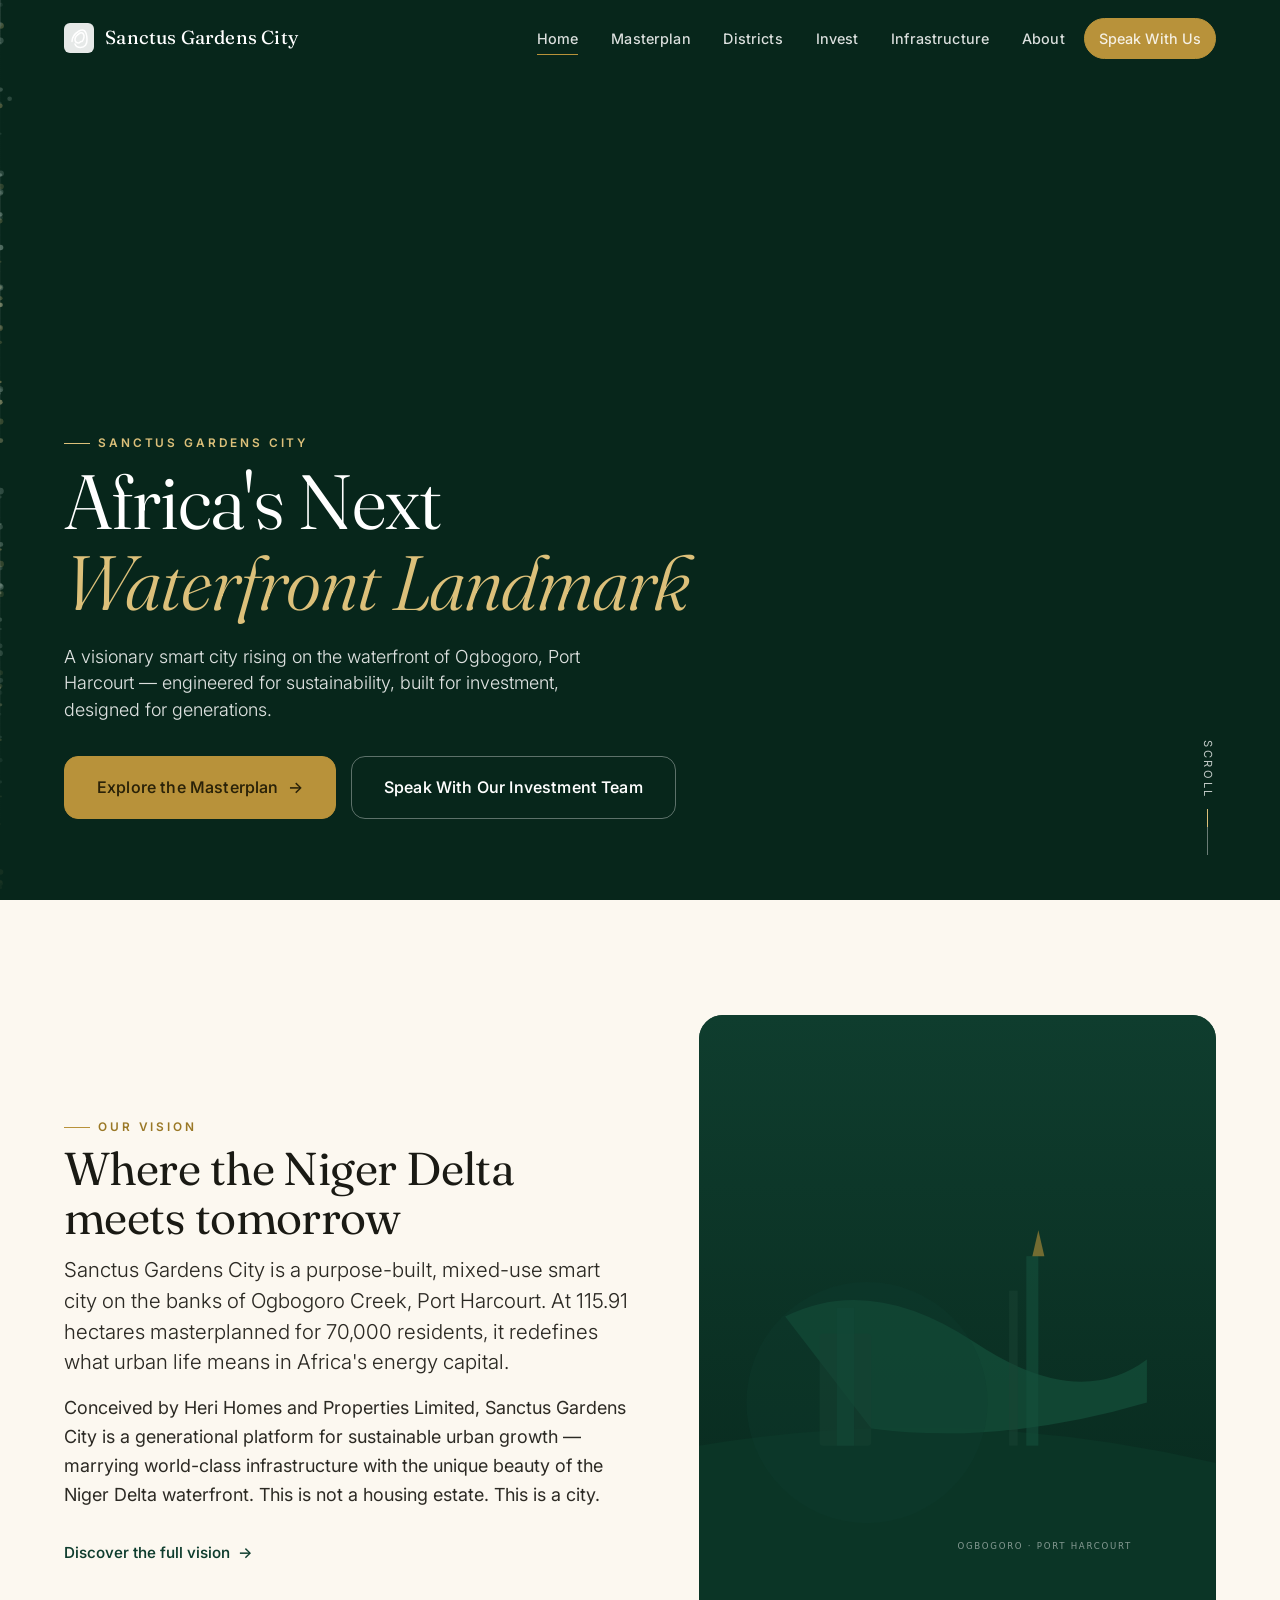
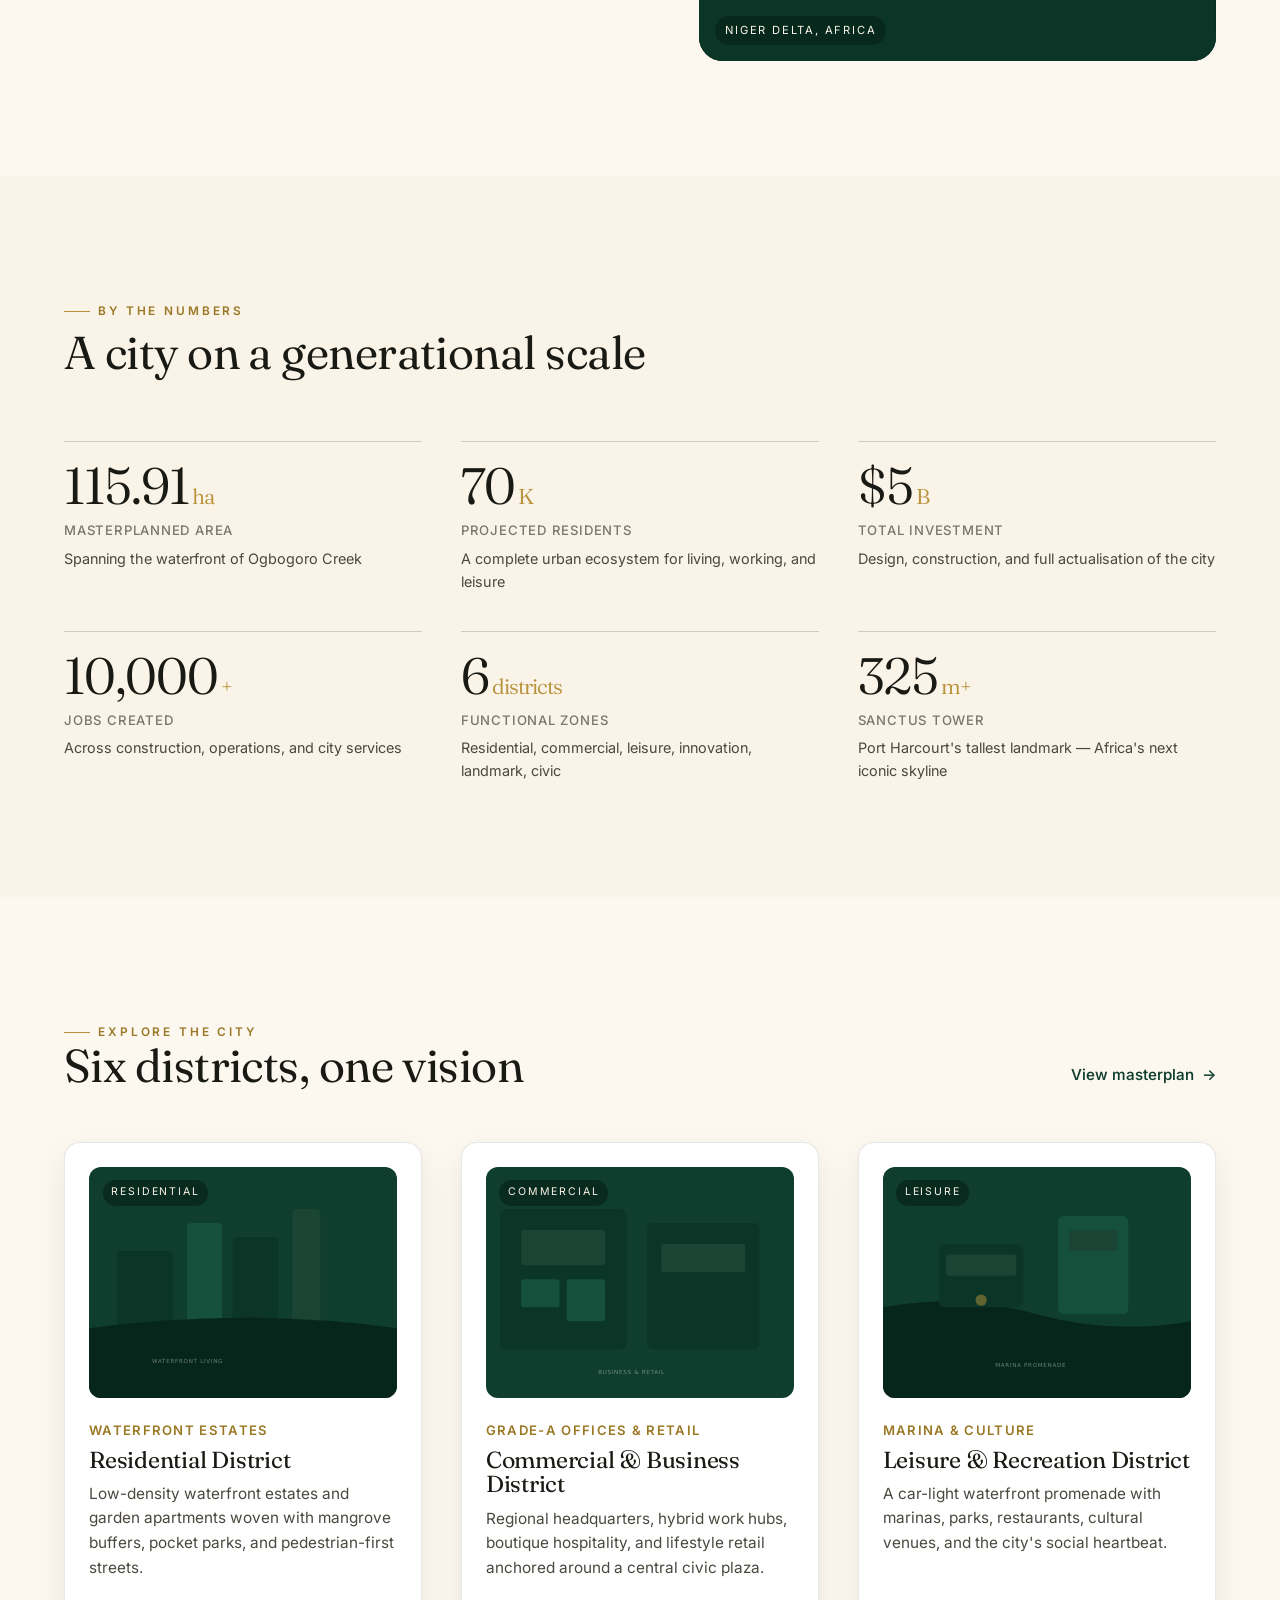
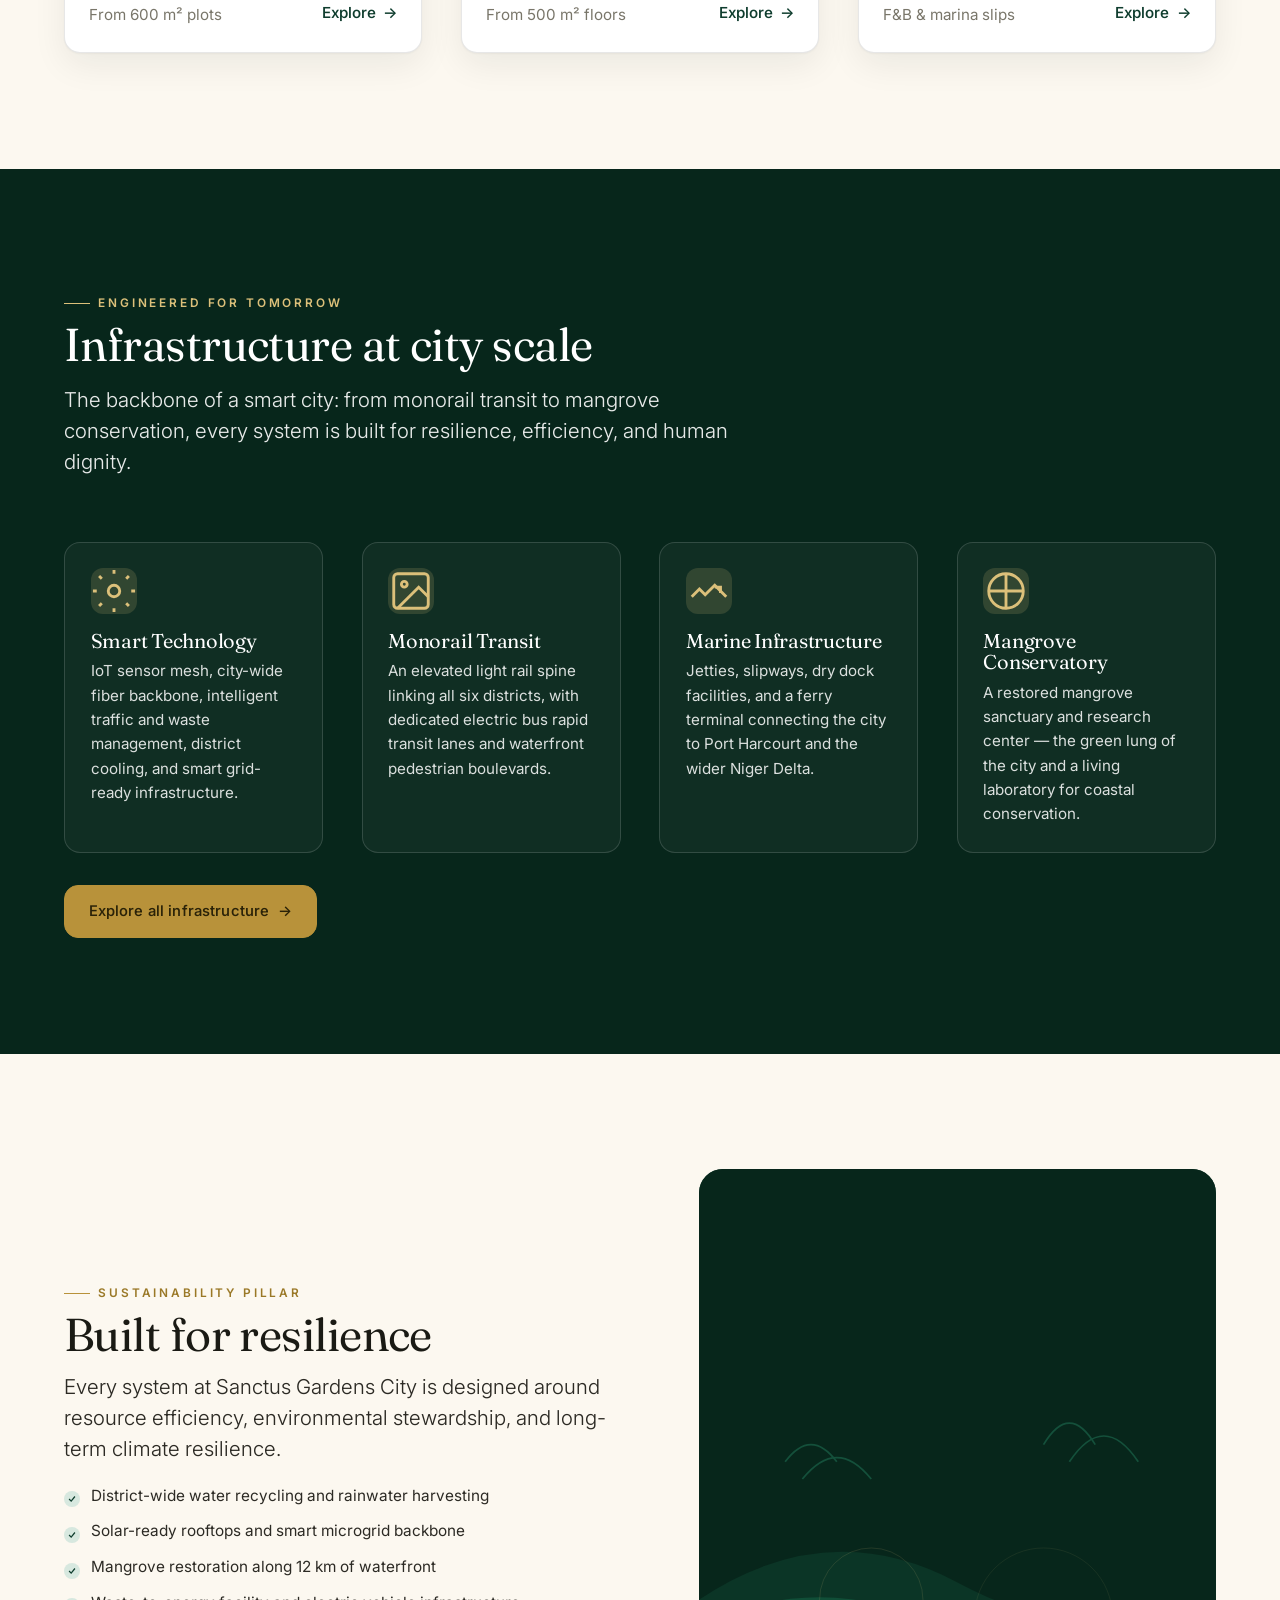
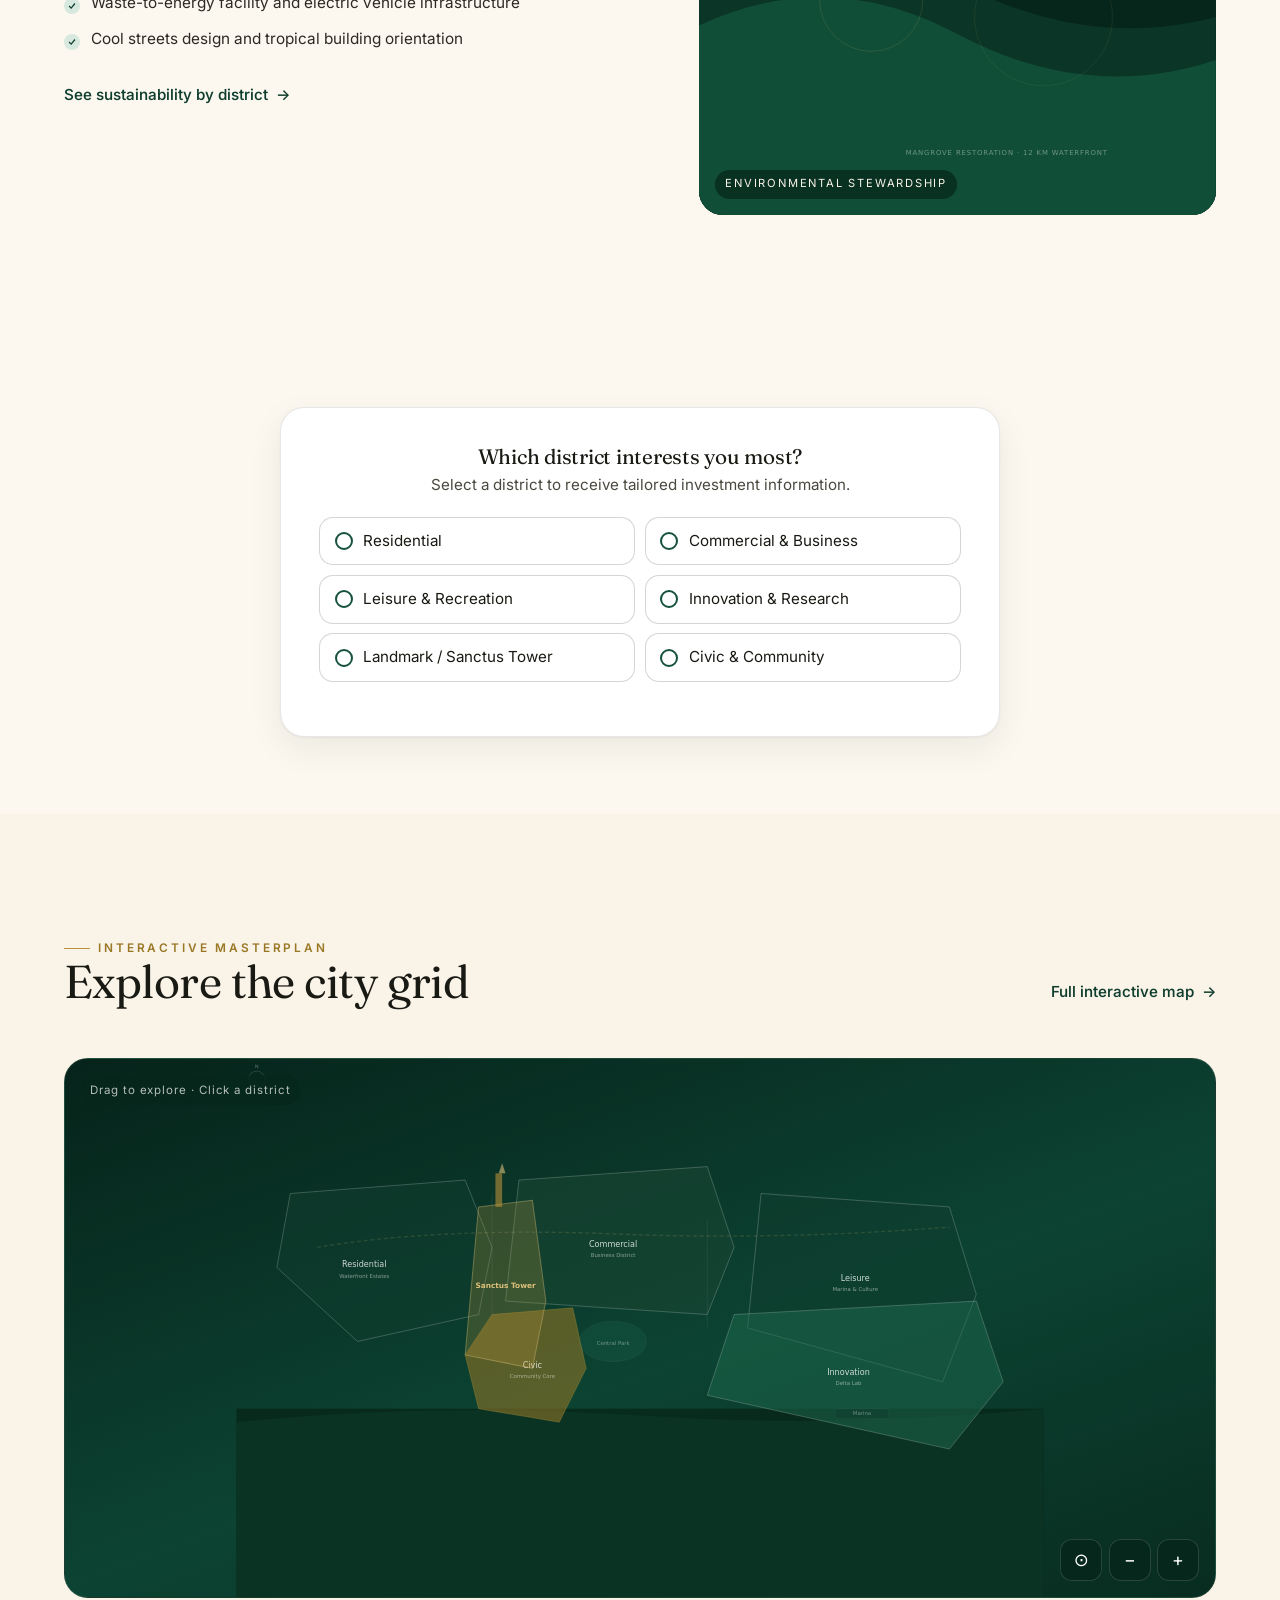
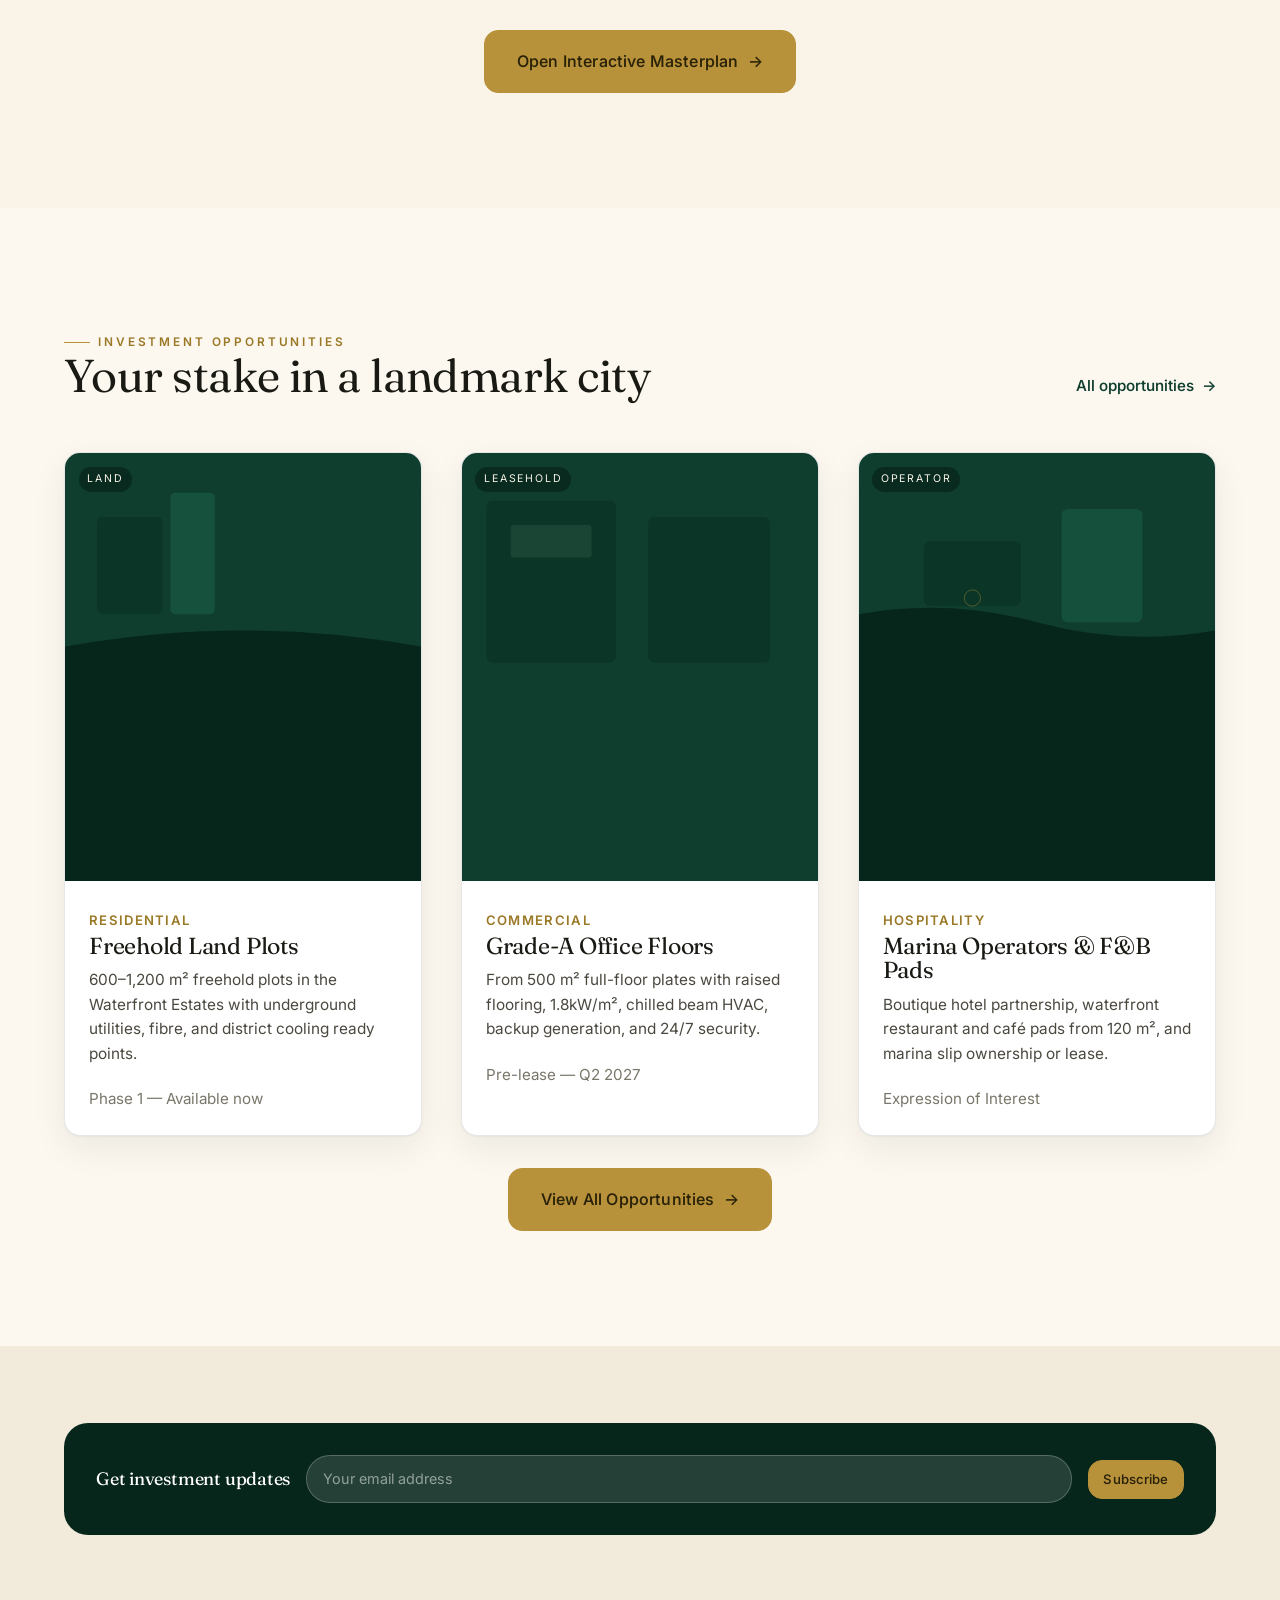
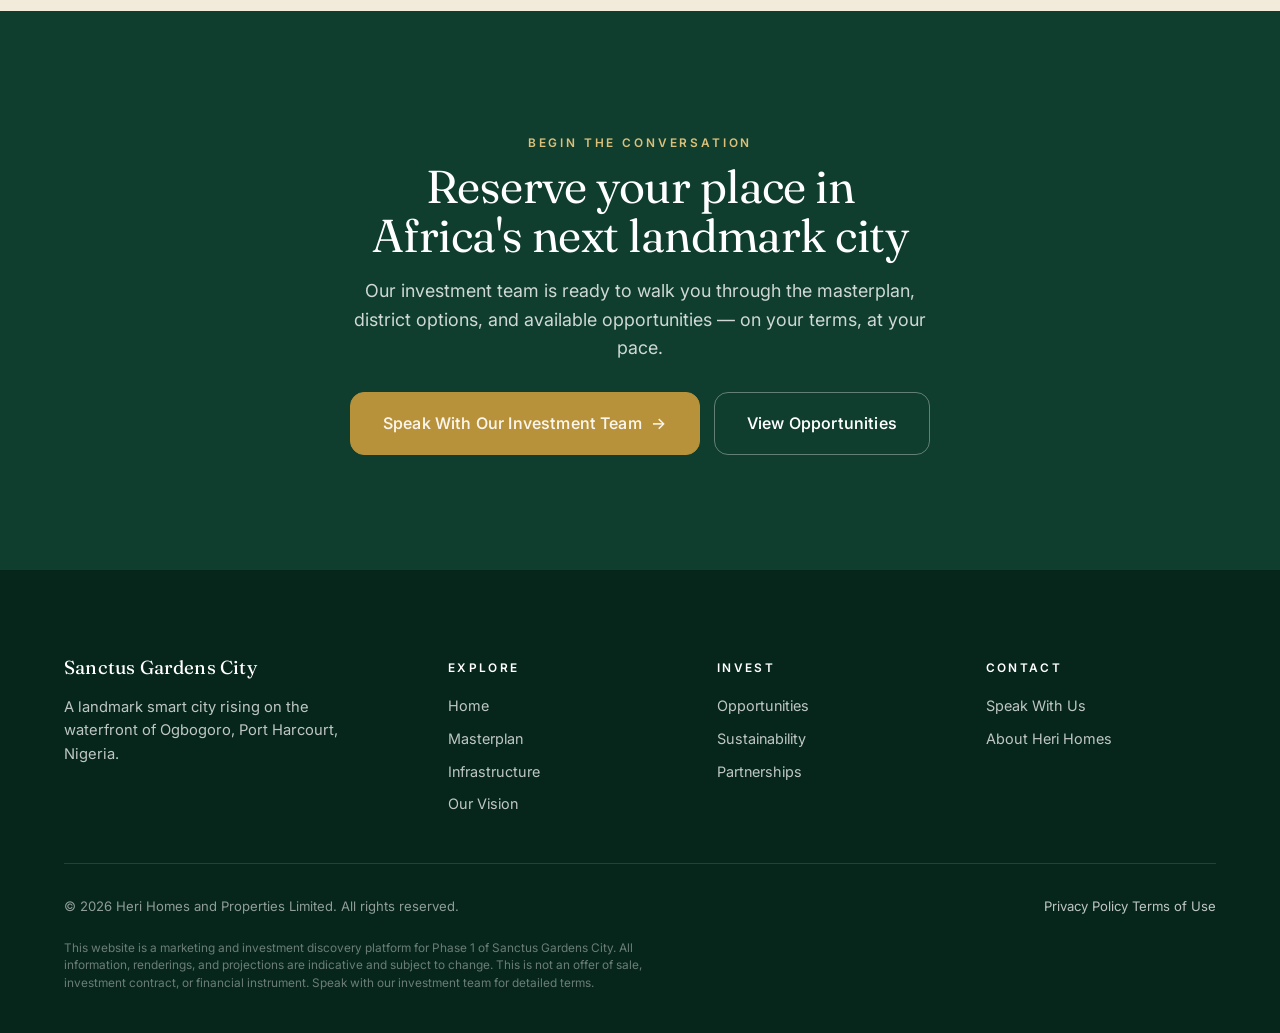
<file: index.html>
﻿<!DOCTYPE html>
<html lang="en">
<head>
<meta charset="UTF-8">
<meta name="viewport" content="width=device-width, initial-scale=1.0">
<title>Sanctus Gardens City — Africa's Next Waterfront Smart City</title>
<meta name="description" content="Sanctus Gardens City: a 115.91-hectare waterfront smart city in Ogbogoro, Port Harcourt. Developed by Heri Homes and Properties Limited.">
<link rel="preconnect" href="https://fonts.googleapis.com">
<link rel="preconnect" href="https://fonts.gstatic.com" crossorigin>
<link href="https://fonts.googleapis.com/css2?family=Fraunces:ital,opsz,wght@0,9..144,300..600;1,9..144,300..600&family=Inter:wght@300..700&display=swap" rel="stylesheet">
<link rel="stylesheet" href="assets/css/style.css">
<style>
  /* Inline overrides for homepage visual richness */
  .hero-stat { position:relative; z-index:2; }
</style>
</head>
<body>

<!-- Mobile nav -->
<nav class="mobile-nav" aria-label="Mobile navigation">
  <div class="mobile-nav__group">
    <h5>Explore</h5>
    <a href="index.html" class="mobile-nav__link">Home</a>
    <a href="masterplan.html" class="mobile-nav__link">Masterplan</a>
    <a href="infrastructure.html" class="mobile-nav__link">Infrastructure</a>
  </div>
  <div class="mobile-nav__group">
    <h5>Districts</h5>
    <a href="district.html?id=residential" class="mobile-nav__link">Residential</a>
    <a href="district.html?id=commercial" class="mobile-nav__link">Commercial</a>
    <a href="district.html?id=leisure" class="mobile-nav__link">Leisure</a>
    <a href="district.html?id=innovation" class="mobile-nav__link">Innovation</a>
    <a href="district.html?id=landmark" class="mobile-nav__link">Landmark</a>
    <a href="district.html?id=civic" class="mobile-nav__link">Civic &amp; Community</a>
  </div>
  <div class="mobile-nav__group">
    <h5>Opportunities</h5>
    <a href="opportunity.html" class="mobile-nav__link">Investment Opportunities</a>
    <a href="about-city.html" class="mobile-nav__link">Our Vision</a>
    <a href="about-heri.html" class="mobile-nav__link">Heri Homes</a>
  </div>
  <a href="contact.html" class="btn btn--gold-on-dark btn--lg mobile-nav__cta">Speak With Our Investment Team</a>
</nav>

<!-- Header -->
<header class="site-header" role="banner">
  <div class="container nav-wrap">
    <a href="index.html" class="brand">
      <span class="brand__mark">
        <svg viewBox="0 0 30 30" fill="none" xmlns="http://www.w3.org/2000/svg">
          <rect width="30" height="30" rx="6" fill="currentColor" opacity="0.9"/>
          <path d="M8 18.5c0-4.5 3-8 7-10.5s7.5-1 8 8c.3 5.5-2.2 8.5-6.5 8.5-3 0-5-2-5.5-3.5M15 20c-2 0-4-1-4-3.5s2.5-5 5-6.5c1.5-.8 3.5 0 4 2.5.3 2-1 6-2.5 6S15.5 20 15 20z" stroke="currentColor" stroke-width="1.5" stroke-linecap="round" stroke-linejoin="round" fill="none"/>
        </svg>
      </span>
      <span class="brand__name">Sanctus Gardens City</span>
    </a>
    <nav class="nav" aria-label="Main navigation">
      <a href="index.html" class="nav__link" aria-current="page">Home</a>
      <a href="masterplan.html" class="nav__link">Masterplan</a>
      <a href="district.html?id=residential" class="nav__link">Districts</a>
      <a href="opportunity.html" class="nav__link">Invest</a>
      <a href="infrastructure.html" class="nav__link">Infrastructure</a>
      <a href="about-city.html" class="nav__link">About</a>
      <a href="contact.html" class="nav__link nav__cta btn btn--gold btn--sm">Speak With Us</a>
    </nav>
    <button class="nav-toggle" aria-label="Toggle navigation menu"><span></span></button>
  </div>
</header>

<!-- ==================== HERO ==================== -->
<section class="hero" id="main" role="region" aria-label="Hero">
  <canvas class="hero__canvas" aria-hidden="true"></canvas>
  <div class="hero__scrim" style="background:linear-gradient(180deg, rgba(7,38,27,0.48) 0%, rgba(7,38,27,0.08) 28%, rgba(7,38,27,0.35) 65%, rgba(7,38,27,0.92) 100%)"></div>
  <div class="hero__inner">
    <div class="container">
      <div class="hero__eyebrow eyebrow">Sanctus Gardens City</div>
      <h1 class="hero__title">Africa's Next<br><em>Waterfront Landmark</em></h1>
      <p class="hero__sub">A visionary smart city rising on the waterfront of Ogbogoro, Port Harcourt — engineered for sustainability, built for investment, designed for generations.</p>
      <div class="hero__cta-row">
        <a href="masterplan.html" class="btn btn--gold-on-dark btn--lg" data-track="hero-explore-masterplan">Explore the Masterplan <span class="btn-arrow">→</span></a>
        <a href="contact.html" class="btn btn--on-dark btn--lg" data-track="hero-speak-with-us">Speak With Our Investment Team</a>
      </div>
    </div>
  </div>
  <div class="hero__scroll"><span>Scroll</span><i></i></div>
</section>

<!-- ==================== VISION STATEMENT ==================== -->
<section class="section">
  <div class="container">
    <div class="split">
      <div class="reveal">
        <span class="eyebrow">Our Vision</span>
        <h2 style="margin-top:0.5rem">Where the Niger Delta meets tomorrow</h2>
        <p class="lead" style="margin-top:0.8rem">Sanctus Gardens City is a purpose-built, mixed-use smart city on the banks of Ogbogoro Creek, Port Harcourt. At 115.91 hectares masterplanned for 70,000 residents, it redefines what urban life means in Africa's energy capital.</p>
        <p style="margin-top:1rem;color:var(--charcoal-700);max-width:60ch">Conceived by Heri Homes and Properties Limited, Sanctus Gardens City is a generational platform for sustainable urban growth — marrying world-class infrastructure with the unique beauty of the Niger Delta waterfront. This is not a housing estate. This is a city.</p>
        <div style="margin-top:1.8rem">
          <a href="about-city.html" class="text-link">Discover the full vision <span class="btn-arrow">→</span></a>
        </div>
      </div>
      <div class="split__media reveal">
        <svg viewBox="0 0 600 750" preserveAspectRatio="xMidYMid slice" xmlns="http://www.w3.org/2000/svg">
          <defs><linearGradient id="vg" x1="0" y1="0" x2="0" y2="1"><stop offset="0%" stop-color="#0F3D2E"/><stop offset="100%" stop-color="#07261B"/></linearGradient></defs>
          <rect width="600" height="750" fill="url(#vg)"/>
          <path d="M0 500 Q300 450 600 520 L600 750 L0 750Z" fill="#0B3526"/>
          <path d="M100 350 Q200 300 320 380 Q440 460 520 400 L520 450 Q350 500 200 480 Z" fill="#14503B" opacity="0.7"/>
          <rect x="380" y="280" width="14" height="220" fill="#15513C" opacity="0.6"/>
          <rect x="360" y="320" width="10" height="180" fill="#1A4534" opacity="0.5"/>
          <polygon points="387,280 394,250 401,280" fill="#B8923A" opacity="0.6"/>
          <rect x="140" y="370" width="60" height="130" fill="#1A4534" opacity="0.5" rx="4"/>
          <rect x="160" y="340" width="20" height="160" fill="#15513C" opacity="0.5"/>
          <circle cx="195" cy="450" r="140" fill="#0F3D2E" opacity="0.3"/>
          <text x="300" y="620" font-family="system-ui" font-size="10" fill="rgba(255,255,255,0.5)" letter-spacing="2">OGBOGORO · PORT HARCOURT</text>
        </svg>
        <span class="badge">Niger Delta, Africa</span>
      </div>
    </div>
  </div>
</section>

<!-- ==================== STATS ==================== -->
<section class="section bg-alt">
  <div class="container">
    <div class="section__head">
      <span class="eyebrow">By The Numbers</span>
      <h2>A city on a generational scale</h2>
    </div>
    <div class="stats reveal-stagger">
      <div class="stat">
        <div class="stat__num">115.91<span class="unit">ha</span></div>
        <div class="stat__label">Masterplanned Area</div>
        <div class="stat__desc">Spanning the waterfront of Ogbogoro Creek</div>
      </div>
      <div class="stat">
        <div class="stat__num">70<span class="unit">K</span></div>
        <div class="stat__label">Projected Residents</div>
        <div class="stat__desc">A complete urban ecosystem for living, working, and leisure</div>
      </div>
      <div class="stat">
        <div class="stat__num">$5<span class="unit">B</span></div>
        <div class="stat__label">Total Investment</div>
        <div class="stat__desc">Design, construction, and full actualisation of the city</div>
      </div>
      <div class="stat">
        <div class="stat__num">10,000<span class="unit">+</span></div>
        <div class="stat__label">Jobs Created</div>
        <div class="stat__desc">Across construction, operations, and city services</div>
      </div>
      <div class="stat">
        <div class="stat__num">6<span class="unit">districts</span></div>
        <div class="stat__label">Functional Zones</div>
        <div class="stat__desc">Residential, commercial, leisure, innovation, landmark, civic</div>
      </div>
      <div class="stat">
        <div class="stat__num">325<span class="unit">m+</span></div>
        <div class="stat__label">Sanctus Tower</div>
        <div class="stat__desc">Port Harcourt's tallest landmark — Africa's next iconic skyline</div>
      </div>
    </div>
  </div>
</section>

<!-- ==================== FEATURED DISTRICTS ==================== -->
<section class="section">
  <div class="container">
    <div class="section__title-row">
      <div>
        <span class="eyebrow">Explore the City</span>
        <h2>Six districts, one vision</h2>
      </div>
      <a href="masterplan.html" class="text-link" data-track="section-view-masterplan">View masterplan <span class="btn-arrow">→</span></a>
    </div>
    <div class="grid grid--3 reveal-stagger">
      <article class="card">
        <div class="card__media">
          <svg viewBox="0 0 440 330" preserveAspectRatio="xMidYMid slice" xmlns="http://www.w3.org/2000/svg">
            <rect width="440" height="330" fill="#0F3D2E"/>
            <rect x="40" y="120" width="80" height="110" fill="#0B3526" rx="6"/>
            <rect x="140" y="80" width="50" height="150" fill="#15513C" rx="6"/>
            <rect x="205" y="100" width="65" height="130" fill="#0B3526" rx="6"/>
            <rect x="290" y="60" width="40" height="170" fill="#1A4534" rx="6"/>
            <path d="M0 230 Q220 200 440 230 V330 H0Z" fill="#07261B"/>
            <text x="90" y="280" font-family="system-ui" font-size="8" fill="rgba(255,255,255,0.4)" letter-spacing="1">WATERFRONT LIVING</text>
          </svg>
          <span class="card__tag">Residential</span>
        </div>
        <span class="card__sub">Waterfront Estates</span>
        <h3 class="card__title"><a href="district.html?id=residential">Residential District</a></h3>
        <p class="card__text">Low-density waterfront estates and garden apartments woven with mangrove buffers, pocket parks, and pedestrian-first streets.</p>
        <div class="card__foot">
          <span class="sibling">From 600 m² plots</span>
          <a href="district.html?id=residential" class="text-link">Explore <span class="btn-arrow">→</span></a>
        </div>
      </article>
      <article class="card">
        <div class="card__media">
          <svg viewBox="0 0 440 330" preserveAspectRatio="xMidYMid slice" xmlns="http://www.w3.org/2000/svg">
            <rect width="440" height="330" fill="#0F3D2E"/>
            <rect x="20" y="60" width="180" height="200" fill="#0B3526" rx="8"/>
            <rect x="50" y="90" width="120" height="50" fill="#1A4534" rx="4"/>
            <rect x="50" y="160" width="55" height="40" fill="#14503B" rx="4"/>
            <rect x="115" y="160" width="55" height="60" fill="#14503B" rx="4"/>
            <rect x="230" y="80" width="160" height="180" fill="#0B3526" rx="8"/>
            <rect x="250" y="110" width="120" height="40" fill="#1A4534" rx="4"/>
            <text x="160" y="295" font-family="system-ui" font-size="8" fill="rgba(255,255,255,0.4)" letter-spacing="1">BUSINESS &amp; RETAIL</text>
          </svg>
          <span class="card__tag">Commercial</span>
        </div>
        <span class="card__sub">Grade-A Offices &amp; Retail</span>
        <h3 class="card__title"><a href="district.html?id=commercial">Commercial &amp; Business District</a></h3>
        <p class="card__text">Regional headquarters, hybrid work hubs, boutique hospitality, and lifestyle retail anchored around a central civic plaza.</p>
        <div class="card__foot">
          <span class="sibling">From 500 m² floors</span>
          <a href="district.html?id=commercial" class="text-link">Explore <span class="btn-arrow">→</span></a>
        </div>
      </article>
      <article class="card">
        <div class="card__media">
          <svg viewBox="0 0 440 330" preserveAspectRatio="xMidYMid slice" xmlns="http://www.w3.org/2000/svg">
            <rect width="440" height="330" fill="#0F3D2E"/>
            <path d="M0 200 Q110 180 220 210 Q330 240 440 220 V330 H0Z" fill="#07261B"/>
            <rect x="80" y="110" width="120" height="90" fill="#0B3526" rx="8"/>
            <rect x="90" y="125" width="100" height="30" fill="#1A4534" rx="4"/>
            <rect x="250" y="70" width="100" height="140" fill="#14503B" rx="8"/>
            <rect x="265" y="90" width="70" height="30" fill="#1A4534" rx="4"/>
            <circle cx="140" cy="190" r="8" fill="#B8923A" opacity="0.5"/>
            <text x="160" y="285" font-family="system-ui" font-size="8" fill="rgba(255,255,255,0.4)" letter-spacing="1">MARINA PROMENADE</text>
          </svg>
          <span class="card__tag">Leisure</span>
        </div>
        <span class="card__sub">Marina &amp; Culture</span>
        <h3 class="card__title"><a href="district.html?id=leisure">Leisure &amp; Recreation District</a></h3>
        <p class="card__text">A car-light waterfront promenade with marinas, parks, restaurants, cultural venues, and the city's social heartbeat.</p>
        <div class="card__foot">
          <span class="sibling">F&B &amp; marina slips</span>
          <a href="district.html?id=leisure" class="text-link">Explore <span class="btn-arrow">→</span></a>
        </div>
      </article>
    </div>
  </div>
</section>

<!-- ==================== INFRASTRUCTURE ==================== -->
<section class="section bg-dark">
  <div class="container">
    <div class="section__head">
      <span class="eyebrow">Engineered for Tomorrow</span>
      <h2>Infrastructure at city scale</h2>
      <p class="lead">The backbone of a smart city: from monorail transit to mangrove conservation, every system is built for resilience, efficiency, and human dignity.</p>
    </div>
    <div class="grid grid--4 reveal-stagger">
      <div class="pillar">
        <div class="pillar__icon"><svg viewBox="0 0 24 24" fill="none" stroke="currentColor" stroke-width="1.5"><circle cx="12" cy="12" r="3"/><path d="M12 1v2M12 21v2M4.22 4.22l1.42 1.42M18.36 18.36l1.42 1.42M1 12h2M21 12h2M4.22 19.78l1.42-1.42M18.36 5.64l1.42-1.42"/></svg></div>
        <h3>Smart Technology</h3>
        <p>IoT sensor mesh, city-wide fiber backbone, intelligent traffic and waste management, district cooling, and smart grid-ready infrastructure.</p>
      </div>
      <div class="pillar">
        <div class="pillar__icon"><svg viewBox="0 0 24 24" fill="none" stroke="currentColor" stroke-width="1.5"><rect x="3" y="3" width="18" height="18" rx="2"/><circle cx="8.5" cy="8.5" r="1.5"/><path d="M21 15l-5-5L5 21"/></svg></div>
        <h3>Monorail Transit</h3>
        <p>An elevated light rail spine linking all six districts, with dedicated electric bus rapid transit lanes and waterfront pedestrian boulevards.</p>
      </div>
      <div class="pillar">
        <div class="pillar__icon"><svg viewBox="0 0 24 24" fill="none" stroke="currentColor" stroke-width="1.5"><path d="M3 15l4-4 3 3 5-5 6 6"/><path d="M15 10h3v3"/></svg></div>
        <h3>Marine Infrastructure</h3>
        <p>Jetties, slipways, dry dock facilities, and a ferry terminal connecting the city to Port Harcourt and the wider Niger Delta.</p>
      </div>
      <div class="pillar">
        <div class="pillar__icon"><svg viewBox="0 0 24 24" fill="none" stroke="currentColor" stroke-width="1.5"><path d="M12 3v18M3 12h18"/><circle cx="12" cy="12" r="9"/></svg></div>
        <h3>Mangrove Conservatory</h3>
        <p>A restored mangrove sanctuary and research center — the green lung of the city and a living laboratory for coastal conservation.</p>
      </div>
    </div>
    <div style="margin-top:2rem">
      <a href="infrastructure.html" class="btn btn--gold-on-dark" data-track="cta-infrastructure">Explore all infrastructure <span class="btn-arrow">→</span></a>
    </div>
  </div>
</section>

<!-- ==================== SUSTAINABILITY ==================== -->
<section class="section">
  <div class="container">
    <div class="split split--reverse">
      <div class="reveal">
        <span class="eyebrow">Sustainability Pillar</span>
        <h2 style="margin-top:0.5rem">Built for resilience</h2>
        <p class="lead" style="margin-top:0.8rem">Every system at Sanctus Gardens City is designed around resource efficiency, environmental stewardship, and long-term climate resilience.</p>
        <ul class="tick">
          <li>District-wide water recycling and rainwater harvesting</li>
          <li>Solar-ready rooftops and smart microgrid backbone</li>
          <li>Mangrove restoration along 12 km of waterfront</li>
          <li>Waste-to-energy facility and electric vehicle infrastructure</li>
          <li>Cool streets design and tropical building orientation</li>
        </ul>
        <div style="margin-top:1.8rem">
          <a href="district.html?id=leisure" class="text-link">See sustainability by district <span class="btn-arrow">→</span></a>
        </div>
      </div>
      <div class="split__media reveal">
        <svg viewBox="0 0 600 750" preserveAspectRatio="xMidYMid slice" xmlns="http://www.w3.org/2000/svg">
          <rect width="600" height="750" fill="#07261B"/>
          <path d="M0 500 Q150 400 300 480 Q450 560 600 520 V750 H0Z" fill="#0B3526"/>
          <path d="M0 530 Q150 460 300 540 Q450 620 600 570 V750 H0Z" fill="#104E37"/>
          <path d="M100 340 Q130 300 160 340" fill="none" stroke="#14503B" stroke-width="2"/>
          <path d="M120 360 Q160 310 200 360" fill="none" stroke="#14503B" stroke-width="2"/>
          <path d="M400 320 Q430 270 460 320" fill="none" stroke="#14503B" stroke-width="2"/>
          <path d="M430 340 Q470 280 510 340" fill="none" stroke="#14503B" stroke-width="2"/>
          <circle cx="200" cy="500" r="60" fill="none" stroke="#DCC07A" stroke-width="0.5" opacity="0.3"/>
          <circle cx="400" cy="520" r="80" fill="none" stroke="#DCC07A" stroke-width="0.5" opacity="0.2"/>
          <text x="240" y="680" font-family="system-ui" font-size="8" fill="rgba(255,255,255,0.4)" letter-spacing="1">MANGROVE RESTORATION · 12 KM WATERFRONT</text>
        </svg>
        <span class="badge">Environmental Stewardship</span>
      </div>
    </div>
  </div>
</section>

<!-- ==================== DISTRICT INTEREST POLL ==================== -->
<section class="section" style="padding-block:clamp(50px, 6vw, 90px)">
  <div class="container">
    <div class="poll reveal" style="max-width:720px;margin:0 auto;text-align:center">
      <h3 class="poll__title">Which district interests you most?</h3>
      <p class="poll__sub">Select a district to receive tailored investment information.</p>
      <div class="poll__options" id="district-poll" style="text-align:left">
        <label class="poll__opt" data-district="residential"><span class="poll__dot"></span> Residential</label>
        <label class="poll__opt" data-district="commercial"><span class="poll__dot"></span> Commercial &amp; Business</label>
        <label class="poll__opt" data-district="leisure"><span class="poll__dot"></span> Leisure &amp; Recreation</label>
        <label class="poll__opt" data-district="innovation"><span class="poll__dot"></span> Innovation &amp; Research</label>
        <label class="poll__opt" data-district="landmark"><span class="poll__dot"></span> Landmark / Sanctus Tower</label>
        <label class="poll__opt" data-district="civic"><span class="poll__dot"></span> Civic &amp; Community</label>
      </div>
      <p class="soft mt-2" style="font-size:0.85rem;text-align:center" id="poll-result"></p>
    </div>
  </div>
</section>

<!-- ==================== MASTERPLAN PREVIEW ==================== -->
<section class="section bg-alt">
  <div class="container">
    <div class="section__title-row">
      <div>
        <span class="eyebrow">Interactive Masterplan</span>
        <h2>Explore the city grid</h2>
      </div>
      <a href="masterplan.html" class="text-link">Full interactive map <span class="btn-arrow">→</span></a>
    </div>
    <div class="masterplan" style="min-height:60vh">
      <div class="masterplan__stage" style="position:absolute;inset:0;z-index:2;cursor:grab">
        <div class="svg-stage" style="position:absolute;inset:0;transform-origin:center center">
          <svg viewBox="0 0 1200 800" style="width:100%;height:100%" xmlns="http://www.w3.org/2000/svg">
            <rect x="0" y="520" width="1200" height="280" fill="#06271b" opacity="0.85"/>
            <path d="M0 540 Q300 510 600 530 Q900 550 1200 520 V800 H0Z" fill="#0A3324"/>
            <g class="district" data-district="residential" data-name="Residential District" data-tag="Waterfront Estates" style="cursor:pointer">
              <path d="M80 200 L340 180 L380 280 L360 380 L180 420 L60 310Z" fill="rgba(15,61,46,0.55)" stroke="rgba(255,255,255,0.25)" stroke-width="1.2"/>
              <text x="190" y="310" fill="#fff" font-size="12" font-family="system-ui" font-weight="500" text-anchor="middle" opacity="0.8">Residential</text>
              <text x="190" y="325" fill="rgba(255,255,255,0.5)" font-size="8" font-family="system-ui" text-anchor="middle">Waterfront Estates</text>
            </g>
            <g class="district" data-district="commercial" data-name="Commercial District" data-tag="Business &amp; Retail" style="cursor:pointer">
              <path d="M420 180 L700 160 L740 280 L700 380 L400 360Z" fill="rgba(26,69,52,0.55)" stroke="rgba(255,255,255,0.25)" stroke-width="1.2"/>
              <text x="560" y="280" fill="#fff" font-size="12" font-family="system-ui" font-weight="500" text-anchor="middle" opacity="0.8">Commercial</text>
              <text x="560" y="295" fill="rgba(255,255,255,0.5)" font-size="8" font-family="system-ui" text-anchor="middle">Business District</text>
            </g>
            <g class="district" data-district="leisure" data-name="Leisure District" data-tag="Marina &amp; Culture" style="cursor:pointer">
              <path d="M780 200 L1060 220 L1100 350 L1050 480 L760 400Z" fill="rgba(15,61,46,0.55)" stroke="rgba(255,255,255,0.25)" stroke-width="1.2"/>
              <text x="920" y="330" fill="#fff" font-size="12" font-family="system-ui" font-weight="500" text-anchor="middle" opacity="0.8">Leisure</text>
              <text x="920" y="345" fill="rgba(255,255,255,0.5)" font-size="8" font-family="system-ui" text-anchor="middle">Marina &amp; Culture</text>
            </g>
            <g class="district" data-district="innovation" data-name="Innovation District" data-tag="Research &amp; Tech" style="cursor:pointer">
              <path d="M740 380 L1100 360 L1140 480 L1060 580 L700 500Z" fill="rgba(31,106,79,0.5)" stroke="rgba(255,255,255,0.25)" stroke-width="1.2"/>
              <text x="910" y="470" fill="#fff" font-size="12" font-family="system-ui" font-weight="500" text-anchor="middle" opacity="0.8">Innovation</text>
              <text x="910" y="485" fill="rgba(255,255,255,0.5)" font-size="8" font-family="system-ui" text-anchor="middle">Delta Lab</text>
            </g>
            <!-- Civic & Community -->
            <g class="district" data-district="civic" data-name="Civic &amp; Community District" data-tag="Civic Core" style="cursor:pointer">
              <path d="M380 380 L500 370 L520 460 L480 540 L360 520 L340 440Z" fill="rgba(154,120,38,0.55)" stroke="rgba(184,146,58,0.4)" stroke-width="1.2"/>
              <text x="440" y="460" fill="#fff" font-size="12" font-family="system-ui" font-weight="500" text-anchor="middle" opacity="0.8">Civic</text>
              <text x="440" y="475" fill="rgba(255,255,255,0.5)" font-size="8" font-family="system-ui" text-anchor="middle">Community Core</text>
            </g>
            <g class="district" data-district="landmark" data-name="Landmark District" data-tag="Sanctus Tower" style="cursor:pointer">
              <path d="M360 220 L440 210 L460 360 L440 460 L340 440Z" fill="rgba(184,146,58,0.25)" stroke="rgba(220,192,122,0.4)" stroke-width="1.5"/>
              <rect x="385" y="170" width="10" height="50" fill="#B8923A" opacity="0.6"/>
              <polygon points="390,170 395,155 400,170" fill="#DCC07A" opacity="0.6"/>
              <text x="400" y="340" fill="#DCC07A" font-size="11" font-family="system-ui" font-weight="600" text-anchor="middle">Sanctus Tower</text>
            </g>
            <line x1="380" y1="200" x2="380" y2="380" stroke="rgba(255,255,255,0.1)" stroke-width="1"/>
            <line x1="700" y1="240" x2="700" y2="400" stroke="rgba(255,255,255,0.1)" stroke-width="1"/>
            <path d="M120 280 Q300 250 560 260 Q800 270 1060 250" fill="none" stroke="rgba(220,192,122,0.15)" stroke-width="2" stroke-dasharray="6,4"/>
            <ellipse cx="560" cy="420" rx="50" ry="30" fill="rgba(31,106,79,0.25)" stroke="rgba(255,255,255,0.12)" stroke-width="0.5"/>
            <text x="560" y="425" fill="rgba(255,255,255,0.4)" font-size="8" font-family="system-ui" text-anchor="middle">Central Park</text>
            <rect x="890" y="520" width="80" height="15" fill="rgba(15,61,46,0.5)" rx="4" stroke="rgba(255,255,255,0.15)" stroke-width="0.5"/>
            <text x="930" y="530" fill="rgba(255,255,255,0.4)" font-size="8" font-family="system-ui" text-anchor="middle">Marina</text>
            <circle cx="30" cy="30" r="12" fill="none" stroke="rgba(255,255,255,0.2)" stroke-width="1"/>
            <text x="30" y="14" fill="rgba(255,255,255,0.4)" font-size="7" text-anchor="middle">N</text>
          </svg>
        </div>
      </div>
      <div class="masterplan__tooltip"><span></span><h6></h6></div>
      <div class="masterplan__hud masterplan__hud--br">
        <button class="mp-btn mp-zoom-in" aria-label="Zoom in">+</button>
        <button class="mp-btn mp-zoom-out" aria-label="Zoom out">−</button>
        <button class="mp-btn mp-reset" aria-label="Reset view">⊙</button>
      </div>
      <div class="masterplan__hud masterplan__hud--tl">
        <span class="mp-hint">Drag to explore · Click a district</span>
      </div>
    </div>
    <div class="center" style="margin-top:2rem">
      <a href="masterplan.html" class="btn btn--gold btn--lg" data-track="cta-open-masterplan">Open Interactive Masterplan <span class="btn-arrow">→</span></a>
    </div>
  </div>
</section>

<!-- ==================== OPPORTUNITIES ==================== -->
<section class="section">
  <div class="container">
    <div class="section__title-row">
      <div>
        <span class="eyebrow">Investment Opportunities</span>
        <h2>Your stake in a landmark city</h2>
      </div>
      <a href="opportunity.html" class="text-link">All opportunities <span class="btn-arrow">→</span></a>
    </div>
    <div class="grid grid--3 reveal-stagger">
      <article class="card card--cinema" style="padding:0;overflow:hidden">
        <div class="card__media" style="aspect-ratio:5/6;margin:0;border-radius:0">
          <svg viewBox="0 0 440 530" preserveAspectRatio="xMidYMid slice"><rect width="440" height="530" fill="#0F3D2E"/><rect x="40" y="80" width="80" height="120" fill="#0B3526" rx="6"/><rect x="130" y="50" width="55" height="150" fill="#15513C" rx="6"/><path d="M0 240 Q220 200 440 240 V530 H0Z" fill="#07261B"/></svg>
          <span class="card__tag">Land</span>
        </div>
        <div style="padding:1.5rem">
          <span class="card__sub">Residential</span>
          <h3 class="card__title">Freehold Land Plots</h3>
          <p class="card__text">600–1,200 m² freehold plots in the Waterfront Estates with underground utilities, fibre, and district cooling ready points.</p>
          <div class="card__foot"><span class="sibling">Phase 1 — Available now</span></div>
        </div>
      </article>
      <article class="card card--cinema" style="padding:0;overflow:hidden">
        <div class="card__media" style="aspect-ratio:5/6;margin:0;border-radius:0">
          <svg viewBox="0 0 440 530" preserveAspectRatio="xMidYMid slice"><rect width="440" height="530" fill="#0F3D2E"/><rect x="30" y="60" width="160" height="200" fill="#0B3526" rx="8"/><rect x="60" y="90" width="100" height="40" fill="#1A4534" rx="4"/><rect x="230" y="80" width="150" height="180" fill="#0B3526" rx="8"/></svg>
          <span class="card__tag">Leasehold</span>
        </div>
        <div style="padding:1.5rem">
          <span class="card__sub">Commercial</span>
          <h3 class="card__title">Grade-A Office Floors</h3>
          <p class="card__text">From 500 m² full-floor plates with raised flooring, 1.8kW/m², chilled beam HVAC, backup generation, and 24/7 security.</p>
          <div class="card__foot"><span class="sibling">Pre-lease — Q2 2027</span></div>
        </div>
      </article>
      <article class="card card--cinema" style="padding:0;overflow:hidden">
        <div class="card__media" style="aspect-ratio:5/6;margin:0;border-radius:0">
          <svg viewBox="0 0 440 530" preserveAspectRatio="xMidYMid slice"><rect width="440" height="530" fill="#0F3D2E"/><path d="M0 200 Q110 180 220 210 Q330 240 440 220 V530 H0Z" fill="#07261B"/><rect x="80" y="110" width="120" height="80" fill="#0B3526" rx="8"/><rect x="250" y="70" width="100" height="140" fill="#14503B" rx="8"/><circle cx="140" cy="180" r="10" fill="none" stroke="#B8923A" stroke-width="1" opacity="0.5"/></svg>
          <span class="card__tag">Operator</span>
        </div>
        <div style="padding:1.5rem">
          <span class="card__sub">Hospitality</span>
          <h3 class="card__title">Marina Operators &amp; F&B Pads</h3>
          <p class="card__text">Boutique hotel partnership, waterfront restaurant and café pads from 120 m², and marina slip ownership or lease.</p>
          <div class="card__foot"><span class="sibling">Expression of Interest</span></div>
        </div>
      </article>
    </div>
    <div class="center" style="margin-top:2rem">
      <a href="opportunity.html" class="btn btn--gold btn--lg" data-track="cta-view-opportunities">View All Opportunities <span class="btn-arrow">→</span></a>
    </div>
  </div>
</section>

<!-- ==================== MINI LEAD CAPTURE ==================== -->
<section class="section--tight" style="background:var(--cream-200)">
  <div class="container">
    <form class="sgc-form poll__mini" data-name="mini newsletter signup" style="margin:0">
      <div class="form-body" style="display:flex;gap:1rem;align-items:center;flex-wrap:wrap;width:100%">
        <h4>Get investment updates</h4>
        <input type="hidden" name="subject" value="Investment updates signup">
        <input type="hidden" name="lead_type" value="newsletter_subscriber">
        <input type="email" name="email" required placeholder="Your email address" style="flex:1;min-width:200px;background:rgba(255,255,255,0.12);border:1px solid rgba(255,255,255,0.22);color:#fff;padding:0.7rem 1rem;border-radius:999px;font-size:0.9rem">
        <button type="submit" class="btn btn--gold btn--sm">Subscribe</button>
        <div class="form-status" style="display:none;width:100%;font-size:0.85rem;color:var(--gold-300)"></div>
      </div>
      <div class="form-success" style="display:none;width:100%;text-align:center;color:var(--gold-300)">
        <strong>You're subscribed.</strong> We'll send investment updates as they become available.
      </div>
    </form>
  </div>
</section>

<!-- ==================== CTA ==================== -->
<section class="section bg-green">
  <div class="container center">
    <div>
      <span class="eyebrow eyebrow--plain">Begin the conversation</span>
      <h2 style="color:#fff;max-width:20ch;margin-inline:auto;margin-top:0.5rem">Reserve your place in Africa's next landmark city</h2>
      <p style="color:rgba(255,255,255,0.8);max-width:52ch;margin-inline:auto;margin-top:1rem;font-size:1.12rem">Our investment team is ready to walk you through the masterplan, district options, and available opportunities — on your terms, at your pace.</p>
      <div class="hero__cta-row" style="justify-content:center;margin-top:1.8rem">
        <a href="contact.html" class="btn btn--gold-on-dark btn--lg" data-track="cta-speak-with-us-bottom">Speak With Our Investment Team <span class="btn-arrow">→</span></a>
        <a href="opportunity.html" class="btn btn--on-dark btn--lg" data-track="cta-view-opps-bottom">View Opportunities</a>
      </div>
    </div>
  </div>
</section>

<!-- Footer -->
<footer class="site-footer" role="contentinfo">
  <div class="container">
    <div class="footer-top">
      <div class="footer-brand">
        <a href="index.html" class="brand brand__name" style="color:#fff">Sanctus Gardens City</a>
        <p>A landmark smart city rising on the waterfront of Ogbogoro, Port Harcourt, Nigeria.</p>
      </div>
      <div class="footer-col">
        <h5>Explore</h5>
        <ul>
          <li><a href="index.html">Home</a></li>
          <li><a href="masterplan.html">Masterplan</a></li>
          <li><a href="infrastructure.html">Infrastructure</a></li>
          <li><a href="about-city.html">Our Vision</a></li>
        </ul>
      </div>
      <div class="footer-col">
        <h5>Invest</h5>
        <ul>
          <li><a href="opportunity.html">Opportunities</a></li>
          <li><a href="sustainability.html">Sustainability</a></li>
          <li><a href="partnerships.html">Partnerships</a></li>
        </ul>
      </div>
      <div class="footer-col">
        <h5>Contact</h5>
        <ul>
          <li><a href="contact.html">Speak With Us</a></li>
          <li><a href="about-heri.html">About Heri Homes</a></li>
        </ul>
      </div>
    </div>
    <div class="footer-bottom">
      <span>&copy; 2026 Heri Homes and Properties Limited. All rights reserved.</span>
      <div class="footer-legal">
        <a href="#">Privacy Policy</a>
        <a href="#" aria-disabled="true">Terms of Use</a>
      </div>
    </div>
    <p class="disclaimer">This website is a marketing and investment discovery platform for Phase 1 of Sanctus Gardens City. All information, renderings, and projections are indicative and subject to change. This is not an offer of sale, investment contract, or financial instrument. Speak with our investment team for detailed terms.</p>
  </div>
</footer>

<script src="assets/js/forms.js" defer></script>
<script src="assets/js/main.js" defer></script>
</body>
</html>
</file>
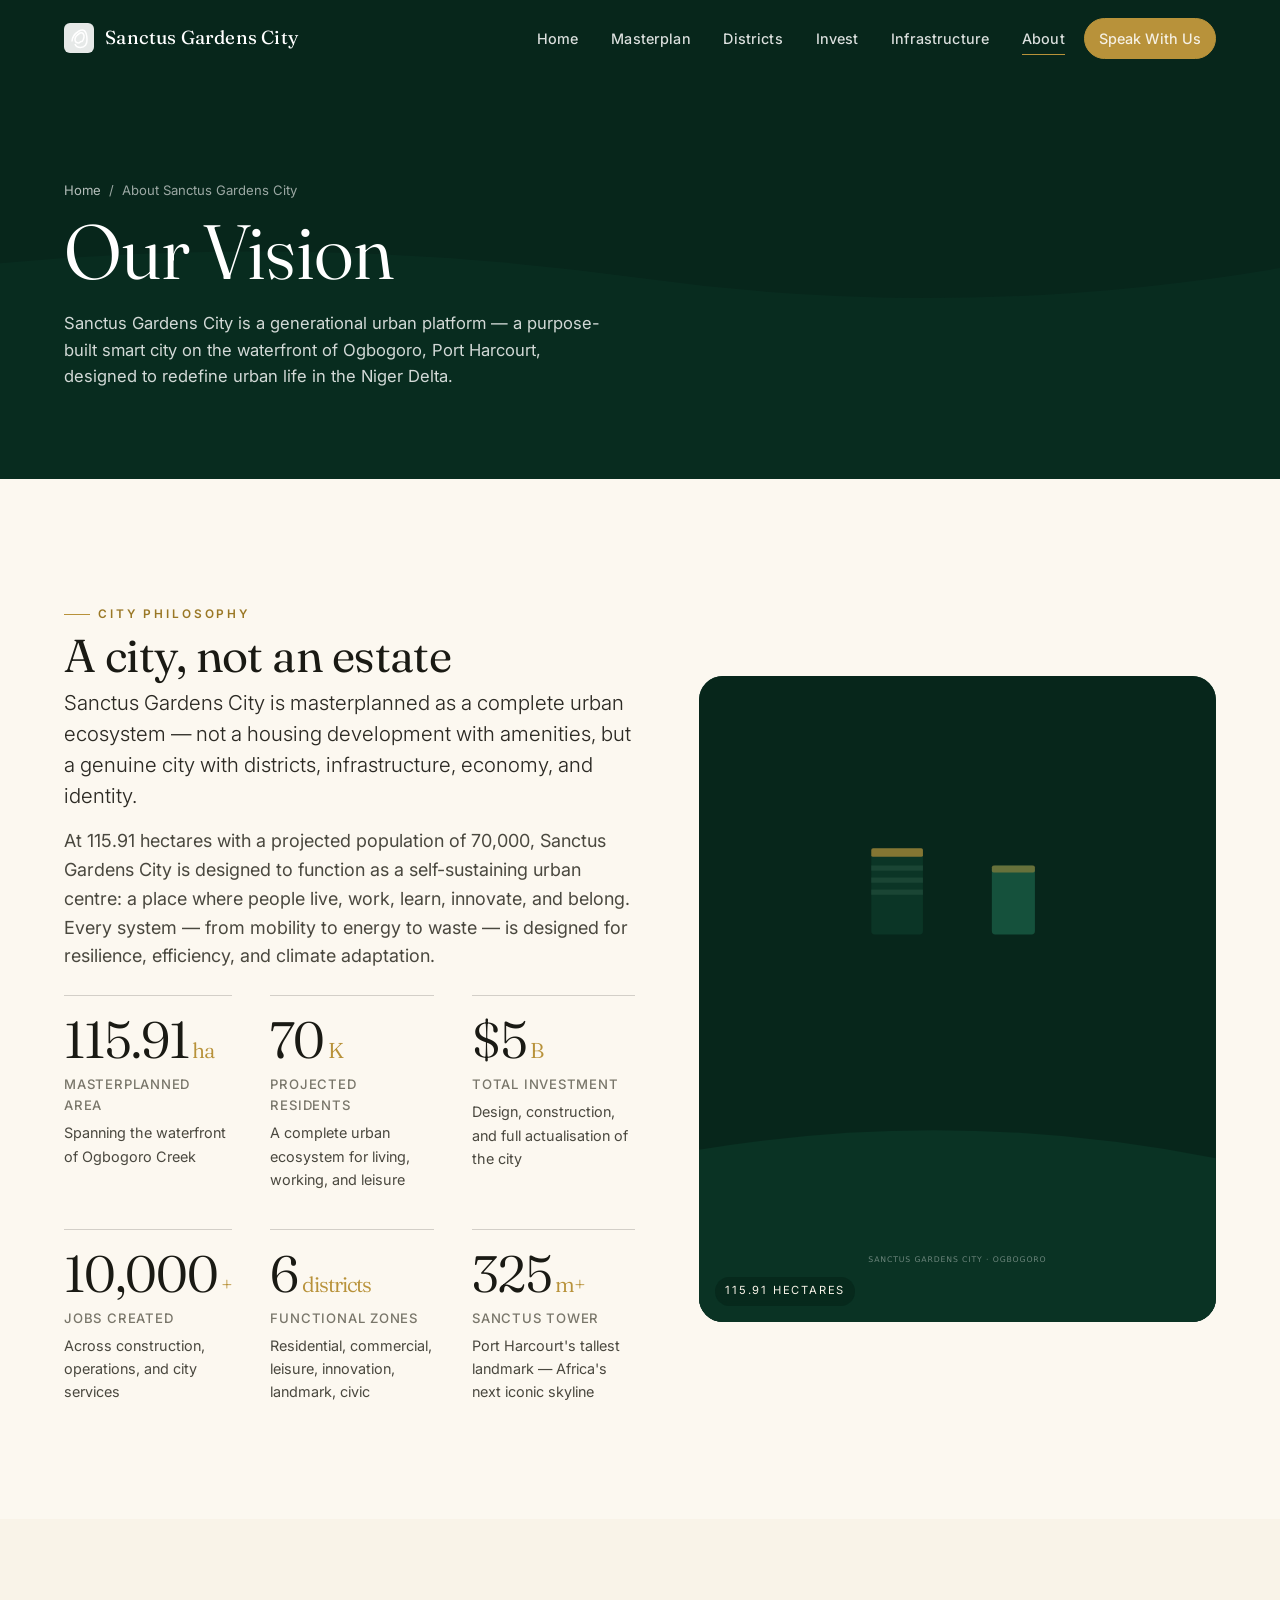
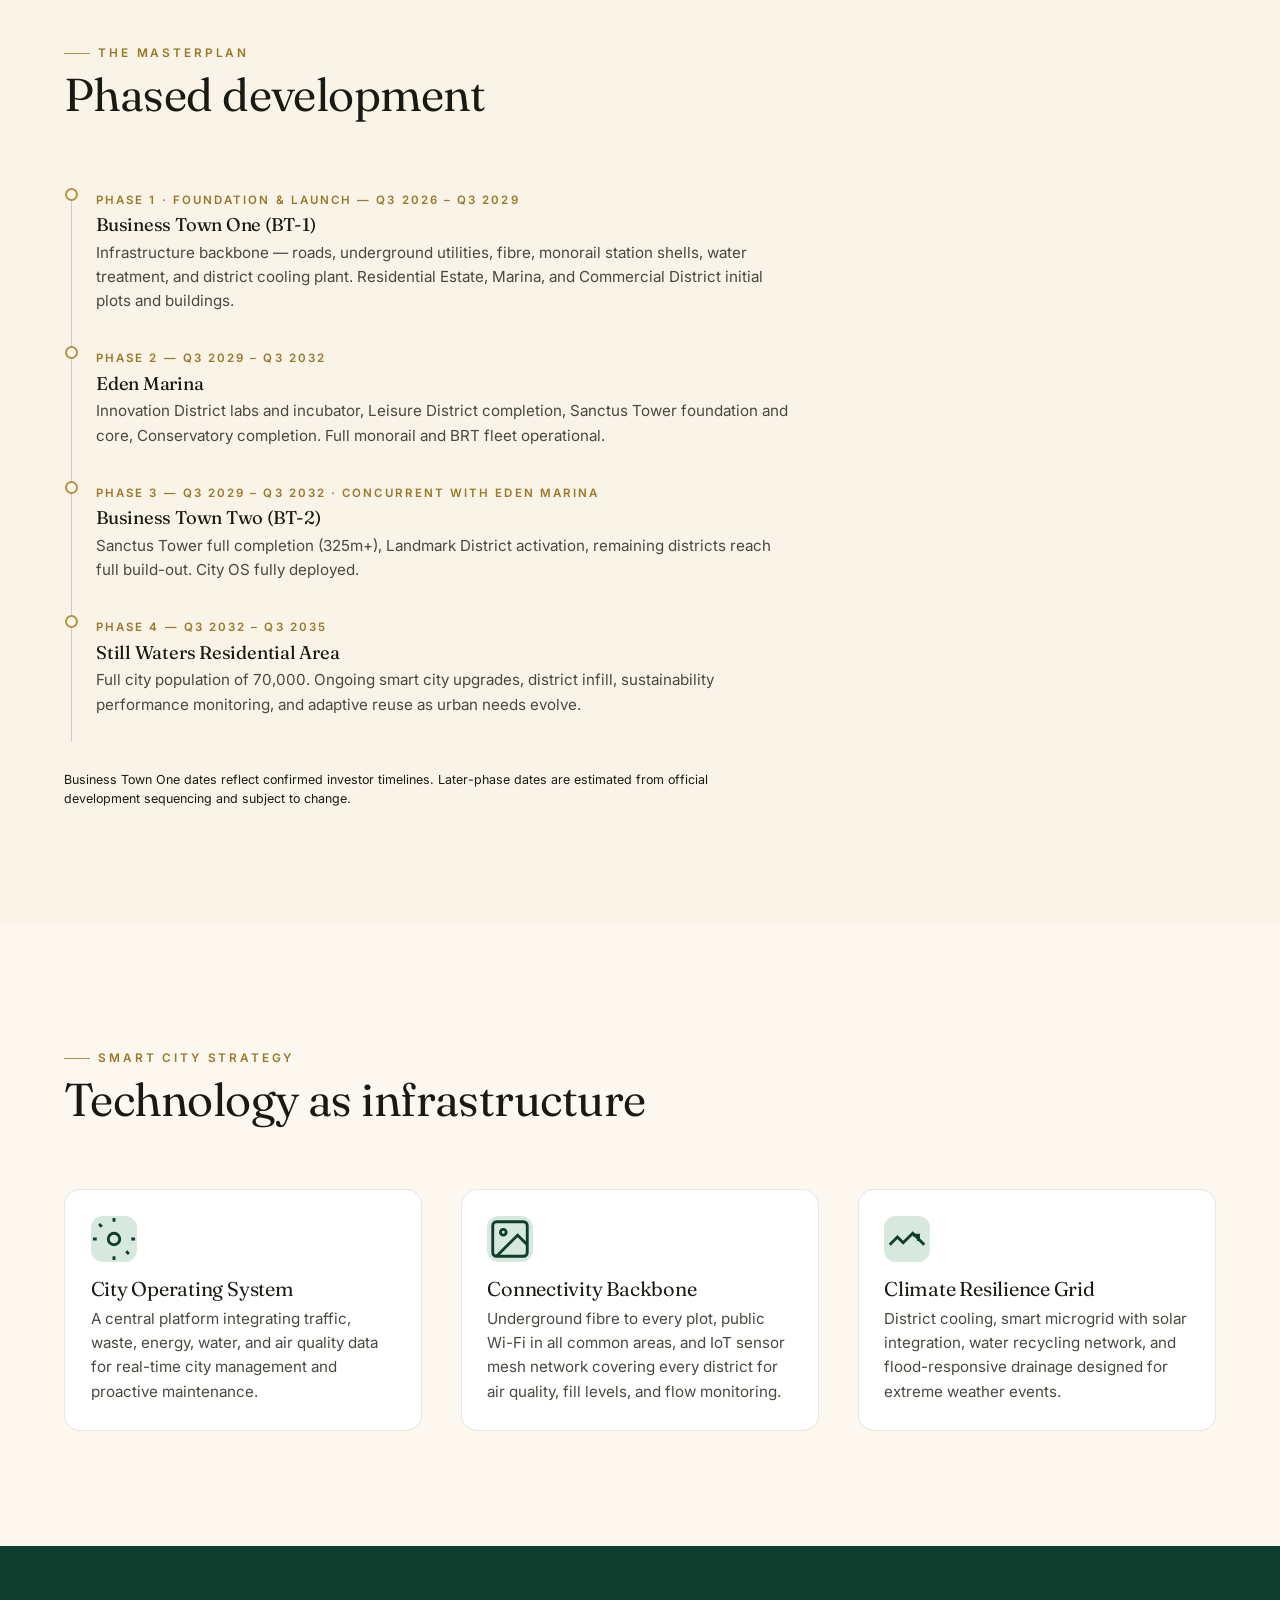
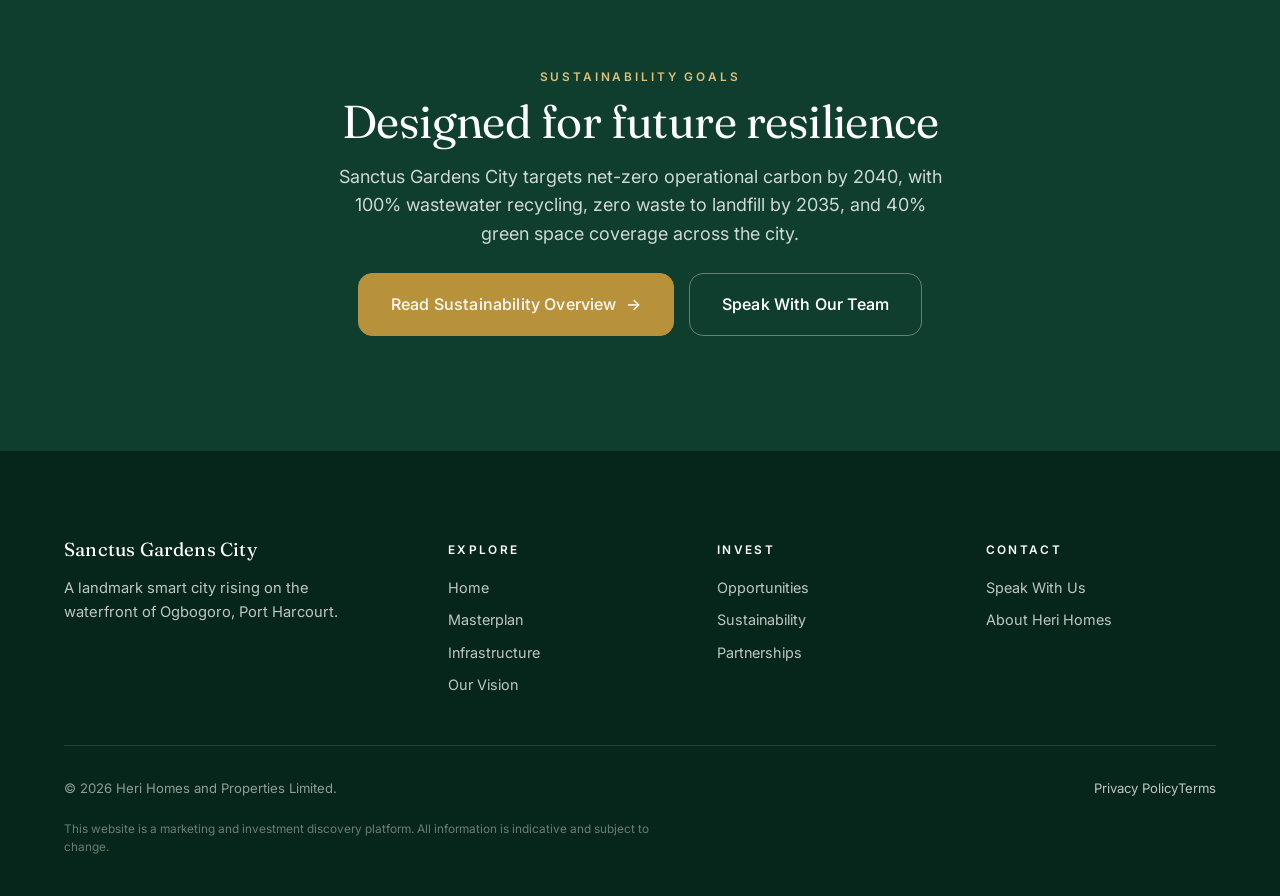
<file: about-city.html>
<!DOCTYPE html>
<html lang="en">
<head>
<meta charset="UTF-8">
<meta name="viewport" content="width=device-width, initial-scale=1.0">
<title>Our Vision — Sanctus Gardens City</title>
<meta name="description" content="The vision, masterplan, philosophy, and long-term urban transformation of Sanctus Gardens City — Africa's next waterfront smart city.">
<link rel="preconnect" href="https://fonts.googleapis.com"><link rel="preconnect" href="https://fonts.gstatic.com" crossorigin>
<link href="https://fonts.googleapis.com/css2?family=Fraunces:ital,opsz,wght@0,9..144,300..600;1,9..144,300..600&family=Inter:wght@300..700&display=swap" rel="stylesheet">
<link rel="stylesheet" href="assets/css/style.css">
</head>
<body>
<nav class="mobile-nav" aria-label="Mobile navigation">
  <div class="mobile-nav__group">
    <h5>Explore</h5>
    <a href="index.html" class="mobile-nav__link">Home</a><a href="masterplan.html" class="mobile-nav__link">Masterplan</a><a href="infrastructure.html" class="mobile-nav__link">Infrastructure</a>
  </div>
  <div class="mobile-nav__group">
    <h5>Districts</h5>
    <a href="district.html?id=residential" class="mobile-nav__link">Residential</a><a href="district.html?id=commercial" class="mobile-nav__link">Commercial</a><a href="district.html?id=leisure" class="mobile-nav__link">Leisure</a><a href="district.html?id=innovation" class="mobile-nav__link">Innovation</a><a href="district.html?id=landmark" class="mobile-nav__link">Landmark</a><a href="district.html?id=civic" class="mobile-nav__link">Civic &amp; Community</a>
  </div>
  <div class="mobile-nav__group">
    <h5>Opportunities</h5>
    <a href="opportunity.html" class="mobile-nav__link">Investment Opportunities</a><a href="about-city.html" class="mobile-nav__link">Our Vision</a><a href="about-heri.html" class="mobile-nav__link">Heri Homes</a>
  </div>
  <a href="contact.html" class="btn btn--gold-on-dark btn--lg mobile-nav__cta">Speak With Our Investment Team</a>
</nav>
<header class="site-header">
  <div class="container nav-wrap">
    <a href="index.html" class="brand">
      <span class="brand__mark"><svg viewBox="0 0 30 30" fill="none"><rect width="30" height="30" rx="6" fill="currentColor" opacity="0.9"/><path d="M8 18.5c0-4.5 3-8 7-10.5s7.5-1 8 8c.3 5.5-2.2 8.5-6.5 8.5-3 0-5-2-5.5-3.5M15 20c-2 0-4-1-4-3.5s2.5-5 5-6.5c1.5-.8 3.5 0 4 2.5.3 2-1 6-2.5 6S15.5 20 15 20z" stroke="currentColor" stroke-width="1.5" fill="none"/></svg></span>
      <span class="brand__name">Sanctus Gardens City</span>
    </a>
    <nav class="nav" aria-label="Main navigation">
      <a href="index.html" class="nav__link">Home</a><a href="masterplan.html" class="nav__link">Masterplan</a><a href="district.html?id=residential" class="nav__link">Districts</a><a href="opportunity.html" class="nav__link">Invest</a><a href="infrastructure.html" class="nav__link">Infrastructure</a><a href="about-city.html" class="nav__link" aria-current="page">About</a><a href="contact.html" class="nav__link nav__cta btn btn--gold btn--sm">Speak With Us</a>
    </nav>
    <button class="nav-toggle" aria-label="Toggle navigation menu"><span></span></button>
  </div>
</header>

<section class="pagehero" id="main" style="min-height:36vh">
  <div class="pagehero__bg"><svg viewBox="0 0 1440 500" preserveAspectRatio="xMidYMid slice"><rect width="1440" height="500" fill="#07261B"/><path d="M0 280 Q360 240 720 290 Q1080 340 1440 270 V500 H0Z" fill="#0A3324" opacity="0.5"/></svg></div>
  <div class="pagehero__inner container">
    <div class="crumbs reveal"><a href="index.html">Home</a><span>/</span><span>About Sanctus Gardens City</span></div>
    <h1 class="reveal" style="transition-delay:0.15s">Our Vision</h1>
    <p class="pagehero__sub reveal" style="transition-delay:0.3s">Sanctus Gardens City is a generational urban platform — a purpose-built smart city on the waterfront of Ogbogoro, Port Harcourt, designed to redefine urban life in the Niger Delta.</p>
  </div>
</section>

<section class="section container">
  <div class="split">
    <div class="reveal">
      <span class="eyebrow">City Philosophy</span>
      <h2 class="mt-1">A city, not an estate</h2>
      <p class="lead mt-1">Sanctus Gardens City is masterplanned as a complete urban ecosystem — not a housing development with amenities, but a genuine city with districts, infrastructure, economy, and identity.</p>
      <p class="soft mt-2">At 115.91 hectares with a projected population of 70,000, Sanctus Gardens City is designed to function as a self-sustaining urban centre: a place where people live, work, learn, innovate, and belong. Every system — from mobility to energy to waste — is designed for resilience, efficiency, and climate adaptation.</p>
      <div class="stats reveal-stagger mt-3">
        <div class="stat"><div class="stat__num">115.91<span class="unit">ha</span></div><div class="stat__label">Masterplanned Area</div><div class="stat__desc">Spanning the waterfront of Ogbogoro Creek</div></div>
        <div class="stat"><div class="stat__num">70<span class="unit">K</span></div><div class="stat__label">Projected Residents</div><div class="stat__desc">A complete urban ecosystem for living, working, and leisure</div></div>
        <div class="stat"><div class="stat__num">$5<span class="unit">B</span></div><div class="stat__label">Total Investment</div><div class="stat__desc">Design, construction, and full actualisation of the city</div></div>
        <div class="stat"><div class="stat__num">10,000<span class="unit">+</span></div><div class="stat__label">Jobs Created</div><div class="stat__desc">Across construction, operations, and city services</div></div>
        <div class="stat"><div class="stat__num">6<span class="unit">districts</span></div><div class="stat__label">Functional Zones</div><div class="stat__desc">Residential, commercial, leisure, innovation, landmark, civic</div></div>
        <div class="stat"><div class="stat__num">325<span class="unit">m+</span></div><div class="stat__label">Sanctus Tower</div><div class="stat__desc">Port Harcourt's tallest landmark — Africa's next iconic skyline</div></div>
      </div>
    </div>
    <div class="split__media reveal reveal--soft">
      <svg viewBox="0 0 600 750" preserveAspectRatio="xMidYMid slice"><rect width="600" height="750" fill="#07261B"/><path d="M0 550 Q300 500 600 560 V750 H0Z" fill="#0A3324"/><rect x="200" y="200" width="60" height="100" rx="4" fill="#0B3526"/><rect x="200" y="200" width="60" height="10" rx="2" fill="#B8923A" opacity="0.7"/><rect x="200" y="220" width="60" height="6" fill="#1A4534"/><rect x="200" y="234" width="60" height="6" fill="#1A4534"/><rect x="200" y="248" width="60" height="6" fill="#1A4534"/><rect x="340" y="220" width="50" height="80" rx="4" fill="#15513C"/><rect x="340" y="220" width="50" height="8" rx="2" fill="#B8923A" opacity="0.5"/><text x="300" y="680" font-family="system-ui" font-size="9" fill="rgba(255,255,255,0.4)" text-anchor="middle" letter-spacing="1">SANCTUS GARDENS CITY · OGBOGORO</text></svg>
      <span class="badge">115.91 Hectares</span>
    </div>
  </div>
</section>

<section class="section bg-alt">
  <div class="container">
    <div class="section__head reveal">
      <span class="eyebrow">The Masterplan</span>
      <h2>Phased development</h2>
    </div>
    <div class="timeline reveal">
      <div class="tl-item">
        <span class="tl-phase">Phase 1 · Foundation & Launch — Q3 2026 – Q3 2029</span>
        <h4>Business Town One (BT-1)</h4>
        <p>Infrastructure backbone — roads, underground utilities, fibre, monorail station shells, water treatment, and district cooling plant. Residential Estate, Marina, and Commercial District initial plots and buildings.</p>
      </div>
      <div class="tl-item">
        <span class="tl-phase">Phase 2 — Q3 2029 – Q3 2032</span>
        <h4>Eden Marina</h4>
        <p>Innovation District labs and incubator, Leisure District completion, Sanctus Tower foundation and core, Conservatory completion. Full monorail and BRT fleet operational.</p>
      </div>
      <div class="tl-item">
        <span class="tl-phase">Phase 3 — Q3 2029 – Q3 2032 · concurrent with Eden Marina</span>
        <h4>Business Town Two (BT-2)</h4>
        <p>Sanctus Tower full completion (325m+), Landmark District activation, remaining districts reach full build-out. City OS fully deployed.</p>
      </div>
      <div class="tl-item">
        <span class="tl-phase">Phase 4 — Q3 2032 – Q3 2035</span>
        <h4>Still Waters Residential Area</h4>
        <p>Full city population of 70,000. Ongoing smart city upgrades, district infill, sustainability performance monitoring, and adaptive reuse as urban needs evolve.</p>
      </div>
    </div>
    <p class="reveal" style="font-size:0.78rem;margin-top:1.6rem;line-height:1.5;max-width:90ch">Business Town One dates reflect confirmed investor timelines. Later-phase dates are estimated from official development sequencing and subject to change.</p>
  </div>
</section>

<section class="section container">
  <div class="section__head reveal">
    <span class="eyebrow">Smart City Strategy</span>
    <h2>Technology as infrastructure</h2>
  </div>
  <div class="grid grid--3 reveal-stagger">
    <div class="pillar">
      <div class="pillar__icon"><svg viewBox="0 0 24 24" fill="none" stroke="currentColor" stroke-width="1.5"><circle cx="12" cy="12" r="3"/><path d="M12 1v2M12 21v2M4.22 4.22l1.42 1.42M18.36 18.36l1.42 1.42M1 12h2M21 12h2"/></svg></div>
      <h3>City Operating System</h3>
      <p>A central platform integrating traffic, waste, energy, water, and air quality data for real-time city management and proactive maintenance.</p>
    </div>
    <div class="pillar">
      <div class="pillar__icon"><svg viewBox="0 0 24 24" fill="none" stroke="currentColor" stroke-width="1.5"><rect x="3" y="3" width="18" height="18" rx="2"/><circle cx="8.5" cy="8.5" r="1.5"/><path d="M21 15l-5-5L5 21"/></svg></div>
      <h3>Connectivity Backbone</h3>
      <p>Underground fibre to every plot, public Wi-Fi in all common areas, and IoT sensor mesh network covering every district for air quality, fill levels, and flow monitoring.</p>
    </div>
    <div class="pillar">
      <div class="pillar__icon"><svg viewBox="0 0 24 24" fill="none" stroke="currentColor" stroke-width="1.5"><path d="M3 15l4-4 3 3 5-5 6 6"/><path d="M15 10h3v3"/></svg></div>
      <h3>Climate Resilience Grid</h3>
      <p>District cooling, smart microgrid with solar integration, water recycling network, and flood-responsive drainage designed for extreme weather events.</p>
    </div>
  </div>
</section>

<section class="section bg-green">
  <div class="container center">
    <div class="reveal">
      <span class="eyebrow eyebrow--plain">Sustainability Goals</span>
      <h2 class="mt-1" style="color:#fff">Designed for future resilience</h2>
      <p class="mt-2" style="color:rgba(255,255,255,0.8);max-width:56ch;margin-inline:auto">Sanctus Gardens City targets net-zero operational carbon by 2040, with 100% wastewater recycling, zero waste to landfill by 2035, and 40% green space coverage across the city.</p>
      <div class="hero__cta-row mt-3" style="justify-content:center">
        <a href="sustainability.html" class="btn btn--gold-on-dark btn--lg">Read Sustainability Overview <span class="btn-arrow">→</span></a>
        <a href="contact.html" class="btn btn--on-dark btn--lg">Speak With Our Team</a>
      </div>
    </div>
  </div>
</section>

<footer class="site-footer">
  <div class="container">
    <div class="footer-top">
      <div class="footer-brand">
        <a href="index.html" class="brand brand__name" style="color:#fff">Sanctus Gardens City</a>
        <p>A landmark smart city rising on the waterfront of Ogbogoro, Port Harcourt.</p>
      </div>
      <div class="footer-col"><h5>Explore</h5><ul><li><a href="index.html">Home</a></li><li><a href="masterplan.html">Masterplan</a></li><li><a href="infrastructure.html">Infrastructure</a></li><li><a href="about-city.html">Our Vision</a></li></ul></div>
      <div class="footer-col"><h5>Invest</h5><ul><li><a href="opportunity.html">Opportunities</a></li><li><a href="sustainability.html">Sustainability</a></li><li><a href="partnerships.html">Partnerships</a></li></ul></div>
      <div class="footer-col"><h5>Contact</h5><ul><li><a href="contact.html">Speak With Us</a></li><li><a href="about-heri.html">About Heri Homes</a></li></ul></div>
    </div>
    <div class="footer-bottom"><span>&copy; 2026 Heri Homes and Properties Limited.</span><div class="footer-legal"><a href="#">Privacy Policy</a><a href="#">Terms</a></div></div>
    <p class="disclaimer">This website is a marketing and investment discovery platform. All information is indicative and subject to change.</p>
  </div>
</footer>
<script src="assets/js/forms.js" defer></script>
<script src="assets/js/main.js" defer></script>
</body>
</html>
</file>
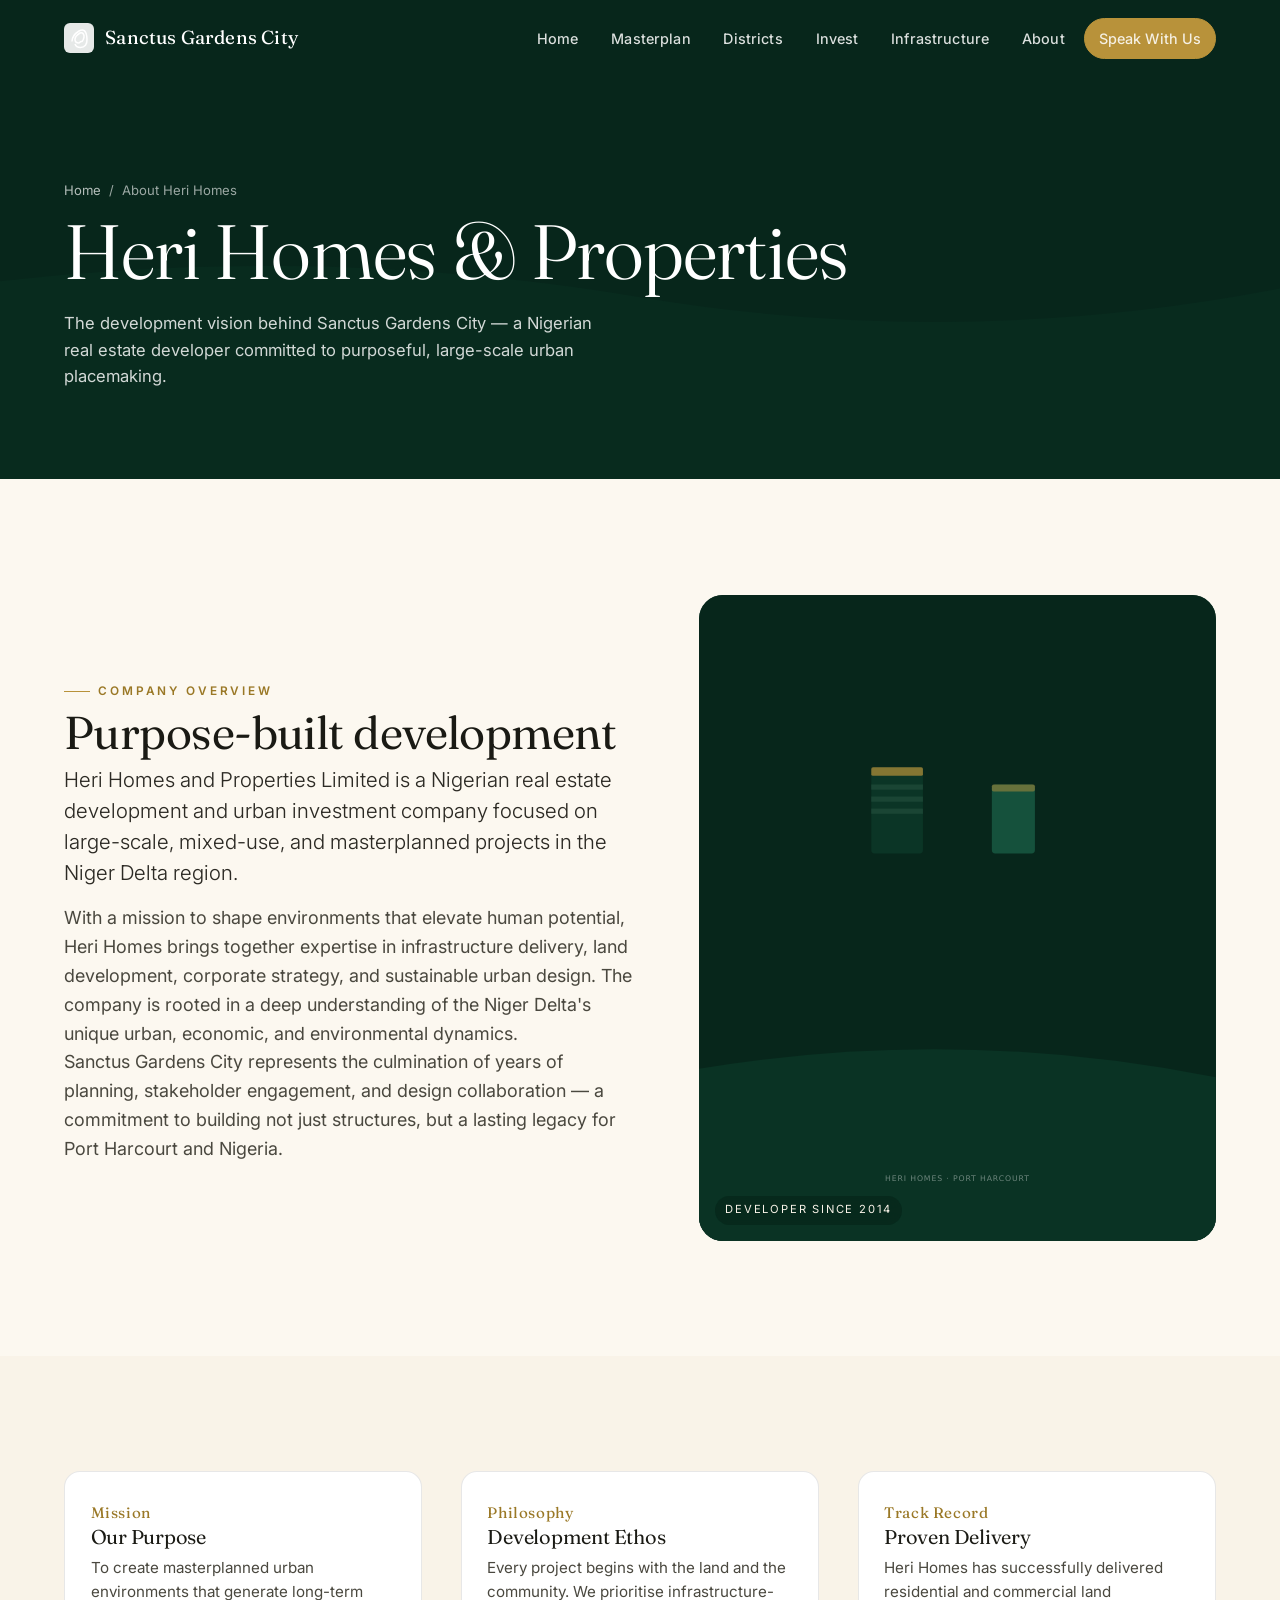
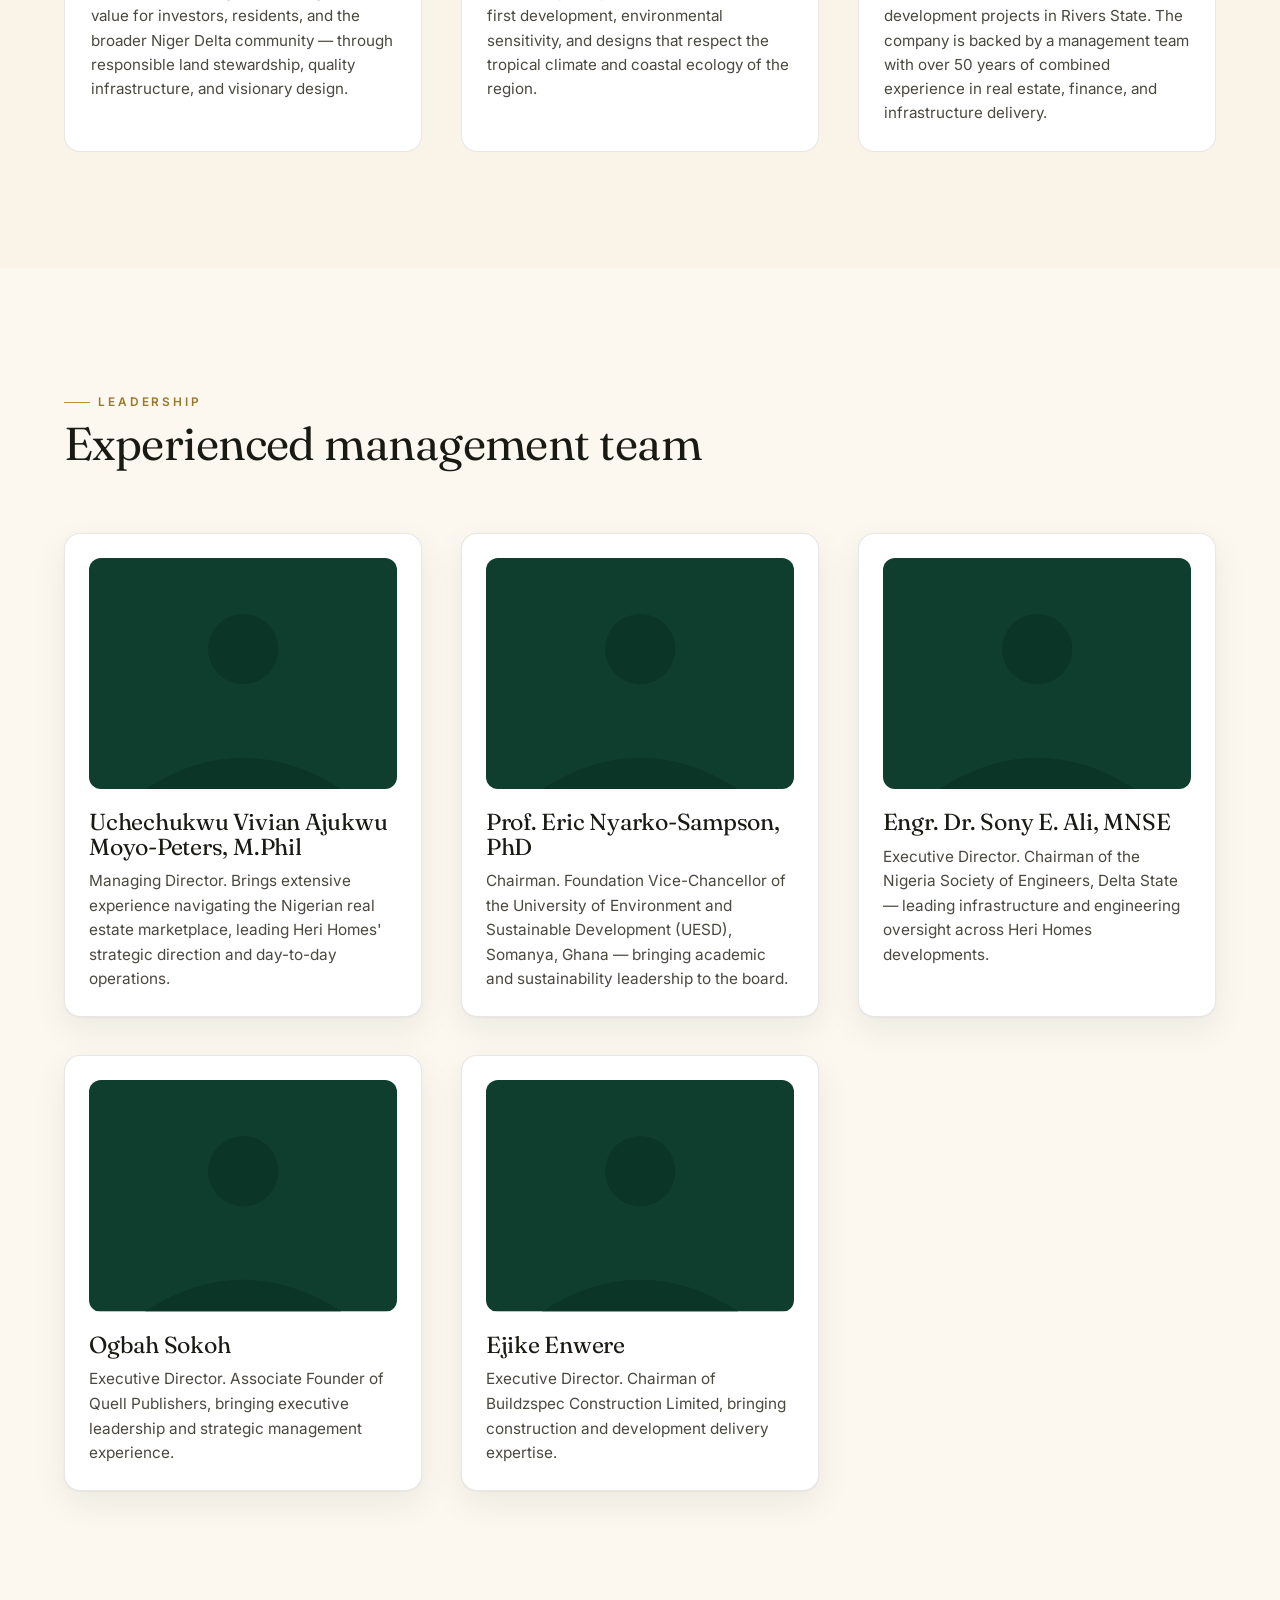
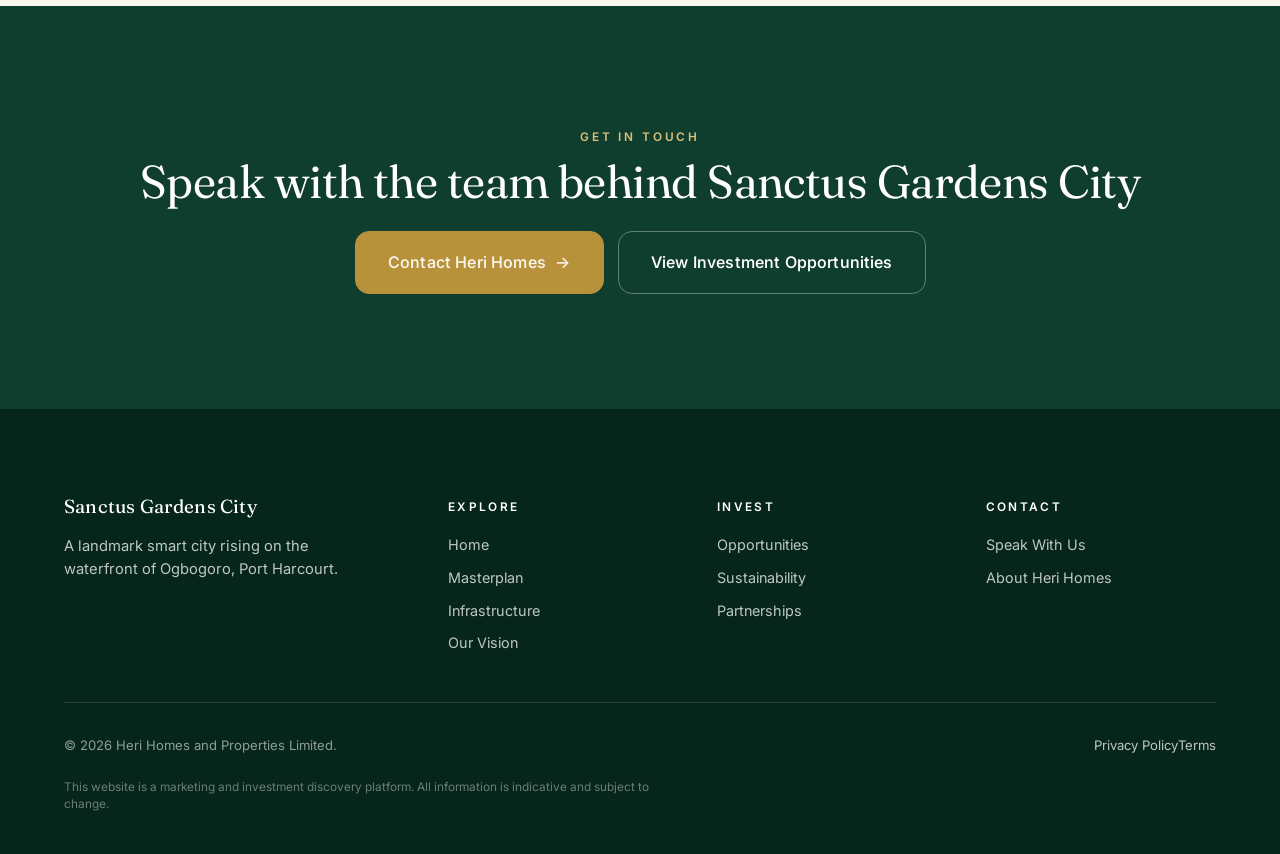
<file: about-heri.html>
﻿<!DOCTYPE html>
<html lang="en">
<head>
<meta charset="UTF-8"><meta name="viewport" content="width=device-width, initial-scale=1.0">
<title>About Heri Homes — Sanctus Gardens City Developer</title>
<meta name="description" content="Heri Homes and Properties Limited — the development vision behind Sanctus Gardens City. About, mission, philosophy, track record.">
<link rel="preconnect" href="https://fonts.googleapis.com"><link rel="preconnect" href="https://fonts.gstatic.com" crossorigin>
<link href="https://fonts.googleapis.com/css2?family=Fraunces:ital,opsz,wght@0,9..144,300..600;1,9..144,300..600&family=Inter:wght@300..700&display=swap" rel="stylesheet">
<link rel="stylesheet" href="assets/css/style.css">
</head>
<body>
<nav class="mobile-nav" aria-label="Mobile navigation">
  <div class="mobile-nav__group">
    <h5>Explore</h5>
    <a href="index.html" class="mobile-nav__link">Home</a><a href="masterplan.html" class="mobile-nav__link">Masterplan</a><a href="infrastructure.html" class="mobile-nav__link">Infrastructure</a>
  </div>
  <div class="mobile-nav__group">
    <h5>Districts</h5>
    <a href="district.html?id=residential" class="mobile-nav__link">Residential</a><a href="district.html?id=commercial" class="mobile-nav__link">Commercial</a><a href="district.html?id=leisure" class="mobile-nav__link">Leisure</a><a href="district.html?id=innovation" class="mobile-nav__link">Innovation</a><a href="district.html?id=landmark" class="mobile-nav__link">Landmark</a><a href="district.html?id=civic" class="mobile-nav__link">Civic &amp; Community</a>
  </div>
  <div class="mobile-nav__group">
    <h5>Opportunities</h5>
    <a href="opportunity.html" class="mobile-nav__link">Investment Opportunities</a><a href="about-city.html" class="mobile-nav__link">Our Vision</a><a href="about-heri.html" class="mobile-nav__link">Heri Homes</a>
  </div>
  <a href="contact.html" class="btn btn--gold-on-dark btn--lg mobile-nav__cta">Speak With Our Investment Team</a>
</nav>
<header class="site-header">
  <div class="container nav-wrap">
    <a href="index.html" class="brand">
      <span class="brand__mark"><svg viewBox="0 0 30 30" fill="none"><rect width="30" height="30" rx="6" fill="currentColor" opacity="0.9"/><path d="M8 18.5c0-4.5 3-8 7-10.5s7.5-1 8 8c.3 5.5-2.2 8.5-6.5 8.5-3 0-5-2-5.5-3.5M15 20c-2 0-4-1-4-3.5s2.5-5 5-6.5c1.5-.8 3.5 0 4 2.5.3 2-1 6-2.5 6S15.5 20 15 20z" stroke="currentColor" stroke-width="1.5" fill="none"/></svg></span>
      <span class="brand__name">Sanctus Gardens City</span>
    </a>
    <nav class="nav" aria-label="Main navigation">
      <a href="index.html" class="nav__link">Home</a><a href="masterplan.html" class="nav__link">Masterplan</a><a href="district.html?id=residential" class="nav__link">Districts</a><a href="opportunity.html" class="nav__link">Invest</a><a href="infrastructure.html" class="nav__link">Infrastructure</a><a href="about-city.html" class="nav__link">About</a><a href="contact.html" class="nav__link nav__cta btn btn--gold btn--sm">Speak With Us</a>
    </nav>
    <button class="nav-toggle" aria-label="Toggle navigation menu"><span></span></button>
  </div>
</header>

<section class="pagehero" id="main" style="min-height:36vh">
  <div class="pagehero__bg"><svg viewBox="0 0 1440 500" preserveAspectRatio="xMidYMid slice"><rect width="1440" height="500" fill="#07261B"/><path d="M0 300 Q360 250 720 310 Q1080 370 1440 290 V500 H0Z" fill="#0A3324" opacity="0.4"/></svg></div>
  <div class="pagehero__inner container">
    <div class="crumbs reveal"><a href="index.html">Home</a><span>/</span><span>About Heri Homes</span></div>
    <h1 class="reveal" style="transition-delay:0.15s">Heri Homes &amp; Properties</h1>
    <p class="pagehero__sub reveal" style="transition-delay:0.3s">The development vision behind Sanctus Gardens City — a Nigerian real estate developer committed to purposeful, large-scale urban placemaking.</p>
  </div>
</section>

<section class="section container">
  <div class="split">
    <div class="reveal">
      <span class="eyebrow">Company Overview</span>
      <h2 class="mt-1">Purpose-built development</h2>
      <p class="lead mt-1">Heri Homes and Properties Limited is a Nigerian real estate development and urban investment company focused on large-scale, mixed-use, and masterplanned projects in the Niger Delta region.</p>
      <p class="soft mt-2">With a mission to shape environments that elevate human potential, Heri Homes brings together expertise in infrastructure delivery, land development, corporate strategy, and sustainable urban design. The company is rooted in a deep understanding of the Niger Delta's unique urban, economic, and environmental dynamics.</p>
      <p class="soft">Sanctus Gardens City represents the culmination of years of planning, stakeholder engagement, and design collaboration — a commitment to building not just structures, but a lasting legacy for Port Harcourt and Nigeria.</p>
    </div>
    <div class="split__media reveal reveal--soft">
      <svg viewBox="0 0 600 750" preserveAspectRatio="xMidYMid slice"><rect width="600" height="750" fill="#07261B"/><path d="M0 550 Q300 500 600 560 V750 H0Z" fill="#0A3324"/><rect x="200" y="200" width="60" height="100" rx="4" fill="#0B3526"/><rect x="200" y="200" width="60" height="10" rx="2" fill="#B8923A" opacity="0.7"/><rect x="200" y="220" width="60" height="6" fill="#1A4534"/><rect x="200" y="234" width="60" height="6" fill="#1A4534"/><rect x="200" y="248" width="60" height="6" fill="#1A4534"/><rect x="340" y="220" width="50" height="80" rx="4" fill="#15513C"/><rect x="340" y="220" width="50" height="8" rx="2" fill="#B8923A" opacity="0.5"/><text x="300" y="680" font-family="system-ui" font-size="9" fill="rgba(255,255,255,0.4)" text-anchor="middle" letter-spacing="1">HERI HOMES · PORT HARCOURT</text></svg>
      <span class="badge">Developer since 2014</span>
    </div>
  </div>
</section>

<section class="section bg-alt">
  <div class="container">
    <div class="grid grid--3 reveal-stagger">
      <div class="pillar">
        <span class="kicker-num">Mission</span>
        <h3>Our Purpose</h3>
        <p>To create masterplanned urban environments that generate long-term value for investors, residents, and the broader Niger Delta community — through responsible land stewardship, quality infrastructure, and visionary design.</p>
      </div>
      <div class="pillar">
        <span class="kicker-num">Philosophy</span>
        <h3>Development Ethos</h3>
        <p>Every project begins with the land and the community. We prioritise infrastructure-first development, environmental sensitivity, and designs that respect the tropical climate and coastal ecology of the region.</p>
      </div>
      <div class="pillar">
        <span class="kicker-num">Track Record</span>
        <h3>Proven Delivery</h3>
        <p>Heri Homes has successfully delivered residential and commercial land development projects in Rivers State. The company is backed by a management team with over 50 years of combined experience in real estate, finance, and infrastructure delivery.</p>
      </div>
    </div>
  </div>
</section>

<section class="section container">
  <div class="section__head reveal">
    <span class="eyebrow">Leadership</span>
    <h2>Experienced management team</h2>
  </div>
  <div class="grid grid--3 reveal-stagger">
    <div class="card">
      <div class="card__media">
        <svg viewBox="0 0 440 330"><rect width="440" height="330" fill="#0F3D2E"/><circle cx="220" cy="130" r="50" fill="#0B3526"/><path d="M80 330 Q220 240 360 330Z" fill="#0B3526"/></svg>
      </div>
      <h3 class="card__title">Uchechukwu Vivian Ajukwu Moyo-Peters, M.Phil</h3>
      <p class="card__text">Managing Director. Brings extensive experience navigating the Nigerian real estate marketplace, leading Heri Homes' strategic direction and day-to-day operations.</p>
    </div>
    <div class="card">
      <div class="card__media">
        <svg viewBox="0 0 440 330"><rect width="440" height="330" fill="#0F3D2E"/><circle cx="220" cy="130" r="50" fill="#0B3526"/><path d="M80 330 Q220 240 360 330Z" fill="#0B3526"/></svg>
      </div>
      <h3 class="card__title">Prof. Eric Nyarko-Sampson, PhD</h3>
      <p class="card__text">Chairman. Foundation Vice-Chancellor of the University of Environment and Sustainable Development (UESD), Somanya, Ghana — bringing academic and sustainability leadership to the board.</p>
    </div>
    <div class="card">
      <div class="card__media">
        <svg viewBox="0 0 440 330"><rect width="440" height="330" fill="#0F3D2E"/><circle cx="220" cy="130" r="50" fill="#0B3526"/><path d="M80 330 Q220 240 360 330Z" fill="#0B3526"/></svg>
      </div>
      <h3 class="card__title">Engr. Dr. Sony E. Ali, MNSE</h3>
      <p class="card__text">Executive Director. Chairman of the Nigeria Society of Engineers, Delta State — leading infrastructure and engineering oversight across Heri Homes developments.</p>
    </div>
    <div class="card">
      <div class="card__media">
        <svg viewBox="0 0 440 330"><rect width="440" height="330" fill="#0F3D2E"/><circle cx="220" cy="130" r="50" fill="#0B3526"/><path d="M80 330 Q220 240 360 330Z" fill="#0B3526"/></svg>
      </div>
      <h3 class="card__title">Ogbah Sokoh</h3>
      <p class="card__text">Executive Director. Associate Founder of Quell Publishers, bringing executive leadership and strategic management experience.</p>
    </div>
    <div class="card">
      <div class="card__media">
        <svg viewBox="0 0 440 330"><rect width="440" height="330" fill="#0F3D2E"/><circle cx="220" cy="130" r="50" fill="#0B3526"/><path d="M80 330 Q220 240 360 330Z" fill="#0B3526"/></svg>
      </div>
      <h3 class="card__title">Ejike Enwere</h3>
      <p class="card__text">Executive Director. Chairman of Buildzspec Construction Limited, bringing construction and development delivery expertise.</p>
    </div>
  </div>
</section>

<section class="section bg-green">
  <div class="container center">
    <div class="reveal">
      <span class="eyebrow eyebrow--plain">Get in touch</span>
      <h2 class="mt-1" style="color:#fff">Speak with the team behind Sanctus Gardens City</h2>
      <div class="hero__cta-row mt-3" style="justify-content:center">
        <a href="contact.html" class="btn btn--gold-on-dark btn--lg">Contact Heri Homes <span class="btn-arrow">→</span></a>
        <a href="opportunity.html" class="btn btn--on-dark btn--lg">View Investment Opportunities</a>
      </div>
    </div>
  </div>
</section>

<footer class="site-footer">
  <div class="container">
    <div class="footer-top">
      <div class="footer-brand"><a href="index.html" class="brand brand__name" style="color:#fff">Sanctus Gardens City</a><p>A landmark smart city rising on the waterfront of Ogbogoro, Port Harcourt.</p></div>
      <div class="footer-col"><h5>Explore</h5><ul><li><a href="index.html">Home</a></li><li><a href="masterplan.html">Masterplan</a></li><li><a href="infrastructure.html">Infrastructure</a></li><li><a href="about-city.html">Our Vision</a></li></ul></div>
      <div class="footer-col"><h5>Invest</h5><ul><li><a href="opportunity.html">Opportunities</a></li><li><a href="sustainability.html">Sustainability</a></li><li><a href="partnerships.html">Partnerships</a></li></ul></div>
      <div class="footer-col"><h5>Contact</h5><ul><li><a href="contact.html">Speak With Us</a></li><li><a href="about-heri.html">About Heri Homes</a></li></ul></div>
    </div>
    <div class="footer-bottom"><span>&copy; 2026 Heri Homes and Properties Limited.</span><div class="footer-legal"><a href="#">Privacy Policy</a><a href="#">Terms</a></div></div>
    <p class="disclaimer">This website is a marketing and investment discovery platform. All information is indicative and subject to change.</p>
  </div>
</footer>
<script src="assets/js/forms.js" defer></script>
<script src="assets/js/main.js" defer></script>
</body>
</html>
</file>
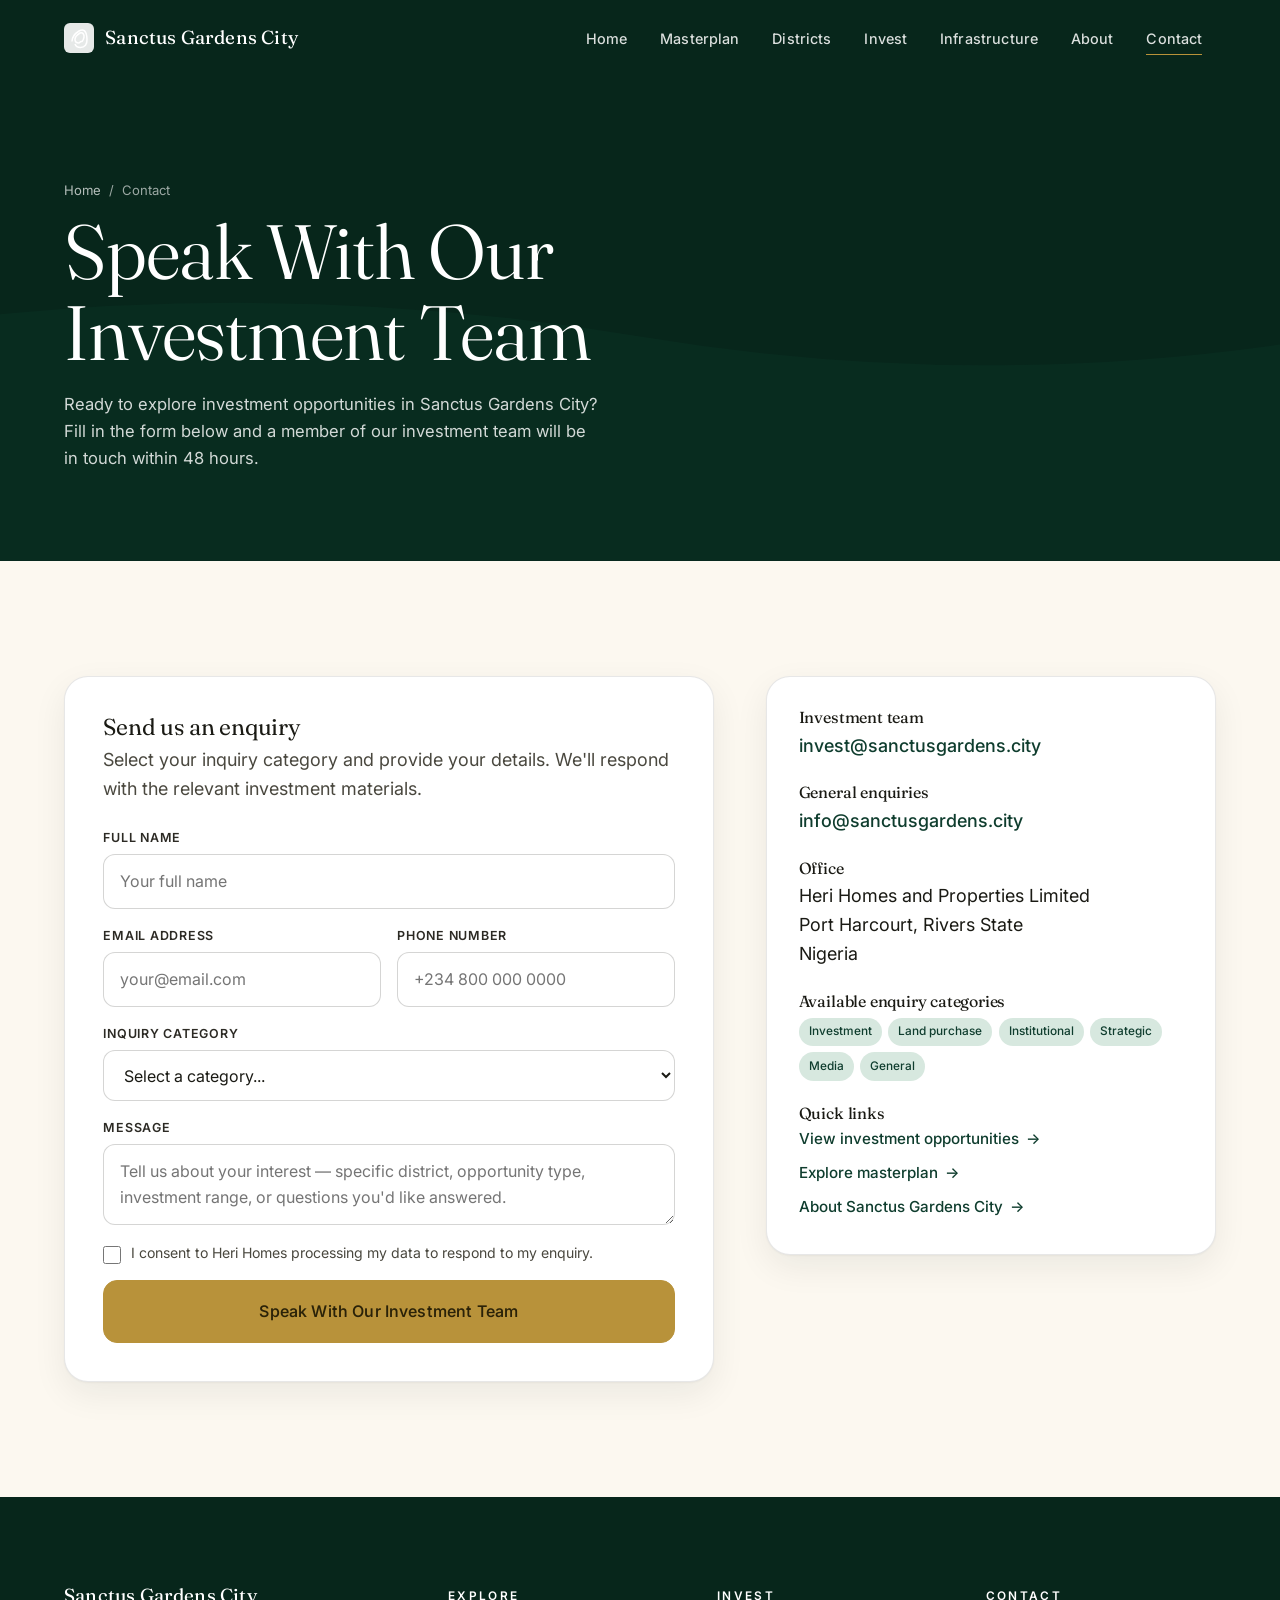
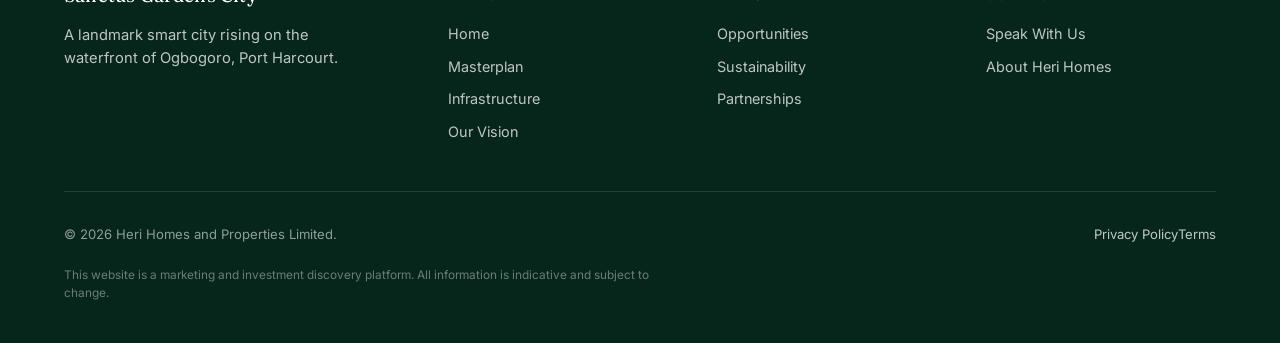
<file: contact.html>
﻿<!DOCTYPE html>
<html lang="en">
<head>
<meta charset="UTF-8"><meta name="viewport" content="width=device-width, initial-scale=1.0">
<title>Contact — Speak With Our Investment Team — Sanctus Gardens City</title>
<meta name="description" content="Contact the investment team at Heri Homes and Properties about Sanctus Gardens City. Enquire, book a consultation, or request information.">
<link rel="preconnect" href="https://fonts.googleapis.com"><link rel="preconnect" href="https://fonts.gstatic.com" crossorigin>
<link href="https://fonts.googleapis.com/css2?family=Fraunces:ital,opsz,wght@0,9..144,300..600;1,9..144,300..600&family=Inter:wght@300..700&display=swap" rel="stylesheet">
<link rel="stylesheet" href="assets/css/style.css">
</head>
<body>
<nav class="mobile-nav" aria-label="Mobile navigation">
  <div class="mobile-nav__group">
    <h5>Explore</h5>
    <a href="index.html" class="mobile-nav__link">Home</a><a href="masterplan.html" class="mobile-nav__link">Masterplan</a><a href="infrastructure.html" class="mobile-nav__link">Infrastructure</a>
  </div>
  <div class="mobile-nav__group">
    <h5>Districts</h5>
    <a href="district.html?id=residential" class="mobile-nav__link">Residential</a><a href="district.html?id=commercial" class="mobile-nav__link">Commercial</a><a href="district.html?id=leisure" class="mobile-nav__link">Leisure</a><a href="district.html?id=innovation" class="mobile-nav__link">Innovation</a><a href="district.html?id=landmark" class="mobile-nav__link">Landmark</a><a href="district.html?id=civic" class="mobile-nav__link">Civic &amp; Community</a>
  </div>
  <div class="mobile-nav__group">
    <h5>Opportunities</h5>
    <a href="opportunity.html" class="mobile-nav__link">Investment Opportunities</a><a href="about-city.html" class="mobile-nav__link">Our Vision</a><a href="about-heri.html" class="mobile-nav__link">Heri Homes</a>
  </div>
  <a href="contact.html" class="btn btn--gold-on-dark btn--lg mobile-nav__cta">Speak With Our Investment Team</a>
</nav>
<header class="site-header">
  <div class="container nav-wrap">
    <a href="index.html" class="brand">
      <span class="brand__mark"><svg viewBox="0 0 30 30" fill="none"><rect width="30" height="30" rx="6" fill="currentColor" opacity="0.9"/><path d="M8 18.5c0-4.5 3-8 7-10.5s7.5-1 8 8c.3 5.5-2.2 8.5-6.5 8.5-3 0-5-2-5.5-3.5M15 20c-2 0-4-1-4-3.5s2.5-5 5-6.5c1.5-.8 3.5 0 4 2.5.3 2-1 6-2.5 6S15.5 20 15 20z" stroke="currentColor" stroke-width="1.5" fill="none"/></svg></span>
      <span class="brand__name">Sanctus Gardens City</span>
    </a>
    <nav class="nav" aria-label="Main navigation">
      <a href="index.html" class="nav__link">Home</a><a href="masterplan.html" class="nav__link">Masterplan</a><a href="district.html?id=residential" class="nav__link">Districts</a><a href="opportunity.html" class="nav__link">Invest</a><a href="infrastructure.html" class="nav__link">Infrastructure</a><a href="about-city.html" class="nav__link">About</a><a href="contact.html" class="nav__link" aria-current="page">Contact</a>
    </nav>
    <button class="nav-toggle" aria-label="Toggle navigation menu"><span></span></button>
  </div>
</header>

<section class="pagehero" id="main" style="min-height:30vh">
  <div class="pagehero__bg"><svg viewBox="0 0 1440 500" preserveAspectRatio="xMidYMid slice"><rect width="1440" height="500" fill="#07261B"/><path d="M0 300 Q360 240 720 300 Q1080 360 1440 280 V500 H0Z" fill="#0A3324" opacity="0.5"/></svg></div>
  <div class="pagehero__inner container">
    <div class="crumbs reveal"><a href="index.html">Home</a><span>/</span><span>Contact</span></div>
    <h1 class="reveal" style="transition-delay:0.15s">Speak With Our <br>Investment Team</h1>
    <p class="pagehero__sub reveal" style="transition-delay:0.3s">Ready to explore investment opportunities in Sanctus Gardens City? Fill in the form below and a member of our investment team will be in touch within 48 hours.</p>
  </div>
</section>

<section class="section container">
  <div class="form-grid">
    <div class="reveal">
      <div class="form-card">
        <h3 style="margin-bottom:0.4rem">Send us an enquiry</h3>
        <p class="soft">Select your inquiry category and provide your details. We'll respond with the relevant investment materials.</p>
        <form class="sgc-form form stack-lg" data-name="contact enquiry" style="margin-top:1.5rem">
          <div class="form-body">
            <input type="hidden" name="lead_source" value="contact_page">
            <input type="hidden" name="lead_type" value="enquiry">
            <div class="field">
              <label for="contact-name">Full name</label>
              <input type="text" id="contact-name" name="name" required placeholder="Your full name">
            </div>
            <div class="field-row">
              <div class="field">
                <label for="contact-email">Email address</label>
                <input type="email" id="contact-email" name="email" required placeholder="your@email.com">
              </div>
              <div class="field">
                <label for="contact-phone">Phone number</label>
                <input type="tel" id="contact-phone" name="phone" required placeholder="+234 800 000 0000">
              </div>
            </div>
            <div class="field">
              <label for="contact-category">Inquiry category</label>
              <select id="contact-category" name="category">
                <option value="">Select a category...</option>
                <option value="residential">Residential District</option>
                <option value="commercial">Commercial & Business District</option>
                <option value="leisure">Leisure & Recreation District</option>
                <option value="innovation">Innovation & Research District</option>
                <option value="landmark">Landmark / Sanctus Tower</option>
                <option value="civic">Civic & Community District</option>
                <option value="investment">General investment enquiry</option>
                <option value="land-purchase">Land purchase</option>
                <option value="institutional">Institutional partnership</option>
                <option value="strategic">Strategic partnership</option>
                <option value="media">Media / Press</option>
                <option value="general">General enquiry</option>
              </select>
            </div>
            <div class="field">
              <label for="contact-msg">Message</label>
              <textarea id="contact-msg" name="message" placeholder="Tell us about your interest — specific district, opportunity type, investment range, or questions you'd like answered."></textarea>
            </div>
            <div class="field--inline">
              <input type="checkbox" id="contact-consent" name="consent" value="yes" required>
              <label for="contact-consent">I consent to Heri Homes processing my data to respond to my enquiry.</label>
            </div>
            <button type="submit" class="btn btn--gold btn--lg btn--block">
              <span class="spinner"></span>
              <span class="btn-label">Speak With Our Investment Team</span>
            </button>
            <div class="form-status" style="display:none;margin-top:1rem;color:var(--error, #a82828);font-size:0.9rem"></div>
          </div>
          <div class="form-success" style="display:none">
            <h3>Thank you</h3>
            <p class="lead">Your enquiry has been received. A member of our investment team will contact you within 48 hours.</p>
            <a href="index.html" class="btn btn--ghost mt-2">Return to Home <span class="btn-arrow">→</span></a>
          </div>
        </form>
      </div>
    </div>

    <aside class="reveal reveal--soft">
      <div class="contact-aside">
        <div class="contact-block">
          <h4>Investment team</h4>
          <a href="mailto:invest@sanctusgardens.city">invest@sanctusgardens.city</a>
        </div>
        <div class="contact-block">
          <h4>General enquiries</h4>
          <a href="mailto:info@sanctusgardens.city">info@sanctusgardens.city</a>
        </div>
        <div class="contact-block">
          <h4>Office</h4>
          <p>Heri Homes and Properties Limited<br>Port Harcourt, Rivers State<br>Nigeria</p>
        </div>
        <div class="contact-block">
          <h4>Available enquiry categories</h4>
          <div style="display:flex;flex-wrap:wrap;gap:0.4rem;margin-top:0.5rem">
            <span class="chip">Investment</span>
            <span class="chip">Land purchase</span>
            <span class="chip">Institutional</span>
            <span class="chip">Strategic</span>
            <span class="chip">Media</span>
            <span class="chip">General</span>
          </div>
        </div>
        <div class="contact-block">
          <h4>Quick links</h4>
          <div style="display:flex;flex-direction:column;gap:0.4rem">
            <a href="opportunity.html" class="text-link">View investment opportunities <span class="btn-arrow">→</span></a>
            <a href="masterplan.html" class="text-link">Explore masterplan <span class="btn-arrow">→</span></a>
            <a href="about-city.html" class="text-link">About Sanctus Gardens City <span class="btn-arrow">→</span></a>
          </div>
        </div>
      </div>
    </aside>
  </div>
</section>

<footer class="site-footer">
  <div class="container">
    <div class="footer-top">
      <div class="footer-brand"><a href="index.html" class="brand brand__name" style="color:#fff">Sanctus Gardens City</a><p>A landmark smart city rising on the waterfront of Ogbogoro, Port Harcourt.</p></div>
      <div class="footer-col"><h5>Explore</h5><ul><li><a href="index.html">Home</a></li><li><a href="masterplan.html">Masterplan</a></li><li><a href="infrastructure.html">Infrastructure</a></li><li><a href="about-city.html">Our Vision</a></li></ul></div>
      <div class="footer-col"><h5>Invest</h5><ul><li><a href="opportunity.html">Opportunities</a></li><li><a href="sustainability.html">Sustainability</a></li><li><a href="partnerships.html">Partnerships</a></li></ul></div>
      <div class="footer-col"><h5>Contact</h5><ul><li><a href="contact.html">Speak With Us</a></li><li><a href="about-heri.html">About Heri Homes</a></li></ul></div>
    </div>
    <div class="footer-bottom"><span>&copy; 2026 Heri Homes and Properties Limited.</span><div class="footer-legal"><a href="#">Privacy Policy</a><a href="#">Terms</a></div></div>
    <p class="disclaimer">This website is a marketing and investment discovery platform. All information is indicative and subject to change.</p>
  </div>
</footer>
<script src="assets/js/forms.js" defer></script>
<script src="assets/js/main.js" defer></script>
</body>
</html>
</file>
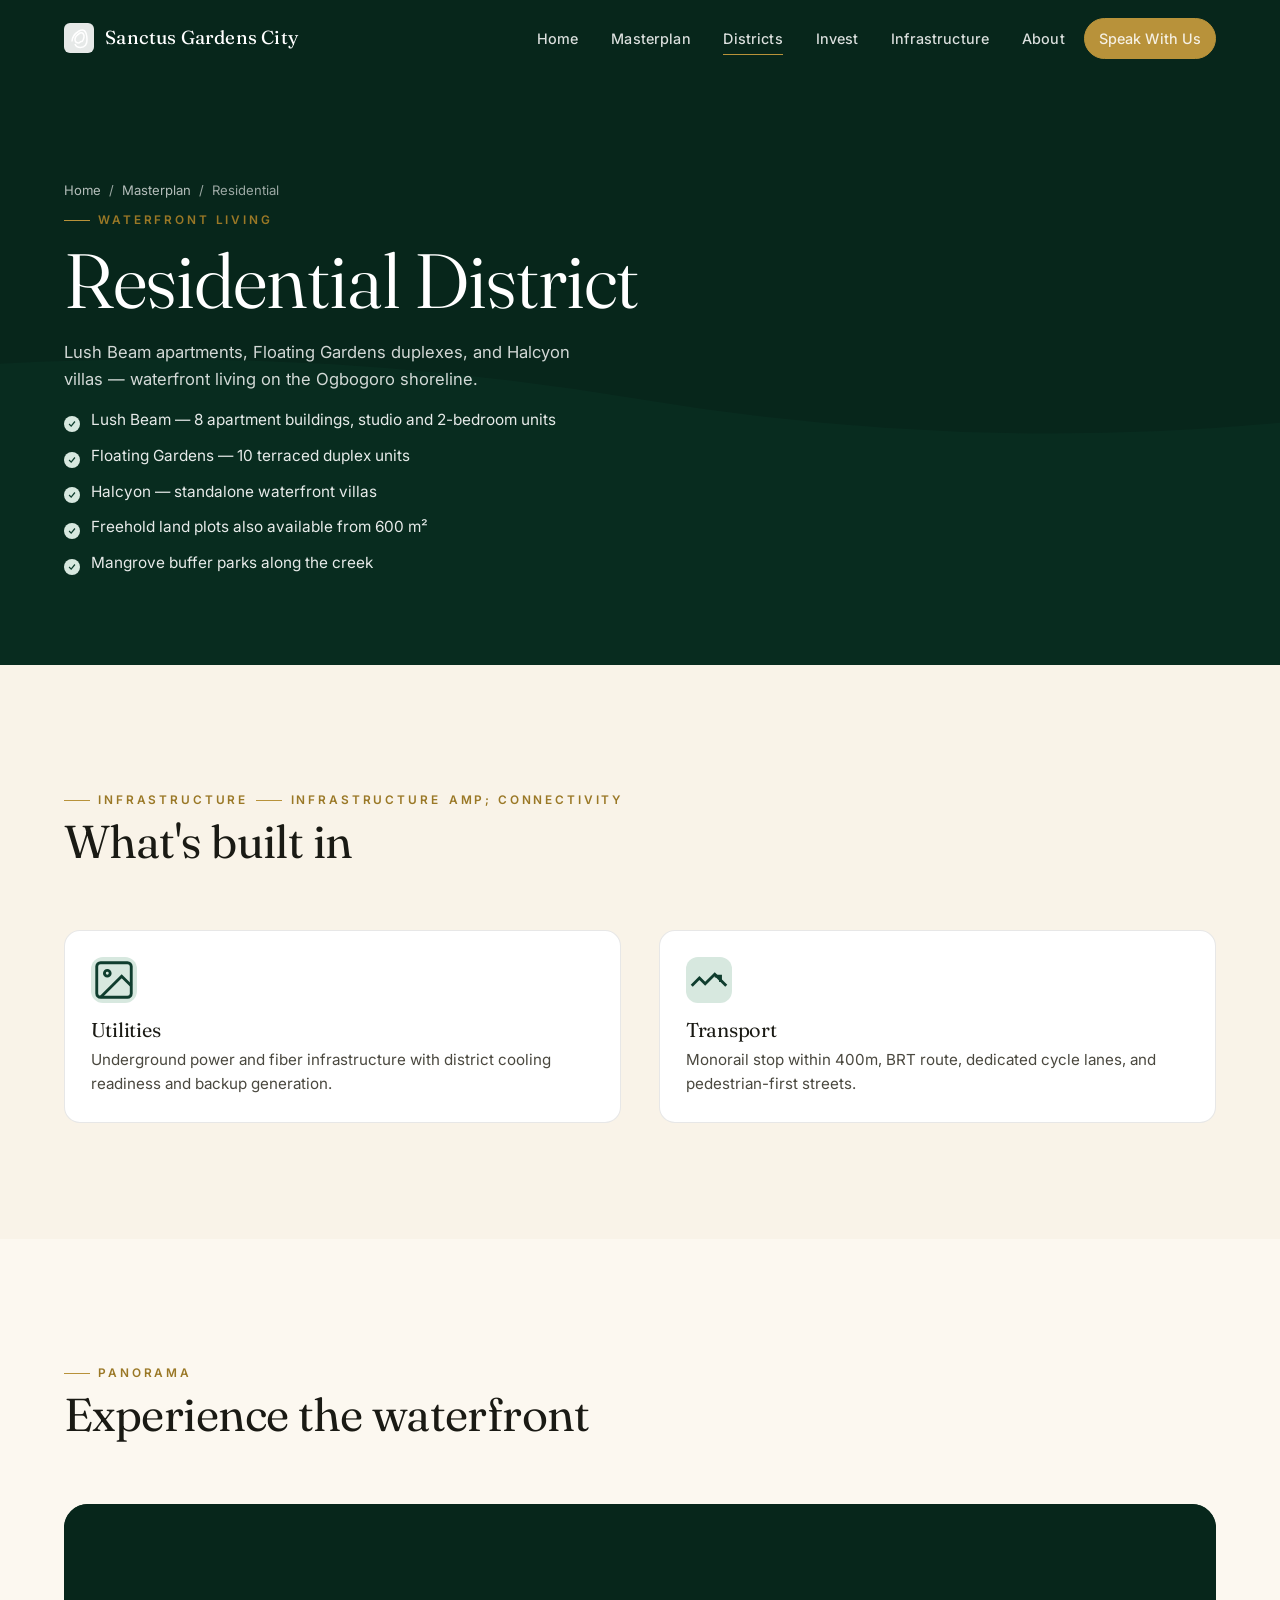
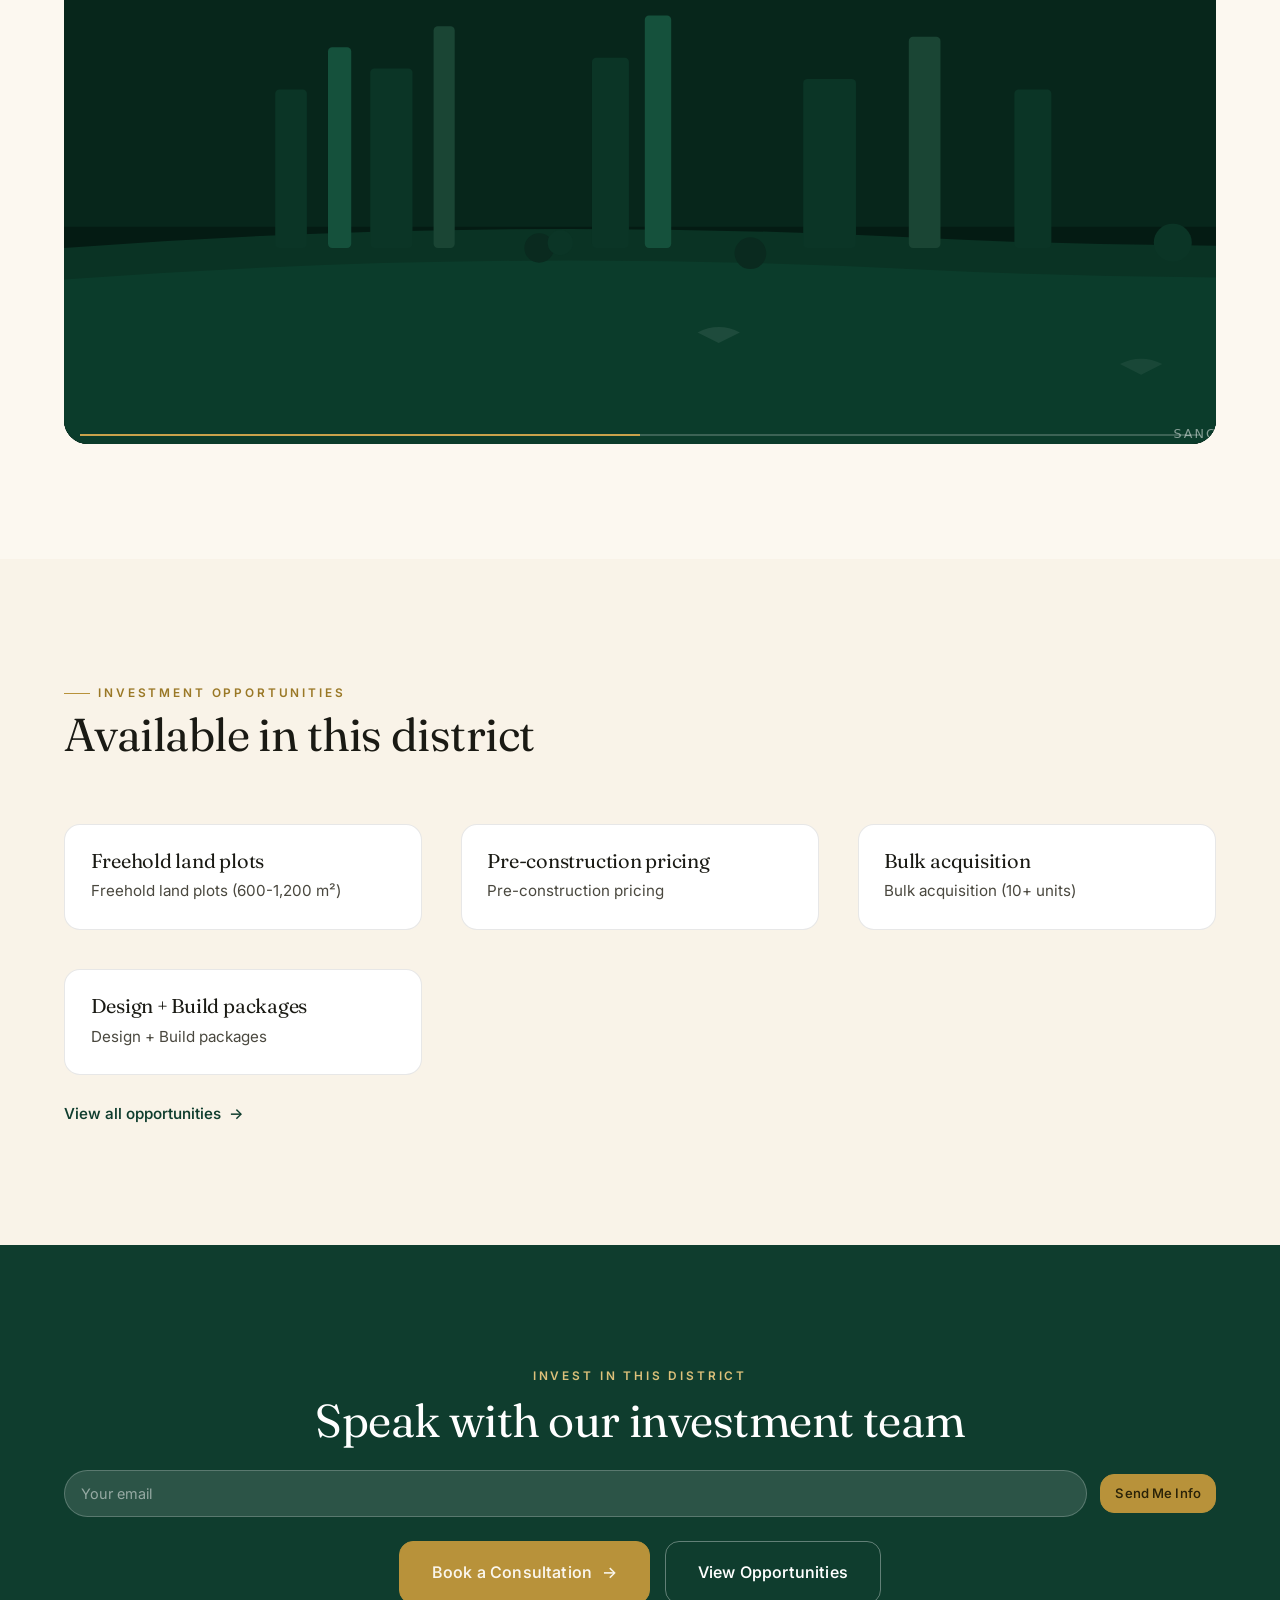
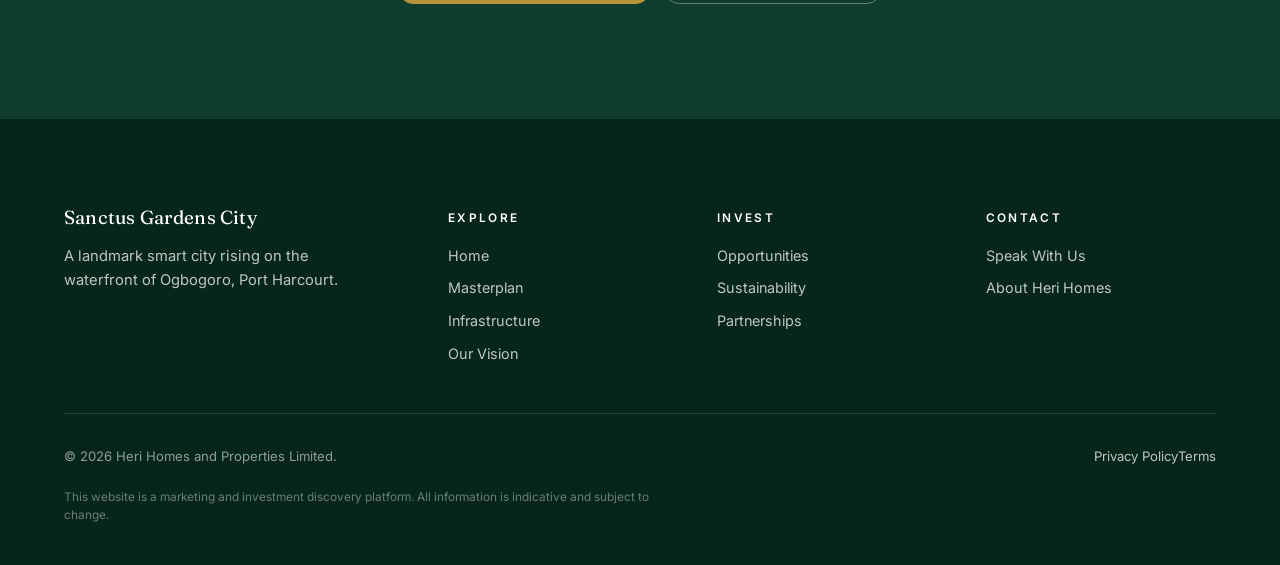
<file: district.html>
﻿<!DOCTYPE html>
<html lang="en">
<head>
<meta charset="UTF-8">
<meta name="viewport" content="width=device-width, initial-scale=1.0">
<title>District — Sanctus Gardens City</title>
<meta name="description" content="Explore the districts of Sanctus Gardens City — residential, commercial, leisure, innovation, landmark, and civic & community zones.">
<link rel="preconnect" href="https://fonts.googleapis.com">
<link rel="preconnect" href="https://fonts.gstatic.com" crossorigin>
<link href="https://fonts.googleapis.com/css2?family=Fraunces:ital,opsz,wght@0,9..144,300..600;1,9..144,300..600&family=Inter:wght@300..700&display=swap" rel="stylesheet">
<link rel="stylesheet" href="assets/css/style.css">
</head>
<body>

<nav class="mobile-nav" aria-label="Mobile navigation">
  <div class="mobile-nav__group">
    <h5>Explore</h5>
    <a href="index.html" class="mobile-nav__link">Home</a>
    <a href="masterplan.html" class="mobile-nav__link">Masterplan</a>
    <a href="infrastructure.html" class="mobile-nav__link">Infrastructure</a>
  </div>
  <div class="mobile-nav__group">
    <h5>Districts</h5>
    <a href="district.html?id=residential" class="mobile-nav__link">Residential</a>
    <a href="district.html?id=commercial" class="mobile-nav__link">Commercial</a>
    <a href="district.html?id=leisure" class="mobile-nav__link">Leisure</a>
    <a href="district.html?id=innovation" class="mobile-nav__link">Innovation</a>
    <a href="district.html?id=landmark" class="mobile-nav__link">Landmark</a>
    <a href="district.html?id=civic" class="mobile-nav__link">Civic &amp; Community</a>
  </div>
  <div class="mobile-nav__group">
    <h5>Opportunities</h5>
    <a href="opportunity.html" class="mobile-nav__link">Investment Opportunities</a>
    <a href="about-city.html" class="mobile-nav__link">Our Vision</a>
    <a href="about-heri.html" class="mobile-nav__link">Heri Homes</a>
  </div>
  <a href="contact.html" class="btn btn--gold-on-dark btn--lg mobile-nav__cta">Speak With Our Investment Team</a>
</nav>

<header class="site-header" role="banner">
  <div class="container nav-wrap">
    <a href="index.html" class="brand">
      <span class="brand__mark"><svg viewBox="0 0 30 30" fill="none"><rect width="30" height="30" rx="6" fill="currentColor" opacity="0.9"/><path d="M8 18.5c0-4.5 3-8 7-10.5s7.5-1 8 8c.3 5.5-2.2 8.5-6.5 8.5-3 0-5-2-5.5-3.5M15 20c-2 0-4-1-4-3.5s2.5-5 5-6.5c1.5-.8 3.5 0 4 2.5.3 2-1 6-2.5 6S15.5 20 15 20z" stroke="currentColor" stroke-width="1.5" fill="none"/></svg></span>
      <span class="brand__name">Sanctus Gardens City</span>
    </a>
    <nav class="nav" aria-label="Main navigation">
      <a href="index.html" class="nav__link">Home</a>
      <a href="masterplan.html" class="nav__link">Masterplan</a>
      <a href="district.html?id=residential" class="nav__link" aria-current="page">Districts</a>
      <a href="opportunity.html" class="nav__link">Invest</a>
      <a href="infrastructure.html" class="nav__link">Infrastructure</a>
      <a href="about-city.html" class="nav__link">About</a>
      <a href="contact.html" class="nav__link nav__cta btn btn--gold btn--sm">Speak With Us</a>
    </nav>
    <button class="nav-toggle" aria-label="Toggle navigation menu"><span></span></button>
  </div>
</header>

<main id="main">
  <!-- Hero + overview (filled in by JS) -->
  <section class="pagehero" id="district-hero">
    <div class="pagehero__bg">
      <svg viewBox="0 0 1440 500" preserveAspectRatio="xMidYMid slice"><rect width="1440" height="500" fill="#07261B"/><path d="M0 300 Q360 240 720 300 Q1080 360 1440 280 V500 H0Z" fill="#0A3324" opacity="0.5"/></svg>
    </div>
    <div class="pagehero__inner container">
      <div class="crumbs reveal" id="district-crumbs"><a href="index.html">Home</a><span>/</span><a href="masterplan.html">Masterplan</a><span>/</span><span id="district-label">District</span></div>
      <span class="eyebrow reveal" id="district-badge-display" style="transition-delay:0.05s;margin-top:0.6rem"></span>
      <h1 class="reveal" style="transition-delay:0.15s" id="district-title">District</h1>
      <p class="pagehero__sub reveal" style="transition-delay:0.3s" id="district-sub">Loading district information…</p>
      <ul class="tick mt-2 reveal" style="transition-delay:0.45s" id="district-highlights">
        <li>Key feature one</li>
        <li>Key feature two</li>
      </ul>
    </div>
  </section>

  <!-- Infrastructure -->
  <section class="section" style="background:var(--bg-alt)" aria-label="District infrastructure">
    <div class="container">
      <div class="section__head reveal">
        <span class="eyebrow">Infrastructure <span class="eyebrow">Infrastructure</span>amp; Connectivity</span>
        <h2 id="infra-title" style="margin-top:0.5rem">What's built in</h2>
      </div>
      <div class="grid grid--2 reveal-stagger" id="infra-grid">
        <div class="pillar">
          <div class="pillar__icon"><svg viewBox="0 0 24 24" fill="none" stroke="currentColor" stroke-width="1.5"><rect x="3" y="3" width="18" height="18" rx="2"/><circle cx="8.5" cy="8.5" r="1.5"/><path d="M21 15l-5-5L5 21"/></svg></div>
          <h3>Utilities</h3>
          <p>Underground power and fiber infrastructure with district cooling readiness and backup generation.</p>
        </div>
        <div class="pillar">
          <div class="pillar__icon"><svg viewBox="0 0 24 24" fill="none" stroke="currentColor" stroke-width="1.5"><path d="M3 15l4-4 3 3 5-5 6 6"/><path d="M15 10h3v3"/></svg></div>
          <h3>Transport</h3>
          <p>Monorail and BRT connectivity to all districts with pedestrian-first streets and cycle lanes.</p>
        </div>
      </div>
    </div>
  </section>

  <!-- 360 Panorama -->
  <section class="section container" aria-label="Panorama view" id="panorama-section">
    <div class="section__head reveal">
      <span class="eyebrow">Panorama</span>
      <h2>Experience the waterfront</h2>
    </div>
    <div class="panorama reveal" id="district-pano">
      <div class="panorama__scene">
        <svg viewBox="0 0 2400 600" preserveAspectRatio="xMidYMid slice" xmlns="http://www.w3.org/2000/svg">
          <rect width="2400" height="600" fill="#07261B"/>
          <!-- Water body -->
          <rect x="0" y="350" width="2400" height="250" fill="#041A12" opacity="0.9"/>
          <!-- Shoreline -->
          <path d="M0 370 Q400 340 800 360 Q1200 380 1600 350 Q2000 320 2400 370 V600 H0Z" fill="#0A3324"/>
          <path d="M0 400 Q400 370 800 390 Q1200 410 1600 380 Q2000 350 2400 400 V600 H0Z" fill="#0D4732" opacity="0.5"/>
          <!-- Buildings -->
          <rect x="200" y="220" width="30" height="150" fill="#0B3526" rx="4"/>
          <rect x="250" y="180" width="22" height="190" fill="#15513C" rx="4"/>
          <rect x="290" y="200" width="40" height="170" fill="#0B3526" rx="4"/>
          <rect x="350" y="160" width="20" height="210" fill="#1A4534" rx="4"/>
          <rect x="500" y="190" width="35" height="180" fill="#0B3526" rx="4"/>
          <rect x="550" y="150" width="25" height="220" fill="#15513C" rx="4"/>
          <rect x="700" y="210" width="50" height="160" fill="#0B3526" rx="4"/>
          <rect x="800" y="170" width="30" height="200" fill="#1A4534" rx="4"/>
          <rect x="900" y="220" width="35" height="150" fill="#0B3526" rx="4"/>
          <!-- Sanctus Tower -->
          <rect x="1200" y="100" width="16" height="270" fill="#1A4534" rx="2"/>
          <rect x="1195" y="240" width="26" height="130" fill="#0B3526" rx="2"/>
          <polygon points="1208,100 1212,75 1216,100" fill="#B8923A" opacity="0.7"/>
          <!-- More dist -->
          <rect x="1400" y="200" width="40" height="170" fill="#0B3526" rx="4"/>
          <rect x="1500" y="180" width="28" height="190" fill="#15513C" rx="4"/>
          <rect x="1600" y="220" width="35" height="150" fill="#0B3526" rx="4"/>
          <rect x="1750" y="190" width="45" height="180" fill="#1A4534" rx="4"/>
          <rect x="1900" y="230" width="30" height="140" fill="#0B3526" rx="4"/>
          <!-- Trees -->
          <circle cx="450" cy="370" r="14" fill="#0A2A1F"/>
          <circle cx="470" cy="365" r="12" fill="#0B3526"/>
          <circle cx="650" cy="375" r="15" fill="#0A2A1F"/>
          <circle cx="1050" cy="365" r="18" fill="#0B3526"/>
          <circle cx="1700" cy="370" r="14" fill="#0A2A1F"/>
          <!-- Boats -->
          <path d="M600 450 Q620 440 640 450 L620 460Z" fill="rgba(255,255,255,0.08)"/>
          <path d="M1000 480 Q1020 470 1040 480 L1020 490Z" fill="rgba(255,255,255,0.06)"/>
          <!-- Label -->
          <text x="1200" y="550" font-family="system-ui" font-size="12" fill="rgba(255,255,255,0.5)" text-anchor="middle" letter-spacing="2">SANCTUS GARDENS CITY WATERFRONT</text>
        </svg>
      </div>
      <div class="panorama__progress"><i style="transform:scaleX(0.5)"></i></div>
    </div>
  </section>

  <!-- Investment opps -->
  <section class="section bg-alt" aria-label="District opportunities" id="opp-section">
    <div class="container">
      <div class="section__head reveal">
        <span class="eyebrow">Investment Opportunities</span>
        <h2 id="opp-title">Available in this district</h2>
      </div>
      <div class="grid grid--3 reveal-stagger" id="district-opps">
        <div class="pillar">
          <h3>Opportunity placeholder</h3>
          <p class="soft mt-1">Loading opportunities…</p>
        </div>
      </div>
      <div class="mt-3 reveal">
        <a href="opportunity.html" class="text-link">View all opportunities <span class="btn-arrow">→</span></a>
      </div>
    </div>
  </section>

  <!-- Consultation CTA + interest capture -->
  <section class="section bg-green">
    <div class="container center">
      <div class="reveal">
        <span class="eyebrow eyebrow--plain">Invest in this district</span>
        <h2 class="mt-1" style="color:#fff">Speak with our investment team</h2>
        <form class="sgc-form cta-form" data-name="district interest capture" style="margin-top:1.5rem">
          <div class="form-body" style="display:flex;gap:0.8rem;align-items:center;flex-wrap:wrap;justify-content:center">
            <input type="hidden" name="subject" value="District information request">
            <input type="email" name="email" required placeholder="Your email" class="cta-form__input">
            <input type="hidden" name="district" id="mini-district">
            <button type="submit" class="btn btn--gold btn--sm">Send Me Info</button>
            <div class="form-status" style="display:none;width:100%;font-size:0.85rem;color:var(--gold-300)"></div>
          </div>
          <div class="form-success" style="display:none;width:100%;text-align:center;color:var(--gold-300);margin-top:0.5rem">
            <strong>Thank you.</strong> We'll send you the latest information on this district.
          </div>
        </form>
        <div class="hero__cta-row mt-3" style="justify-content:center">
          <a href="contact.html" class="btn btn--gold-on-dark btn--lg">Book a Consultation <span class="btn-arrow">→</span></a>
          <a href="opportunity.html" class="btn btn--on-dark btn--lg">View Opportunities</a>
        </div>
      </div>
    </div>
  </section>
</main>

<footer class="site-footer">
  <div class="container">
    <div class="footer-top">
      <div class="footer-brand">
        <a href="index.html" class="brand brand__name" style="color:#fff">Sanctus Gardens City</a>
        <p>A landmark smart city rising on the waterfront of Ogbogoro, Port Harcourt.</p>
      </div>
      <div class="footer-col">
        <h5>Explore</h5>
        <ul>
          <li><a href="index.html">Home</a></li>
          <li><a href="masterplan.html">Masterplan</a></li>
          <li><a href="infrastructure.html">Infrastructure</a></li>
          <li><a href="about-city.html">Our Vision</a></li>
        </ul>
      </div>
      <div class="footer-col">
        <h5>Invest</h5>
        <ul>
          <li><a href="opportunity.html">Opportunities</a></li>
          <li><a href="sustainability.html">Sustainability</a></li>
          <li><a href="partnerships.html">Partnerships</a></li>
        </ul>
      </div>
      <div class="footer-col">
        <h5>Contact</h5>
        <ul>
          <li><a href="contact.html">Speak With Us</a></li>
          <li><a href="about-heri.html">About Heri Homes</a></li>
        </ul>
      </div>
    </div>
    <div class="footer-bottom">
      <span>&copy; 2026 Heri Homes and Properties Limited.</span>
      <div class="footer-legal"><a href="#">Privacy Policy</a><a href="#">Terms</a></div>
    </div>
    <p class="disclaimer">This website is a marketing and investment discovery platform. All information is indicative and subject to change.</p>
  </div>
</footer>

<script>
/* District page data loader */
document.addEventListener('DOMContentLoaded', function() {
  var params = new URLSearchParams(window.location.search);
  var id = params.get('id') || 'residential';

  var districts = {
    residential: {
      label: 'Residential',
      title: 'Residential District',
      sub: 'Lush Beam apartments, Floating Gardens duplexes, and Halcyon villas — waterfront living on the Ogbogoro shoreline.',
      eyebrow: 'Residential District',
      heading: 'Lush Beam, Floating Gardens & Halcyon',
      lead: 'Three residential typologies within Business Town One. Lush Beam: eight apartment buildings, studio and two-bedroom units, organized around quiet courts. Floating Gardens: ten terraced duplex units facing the creek. Halcyon: standalone waterfront villas. Every home sits within a five-minute walk of green space, water access, or neighbourhood retail.',
      highlights: [
        'Lush Beam — 8 apartment buildings, studio and 2-bedroom units',
        'Floating Gardens — 10 terraced duplex units',
        'Halcyon — standalone waterfront villas',
        'Freehold land plots also available from 600 m²',
        'Mangrove buffer parks along the creek'
      ],
      infra: [
        {icon: 'utilities', title: 'Utilities', desc: 'Underground power and fiber infrastructure with district cooling readiness and backup generation.'},
        {icon: 'transport', title: 'Transport', desc: 'Monorail stop within 400m, BRT route, dedicated cycle lanes, and pedestrian-first streets.'}
      ],
      badge: 'Waterfront Living'
    },
    commercial: {
      label: 'Commercial',
      title: 'Commercial & Business District',
      sub: 'Brews 132, US 25, Deutey-Eight 18, and Fat Things on Lees — Port Harcourt\'s new business address.',
      eyebrow: 'Commercial & Business District',
      heading: 'Brews 132, US 25 & Deutey-Eight 18',
      lead: 'Business Town One\'s commercial core spans three mixed-use developments. Brews 132 pairs residences with a hotel. US 25 pairs office space with residences. Deutey-Eight 18 pairs office space with hospitality. Fat Things on Lees anchors the district as its supermarket — pre-leasing already secured. A 4-star hotel brings conference capacity; Shadow adds 300 or more vehicles of structured parking.',
      highlights: [
        'Brews 132 (a–e) — mixed-use residences and hotel',
        'US 25 (a–e) — mixed-use office and residences',
        'Deutey-Eight 18 — office and hotel, 60% pre-leased',
        'Fat Things on Lees — anchor supermarket, secured',
        '4-star hotel with conference facilities',
        'Shadow — 300+ vehicle structured parking'
      ],
      infra: [
        {icon: 'utilities', title: 'Power & Connectivity', desc: 'Raised floors, 1.8kW/m² power density, dual fibre feeds, backup generation, and 24/7 security.'},
        {icon: 'transport', title: 'Access', desc: 'Monorail station at civic plaza, underground parking 1:200 m², and EV charging in every bay.'}
      ],
      badge: 'Business & Retail'
    },
    leisure: {
      label: 'Leisure',
      title: 'Leisure & Recreation District',
      sub: 'Lapis Lazuli Water Park, Meadow public park, and Pause Play — the city\'s social living room.',
      eyebrow: 'Leisure & Recreation District',
      heading: 'Lapis Lazuli, Meadow & Pause Play',
      lead: 'Lapis Lazuli — an aquatic centre, aquarium, and water theme park — anchors the district and Business Town One\'s tourism case, projected at 150,000 annual visitors alongside the adjoining hotel. Meadow gives the district its public park and open green space. Pause Play brings indoor gaming and entertainment. A marina promenade, dining, and cultural venues complete the quarter.',
      highlights: [
        'Lapis Lazuli — aquatic centre, aquarium, water theme park',
        'Meadow — public park and green space',
        'Pause Play — indoor gaming and entertainment centre',
        'Marina slip ownership and lease options'
      ],
      infra: [
        {icon: 'utilities', title: 'Marine Infrastructure', desc: 'Marina with 60+ berths, jetties, slipway, kayak launch, and ferry connection to Port Harcourt.'},
        {icon: 'transport', title: 'Walkable Design', desc: 'Car-light core with shaded promenades, cycle hire, and direct monorail access to all districts.'}
      ],
      badge: 'Marina & Culture'
    },
    innovation: {
      label: 'Innovation',
      title: 'Innovation & Research District',
      sub: 'PS Ninety9 research institute and the 4 Rivers smart utility network — the Delta Lab.',
      eyebrow: 'Innovation & Research District',
      heading: 'PS Ninety9 & The Delta Lab',
      lead: 'PS Ninety9, Business Town One\'s Research and Technical Institute, anchors an applied research and light-tech ecosystem — prototyping labs, incubator space, and demonstration sites for climate technology suited to the Niger Delta. The 4 Rivers network powers the district\'s grid, water, and waste systems.',
      highlights: [
        'PS Ninety9 — research and technical institute',
        '4 Rivers — smart utility and grid infrastructure',
        'Incubator equity partnership available',
        'Loading bays, fibre redundancy'
      ],
      infra: [
        {icon: 'utilities', title: 'Technical Infrastructure', desc: '3-phase power, high-bay labs with 6m clearance, loading bays, and dual fibre redundancy.'},
        {icon: 'transport', title: 'Connectivity', desc: 'Dedicated freight access, monorail link to commercial district, and campus-wide gigabit Wi-Fi.'}
      ],
      badge: 'Research & Tech'
    },
    civic: {
      label: 'Civic',
      title: 'Civic & Community District',
      sub: 'The Table, Uchechukwu and Creation schools, Children\'s Bread, The Citadel, Stormless, and Help Stone — Business Town One\'s civic and municipal core.',
      eyebrow: 'Civic & Community District',
      heading: 'The Civic Core',
      lead: 'Business Town One\'s civic infrastructure in one district. The Table serves as the medical centre. Uchechukwu Secondary School and Creation Primary School (a & b) anchor education. Children\'s Bread runs as the city clinic. The Citadel provides worship space; Stormless, a civic centre for community programming. Help Stone, the municipal service hub, coordinates operations across all of Business Town One.',
      highlights: [
        'The Table — medical centre',
        'Uchechukwu Secondary School & Creation Primary School (a & b)',
        'Children\'s Bread — city clinic',
        'The Citadel — worship centre',
        'Stormless — civic centre',
        'Help Stone — municipal service hub'
      ],
      infra: [
        {icon: 'utilities', title: 'Municipal Services', desc: 'Help Stone coordinates civic operations, waste, and community services across Business Town One.'},
        {icon: 'transport', title: 'Access', desc: 'Monorail and BRT access connecting civic, health, education, and worship facilities to every district.'}
      ],
      badge: 'Civic & Community'
    },
    landmark: {
      label: 'Landmark',
      title: 'Landmark District',
      sub: 'Sanctus Tower at 325m+ and The Conservatory — the city\'s iconic core.',
      eyebrow: 'Landmark District',
      heading: 'Sanctus Tower & The Conservatory',
      lead: 'The symbolic core of Sanctus Gardens City. Sanctus Tower rises past 325 metres — an observation deck, sky restaurant, and civic functions at the summit. The Conservatory sits alongside it, a glasshouse anchored in restored mangroves. Together, they orient every view across Business Town One.',
      highlights: [
        'Sanctus Tower — 325m+, 60+ levels',
        'Observation deck and sky restaurant',
        'The Conservatory — mangroves and events',
        'Operator and licensing opportunities'
      ],
      infra: [
        {icon: 'utilities', title: 'Vertical Transport', desc: 'High-speed elevator bank, sky lobby transfers, and dedicated MEP risers for full-floor tenants.'},
        {icon: 'transport', title: 'Anchor Access', desc: 'Direct monorail station beneath tower, VIP drop-off, and service yard for event logistics.'}
      ],
      badge: 'Iconic Tower'
    }
  };

  var d = districts[id] || districts.residential;

  document.title = d.title + ' — Sanctus Gardens City';
  document.getElementById('district-label').textContent = d.label;
  document.getElementById('district-title').textContent = d.title;
  var badgeEl = document.getElementById('district-badge-display');
  if (badgeEl) badgeEl.textContent = d.badge || d.label;
  document.getElementById('district-hero').setAttribute('data-district', id);
  document.getElementById('district-sub').textContent = d.sub;
  var ul = document.getElementById('district-highlights');
  ul.innerHTML = d.highlights.map(function(h) { return '<li>' + h + '</li>'; }).join('');

  // infra-title is static — "What's built in" works for all districts
  var infraGrid = document.getElementById('infra-grid');
  infraGrid.innerHTML = d.infra.map(function(i) {
    return '<div class="pillar">' +
      '<div class="pillar__icon"><svg viewBox="0 0 24 24" fill="none" stroke="currentColor" stroke-width="1.5">' +
      (i.icon === 'utilities' ? '<rect x="3" y="3" width="18" height="18" rx="2"/><circle cx="8.5" cy="8.5" r="1.5"/><path d="M21 15l-5-5L5 21"/>' :
       i.icon === 'transport' ? '<path d="M3 15l4-4 3 3 5-5 6 6"/><path d="M15 10h3v3"/>' : '') +
      '</svg></div><h3>' + i.title + '</h3><p>' + i.desc + '</p></div>';
  }).join('');

  // Set mini-form district hidden field
  var mini = document.getElementById('mini-district');
  if (mini) mini.value = id;

  // Crumbs
  document.getElementById('district-crumbs').innerHTML =
    '<a href="index.html">Home</a><span>/</span><a href="masterplan.html">Masterplan</a><span>/</span><span>' + d.label + '</span>';

  // Populate opportunities from SGC_DISTRICTS if available
  var oppsGrid = document.getElementById('district-opps');
  if (oppsGrid && window.SGC_DISTRICTS && window.SGC_DISTRICTS[id]) {
    var opps = window.SGC_DISTRICTS[id].opps;
    if (opps) {
      oppsGrid.innerHTML = opps.map(function(o) {
        return '<div class="pillar"><h3>' + o.split('(')[0].trim() + '</h3><p class="soft mt-1">' + o + '</p></div>';
      }).join('');
    }
  }
});
</script>
<script src="assets/js/forms.js" defer></script>
<script src="assets/js/main.js" defer></script>
</body>
</html>
</file>
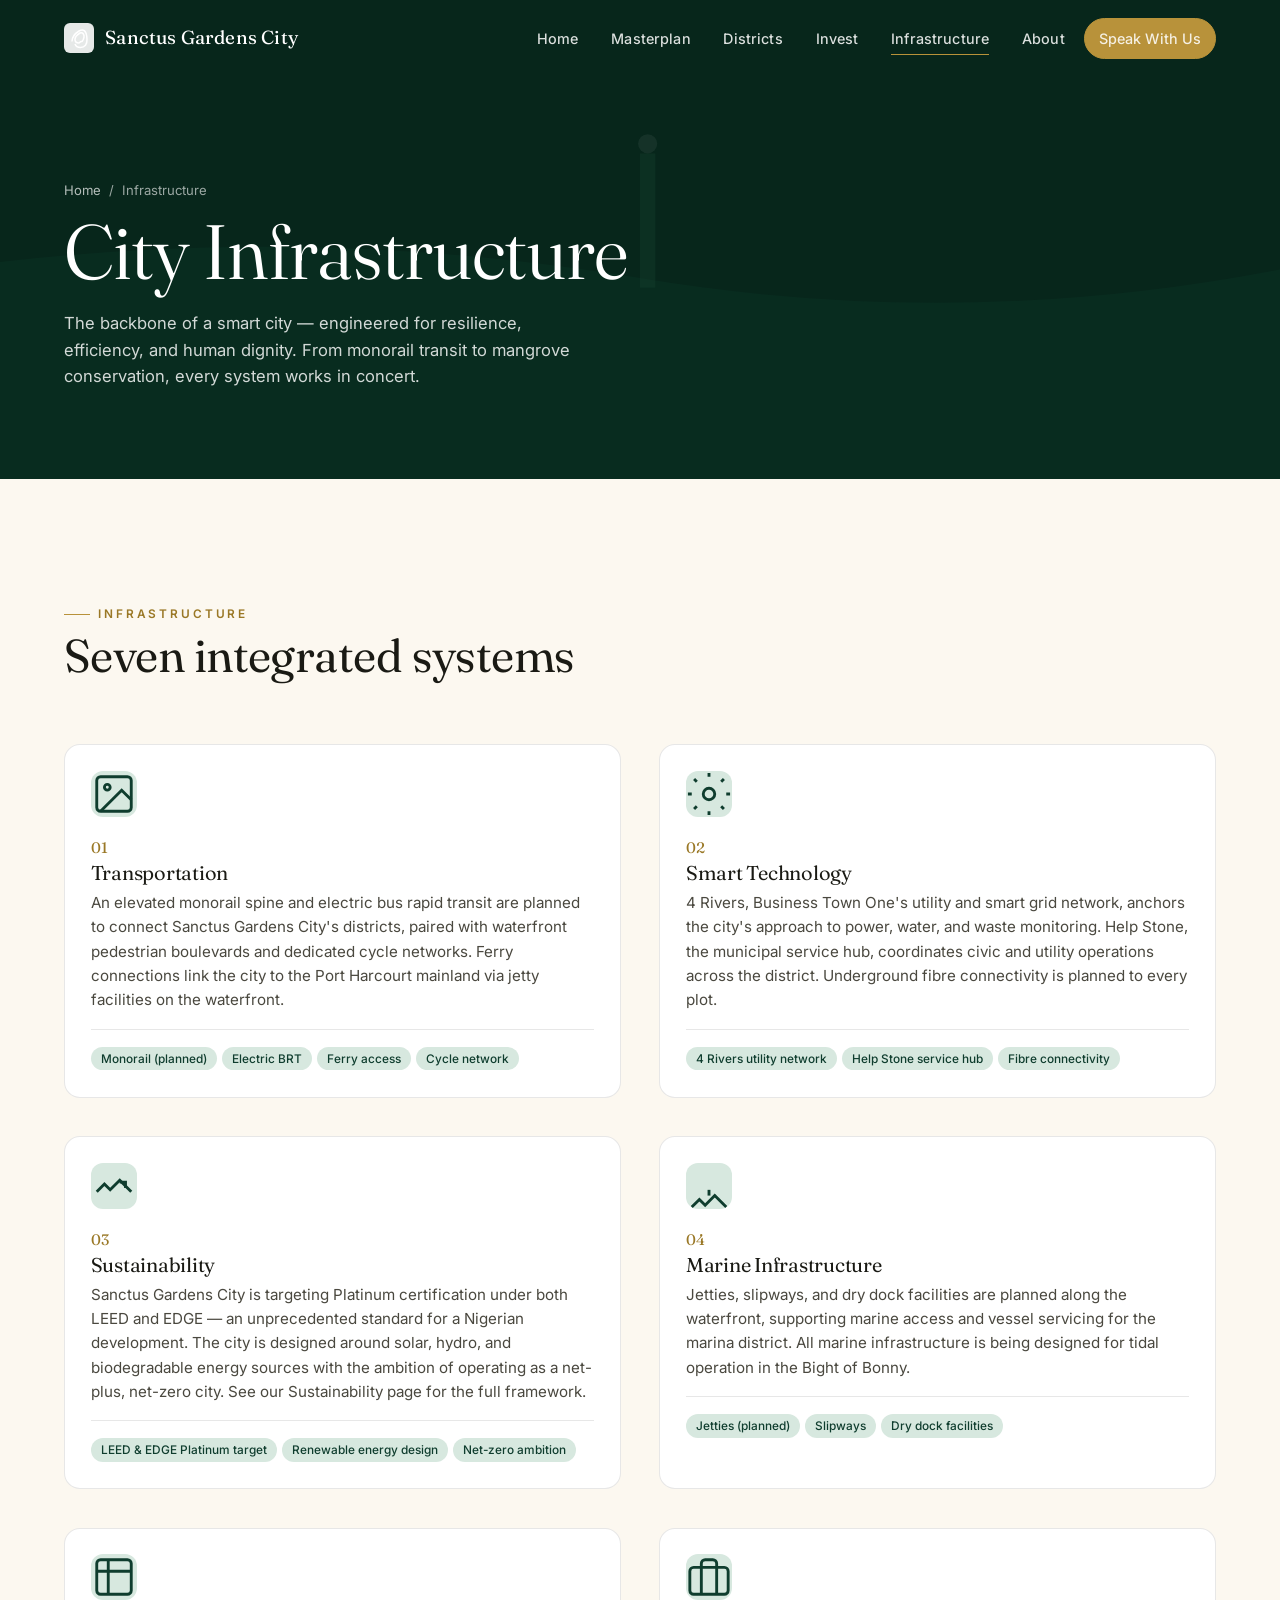
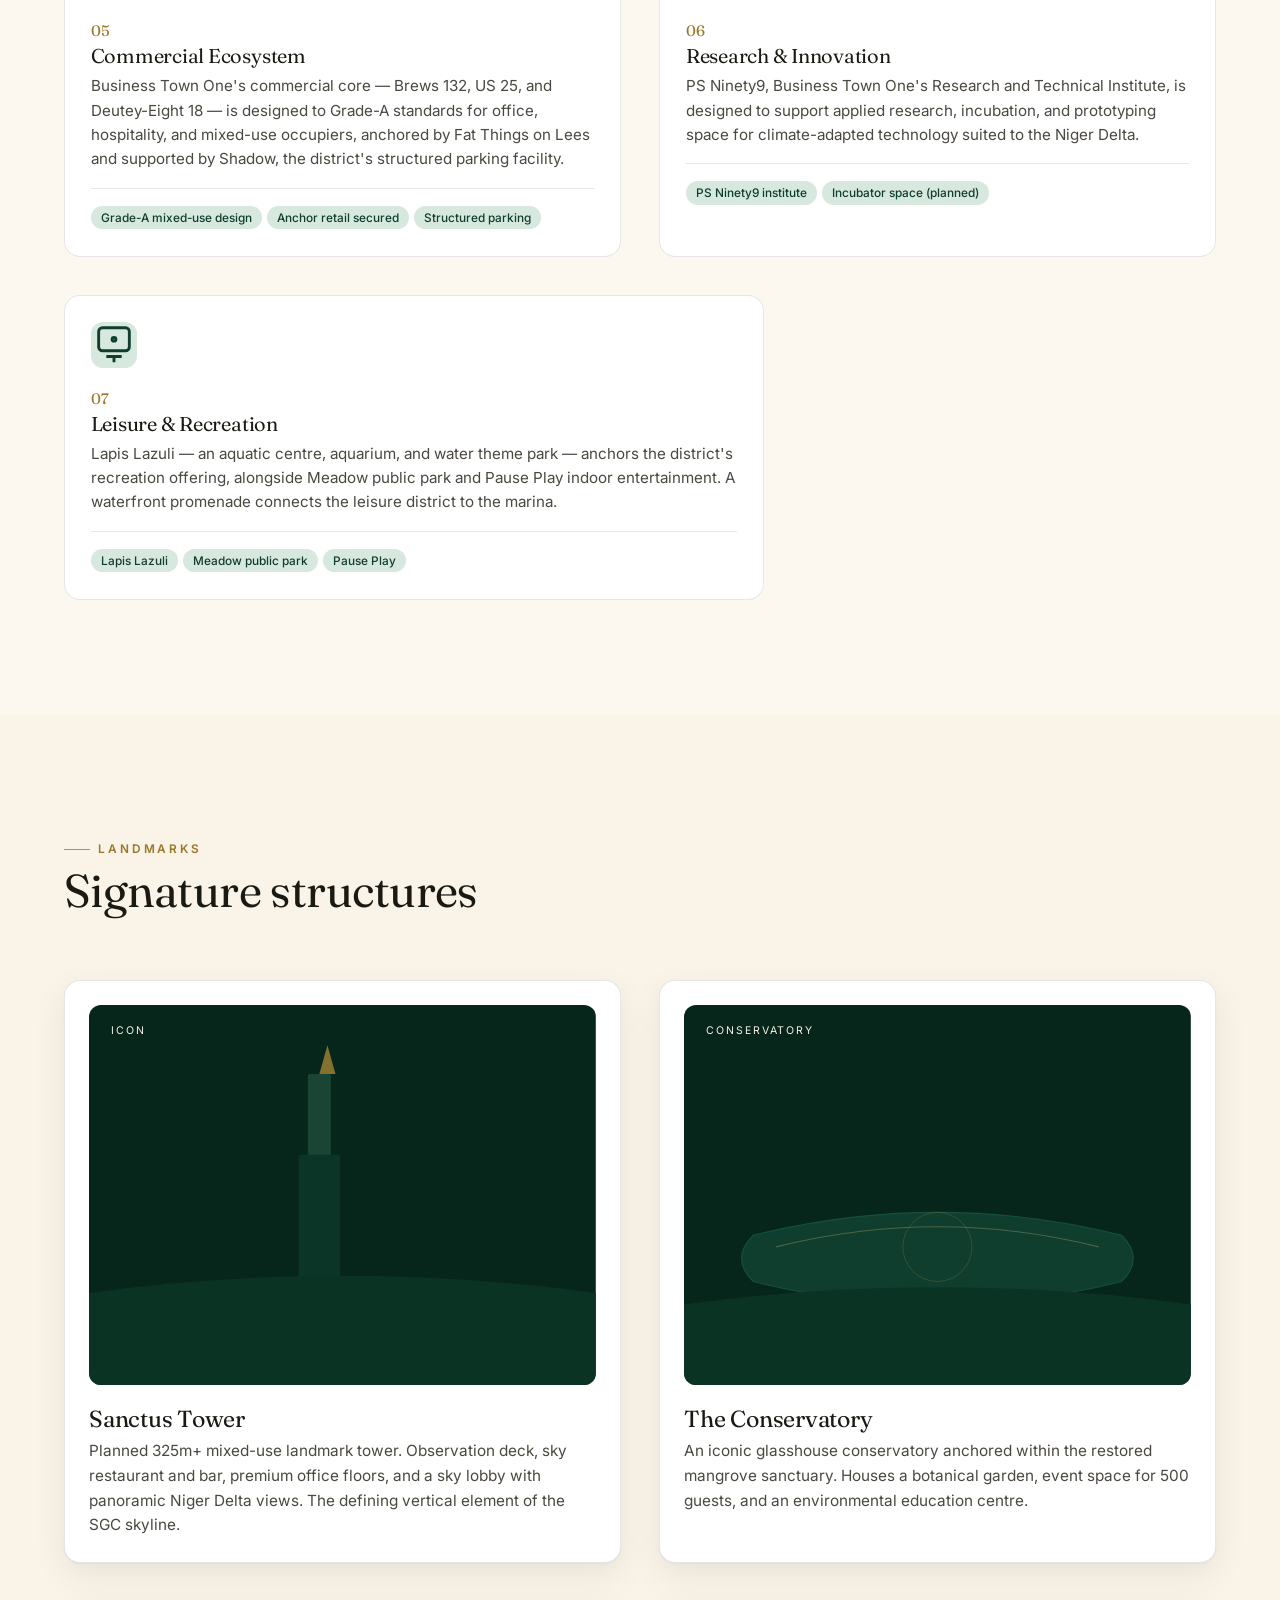
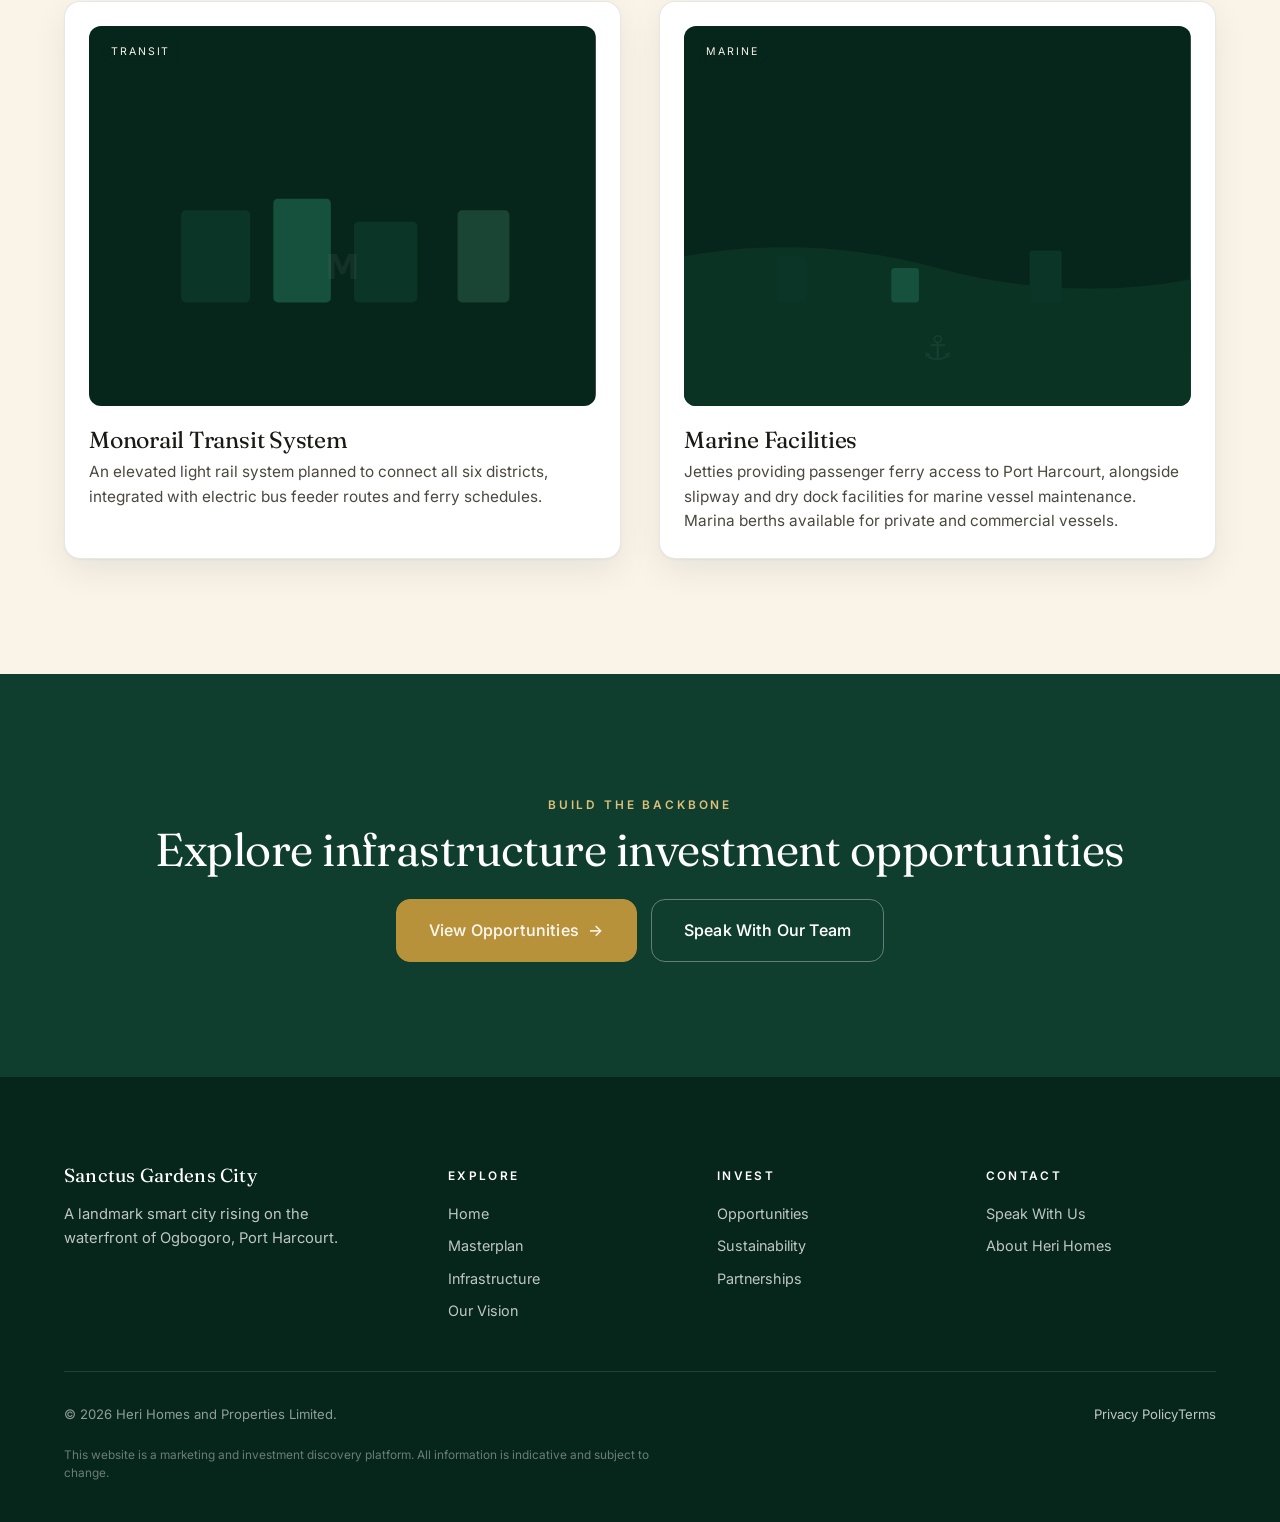
<file: infrastructure.html>
<!DOCTYPE html>
<html lang="en">
<head>
<meta charset="UTF-8">
<meta name="viewport" content="width=device-width, initial-scale=1.0">
<title>Infrastructure — Sanctus Gardens City</title>
<meta name="description" content="Sanctus Gardens City infrastructure: monorail transit, smart technology, mangrove conservatory, marine facilities, and district utilities.">
<link rel="preconnect" href="https://fonts.googleapis.com"><link rel="preconnect" href="https://fonts.gstatic.com" crossorigin>
<link href="https://fonts.googleapis.com/css2?family=Fraunces:ital,opsz,wght@0,9..144,300..600;1,9..144,300..600&family=Inter:wght@300..700&display=swap" rel="stylesheet">
<link rel="stylesheet" href="assets/css/style.css">
</head>
<body>

<nav class="mobile-nav" aria-label="Mobile navigation">
  <div class="mobile-nav__group">
    <h5>Explore</h5>
    <a href="index.html" class="mobile-nav__link">Home</a><a href="masterplan.html" class="mobile-nav__link">Masterplan</a><a href="infrastructure.html" class="mobile-nav__link">Infrastructure</a>
  </div>
  <div class="mobile-nav__group">
    <h5>Districts</h5>
    <a href="district.html?id=residential" class="mobile-nav__link">Residential</a><a href="district.html?id=commercial" class="mobile-nav__link">Commercial</a><a href="district.html?id=leisure" class="mobile-nav__link">Leisure</a><a href="district.html?id=innovation" class="mobile-nav__link">Innovation</a><a href="district.html?id=landmark" class="mobile-nav__link">Landmark</a><a href="district.html?id=civic" class="mobile-nav__link">Civic &amp; Community</a>
  </div>
  <div class="mobile-nav__group">
    <h5>Opportunities</h5>
    <a href="opportunity.html" class="mobile-nav__link">Investment Opportunities</a><a href="about-city.html" class="mobile-nav__link">Our Vision</a><a href="about-heri.html" class="mobile-nav__link">Heri Homes</a>
  </div>
  <a href="contact.html" class="btn btn--gold-on-dark btn--lg mobile-nav__cta">Speak With Our Investment Team</a>
</nav>

<header class="site-header" role="banner">
  <div class="container nav-wrap">
    <a href="index.html" class="brand">
      <span class="brand__mark"><svg viewBox="0 0 30 30" fill="none"><rect width="30" height="30" rx="6" fill="currentColor" opacity="0.9"/><path d="M8 18.5c0-4.5 3-8 7-10.5s7.5-1 8 8c.3 5.5-2.2 8.5-6.5 8.5-3 0-5-2-5.5-3.5M15 20c-2 0-4-1-4-3.5s2.5-5 5-6.5c1.5-.8 3.5 0 4 2.5.3 2-1 6-2.5 6S15.5 20 15 20z" stroke="currentColor" stroke-width="1.5" fill="none"/></svg></span>
      <span class="brand__name">Sanctus Gardens City</span>
    </a>
    <nav class="nav" aria-label="Main navigation">
      <a href="index.html" class="nav__link">Home</a><a href="masterplan.html" class="nav__link">Masterplan</a><a href="district.html?id=residential" class="nav__link">Districts</a><a href="opportunity.html" class="nav__link">Invest</a><a href="infrastructure.html" class="nav__link" aria-current="page">Infrastructure</a><a href="about-city.html" class="nav__link">About</a><a href="contact.html" class="nav__link nav__cta btn btn--gold btn--sm">Speak With Us</a>
    </nav>
    <button class="nav-toggle" aria-label="Toggle navigation menu"><span></span></button>
  </div>
</header>

<section class="pagehero" id="main" style="min-height:36vh">
  <div class="pagehero__bg"><svg viewBox="0 0 1440 500" preserveAspectRatio="xMidYMid slice"><rect width="1440" height="500" fill="#07261B"/><path d="M0 280 Q360 230 720 290 Q1080 350 1440 270 V500 H0Z" fill="#0A3324" opacity="0.5"/><rect x="720" y="160" width="16" height="140" fill="#1A4534" opacity="0.3"/><circle cx="728" cy="150" r="10" fill="rgba(255,255,255,0.06)"/></svg></div>
  <div class="pagehero__inner container">
    <div class="crumbs reveal"><a href="index.html">Home</a><span>/</span><span>Infrastructure</span></div>
    <h1 class="reveal" style="transition-delay:0.15s">City Infrastructure</h1>
    <p class="pagehero__sub reveal" style="transition-delay:0.3s">The backbone of a smart city — engineered for resilience, efficiency, and human dignity. From monorail transit to mangrove conservation, every system works in concert.</p>
  </div>
</section>

<!-- Infrastructure categories -->
<section class="section container">
  <div class="section__head reveal"><span class="eyebrow">Infrastructure</span><h2>Seven integrated systems</h2></div>
  <div class="grid grid--2 reveal-stagger">
    <div class="pillar">
      <div class="pillar__icon"><svg viewBox="0 0 24 24" fill="none" stroke="currentColor" stroke-width="1.5"><rect x="3" y="3" width="18" height="18" rx="2"/><circle cx="8.5" cy="8.5" r="1.5"/><path d="M21 15l-5-5L5 21"/></svg></div>
      <span class="kicker-num">01</span>
      <h3>Transportation</h3>
      <p>An elevated monorail spine and electric bus rapid transit are planned to connect Sanctus Gardens City's districts, paired with waterfront pedestrian boulevards and dedicated cycle networks. Ferry connections link the city to the Port Harcourt mainland via jetty facilities on the waterfront.</p>
      <div class="mt-2" style="border-top:1px solid var(--line);padding-top:0.8rem">
        <span class="chip">Monorail (planned)</span>
        <span class="chip">Electric BRT</span>
        <span class="chip">Ferry access</span>
        <span class="chip">Cycle network</span>
      </div>
    </div>
    <div class="pillar">
      <div class="pillar__icon"><svg viewBox="0 0 24 24" fill="none" stroke="currentColor" stroke-width="1.5"><circle cx="12" cy="12" r="3"/><path d="M12 1v2M12 21v2M4.22 4.22l1.42 1.42M18.36 18.36l1.42 1.42M1 12h2M21 12h2M4.22 19.78l1.42-1.42M18.36 5.64l1.42-1.42"/></svg></div>
      <span class="kicker-num">02</span>
      <h3>Smart Technology</h3>
      <p>4 Rivers, Business Town One's utility and smart grid network, anchors the city's approach to power, water, and waste monitoring. Help Stone, the municipal service hub, coordinates civic and utility operations across the district. Underground fibre connectivity is planned to every plot.</p>
      <div class="mt-2" style="border-top:1px solid var(--line);padding-top:0.8rem">
        <span class="chip">4 Rivers utility network</span>
        <span class="chip">Help Stone service hub</span>
        <span class="chip">Fibre connectivity</span>
      </div>
    </div>
    <div class="pillar">
      <div class="pillar__icon"><svg viewBox="0 0 24 24" fill="none" stroke="currentColor" stroke-width="1.5"><path d="M3 15l4-4 3 3 5-5 6 6"/><path d="M15 10h3v3"/></svg></div>
      <span class="kicker-num">03</span>
      <h3>Sustainability</h3>
      <p>Sanctus Gardens City is targeting Platinum certification under both LEED and EDGE — an unprecedented standard for a Nigerian development. The city is designed around solar, hydro, and biodegradable energy sources with the ambition of operating as a net-plus, net-zero city. See our Sustainability page for the full framework.</p>
      <div class="mt-2" style="border-top:1px solid var(--line);padding-top:0.8rem">
        <span class="chip">LEED &amp; EDGE Platinum target</span>
        <span class="chip">Renewable energy design</span>
        <span class="chip">Net-zero ambition</span>
      </div>
    </div>
    <div class="pillar">
      <div class="pillar__icon"><svg viewBox="0 0 24 24" fill="none" stroke="currentColor" stroke-width="1.5"><path d="M3 23l4-4 3 3 5-5 6 6"/><path d="M12 17v-3"/></svg></div>
      <span class="kicker-num">04</span>
      <h3>Marine Infrastructure</h3>
      <p>Jetties, slipways, and dry dock facilities are planned along the waterfront, supporting marine access and vessel servicing for the marina district. All marine infrastructure is being designed for tidal operation in the Bight of Bonny.</p>
      <div class="mt-2" style="border-top:1px solid var(--line);padding-top:0.8rem">
        <span class="chip">Jetties (planned)</span>
        <span class="chip">Slipways</span>
        <span class="chip">Dry dock facilities</span>
      </div>
    </div>
    <div class="pillar">
      <div class="pillar__icon"><svg viewBox="0 0 24 24" fill="none" stroke="currentColor" stroke-width="1.5"><rect x="3" y="3" width="18" height="18" rx="2"/><path d="M3 9h18M9 3v18"/></svg></div>
      <span class="kicker-num">05</span>
      <h3>Commercial Ecosystem</h3>
      <p>Business Town One's commercial core — Brews 132, US 25, and Deutey-Eight 18 — is designed to Grade-A standards for office, hospitality, and mixed-use occupiers, anchored by Fat Things on Lees and supported by Shadow, the district's structured parking facility.</p>
      <div class="mt-2" style="border-top:1px solid var(--line);padding-top:0.8rem">
        <span class="chip">Grade-A mixed-use design</span>
        <span class="chip">Anchor retail secured</span>
        <span class="chip">Structured parking</span>
      </div>
    </div>
    <div class="pillar">
      <div class="pillar__icon"><svg viewBox="0 0 24 24" fill="none" stroke="currentColor" stroke-width="1.5"><rect x="2" y="7" width="20" height="14" rx="2"/><path d="M16 21V5a2 2 0 0 0-2-2h-4a2 2 0 0 0-2 2v16"/></svg></div>
      <span class="kicker-num">06</span>
      <h3>Research &amp; Innovation</h3>
      <p>PS Ninety9, Business Town One's Research and Technical Institute, is designed to support applied research, incubation, and prototyping space for climate-adapted technology suited to the Niger Delta.</p>
      <div class="mt-2" style="border-top:1px solid var(--line);padding-top:0.8rem">
        <span class="chip">PS Ninety9 institute</span>
        <span class="chip">Incubator space (planned)</span>
      </div>
    </div>
    <div class="pillar" style="grid-column:1/-1;max-width:700px">
      <div class="pillar__icon"><svg viewBox="0 0 24 24" fill="none" stroke="currentColor" stroke-width="1.5"><path d="M12 21v-3M8 18h8"/><rect x="4" y="3" width="16" height="12" rx="2"/><circle cx="12" cy="9" r="1"/></svg></div>
      <span class="kicker-num">07</span>
      <h3>Leisure &amp; Recreation</h3>
      <p>Lapis Lazuli — an aquatic centre, aquarium, and water theme park — anchors the district's recreation offering, alongside Meadow public park and Pause Play indoor entertainment. A waterfront promenade connects the leisure district to the marina.</p>
      <div class="mt-2" style="border-top:1px solid var(--line);padding-top:0.8rem">
        <span class="chip">Lapis Lazuli</span>
        <span class="chip">Meadow public park</span>
        <span class="chip">Pause Play</span>
      </div>
    </div>
  </div>
</section>

<!-- Landmark Infrastructure -->
<section class="section bg-alt" aria-label="Landmark infrastructure">
  <div class="container">
    <div class="section__head reveal"><span class="eyebrow">Landmarks</span><h2>Signature structures</h2></div>
    <div class="grid grid--2 reveal-stagger">
      <div class="card">
        <div class="card__media">
          <svg viewBox="0 0 440 330"><rect width="440" height="330" fill="#07261B"/><rect x="190" y="60" width="20" height="190" fill="#1A4534" rx="2"/><rect x="182" y="130" width="36" height="120" fill="#0B3526" rx="2"/><polygon points="200,60 207,35 214,60" fill="#B8923A" opacity="0.7"/><path d="M0 250 Q220 220 440 250 V330 H0Z" fill="#0A3324"/></svg>
          <span class="card__tag">Icon</span>
        </div>
        <h3 class="card__title">Sanctus Tower</h3>
        <p class="card__text" style="margin-top:0.5rem">Planned 325m+ mixed-use landmark tower. Observation deck, sky restaurant and bar, premium office floors, and a sky lobby with panoramic Niger Delta views. The defining vertical element of the SGC skyline.</p>
      </div>
      <div class="card">
        <div class="card__media">
          <svg viewBox="0 0 440 330"><rect width="440" height="330" fill="#07261B"/><path d="M60 200 Q220 160 380 200 Q400 220 380 240 Q220 280 60 240 Q40 220 60 200Z" fill="#0F3D2E" stroke="#14503B" stroke-width="1"/><path d="M80 210 Q220 175 360 210" fill="none" stroke="rgba(220,192,122,0.3)" stroke-width="1"/><circle cx="220" cy="210" r="30" fill="none" stroke="#B8923A" stroke-width="0.5" opacity="0.4"/><path d="M0 260 Q220 230 440 260 V330 H0Z" fill="#0A3324"/></svg>
          <span class="card__tag">Conservatory</span>
        </div>
        <h3 class="card__title">The Conservatory</h3>
        <p class="card__text" style="margin-top:0.5rem">An iconic glasshouse conservatory anchored within the restored mangrove sanctuary. Houses a botanical garden, event space for 500 guests, and an environmental education centre.</p>
      </div>
      <div class="card">
        <div class="card__media">
          <svg viewBox="0 0 440 330"><rect width="440" height="330" fill="#07261B"/><rect x="80" y="160" width="60" height="80" fill="#0B3526" rx="4"/><rect x="160" y="150" width="50" height="90" fill="#15513C" rx="4"/><rect x="230" y="170" width="55" height="70" fill="#0B3526" rx="4"/><rect x="320" y="160" width="45" height="80" fill="#1A4534" rx="4"/><text x="220" y="220" fill="rgba(255,255,255,0.05)" font-size="30" font-family="system-ui" text-anchor="middle" font-weight="bold">M</text></svg>
          <span class="card__tag">Transit</span>
        </div>
        <h3 class="card__title">Monorail Transit System</h3>
        <p class="card__text" style="margin-top:0.5rem">An elevated light rail system planned to connect all six districts, integrated with electric bus feeder routes and ferry schedules.</p>
      </div>
      <div class="card">
        <div class="card__media">
          <svg viewBox="0 0 440 330"><rect width="440" height="330" fill="#07261B"/><path d="M0 200 Q110 180 220 210 Q330 240 440 220 V330 H0Z" fill="#0A3324"/><rect x="80" y="200" width="26" height="40" fill="#0B3526" rx="3"/><rect x="180" y="210" width="24" height="30" fill="#15513C" rx="3"/><rect x="300" y="195" width="28" height="45" fill="#0B3526" rx="3"/><text x="220" y="290" fill="rgba(255,255,255,0.05)" font-size="30" font-family="system-ui" text-anchor="middle" font-weight="bold">⚓</text></svg>
          <span class="card__tag">Marine</span>
        </div>
        <h3 class="card__title">Marine Facilities</h3>
        <p class="card__text" style="margin-top:0.5rem">Jetties providing passenger ferry access to Port Harcourt, alongside slipway and dry dock facilities for marine vessel maintenance. Marina berths available for private and commercial vessels.</p>
      </div>
    </div>
  </div>
</section>

<!-- CTA -->
<section class="section bg-green">
  <div class="container center">
    <div class="reveal">
      <span class="eyebrow eyebrow--plain">Build the backbone</span>
      <h2 class="mt-1" style="color:#fff">Explore infrastructure investment opportunities</h2>
      <div class="hero__cta-row mt-3" style="justify-content:center">
        <a href="opportunity.html" class="btn btn--gold-on-dark btn--lg">View Opportunities <span class="btn-arrow">→</span></a>
        <a href="contact.html" class="btn btn--on-dark btn--lg">Speak With Our Team</a>
      </div>
    </div>
  </div>
</section>

<footer class="site-footer">
  <div class="container">
    <div class="footer-top">
      <div class="footer-brand">
        <a href="index.html" class="brand brand__name" style="color:#fff">Sanctus Gardens City</a>
        <p>A landmark smart city rising on the waterfront of Ogbogoro, Port Harcourt.</p>
      </div>
      <div class="footer-col">
        <h5>Explore</h5>
        <ul><li><a href="index.html">Home</a></li><li><a href="masterplan.html">Masterplan</a></li><li><a href="infrastructure.html">Infrastructure</a></li><li><a href="about-city.html">Our Vision</a></li></ul>
      </div>
      <div class="footer-col">
        <h5>Invest</h5>
        <ul><li><a href="opportunity.html">Opportunities</a></li><li><a href="sustainability.html">Sustainability</a></li><li><a href="partnerships.html">Partnerships</a></li></ul>
      </div>
      <div class="footer-col">
        <h5>Contact</h5>
        <ul><li><a href="contact.html">Speak With Us</a></li><li><a href="about-heri.html">About Heri Homes</a></li></ul>
      </div>
    </div>
    <div class="footer-bottom">
      <span>&copy; 2026 Heri Homes and Properties Limited.</span>
      <div class="footer-legal"><a href="#">Privacy Policy</a><a href="#">Terms</a></div>
    </div>
    <p class="disclaimer">This website is a marketing and investment discovery platform. All information is indicative and subject to change.</p>
  </div>
</footer>

<script src="assets/js/forms.js" defer></script>
<script src="assets/js/main.js" defer></script>
</body>
</html>
</file>
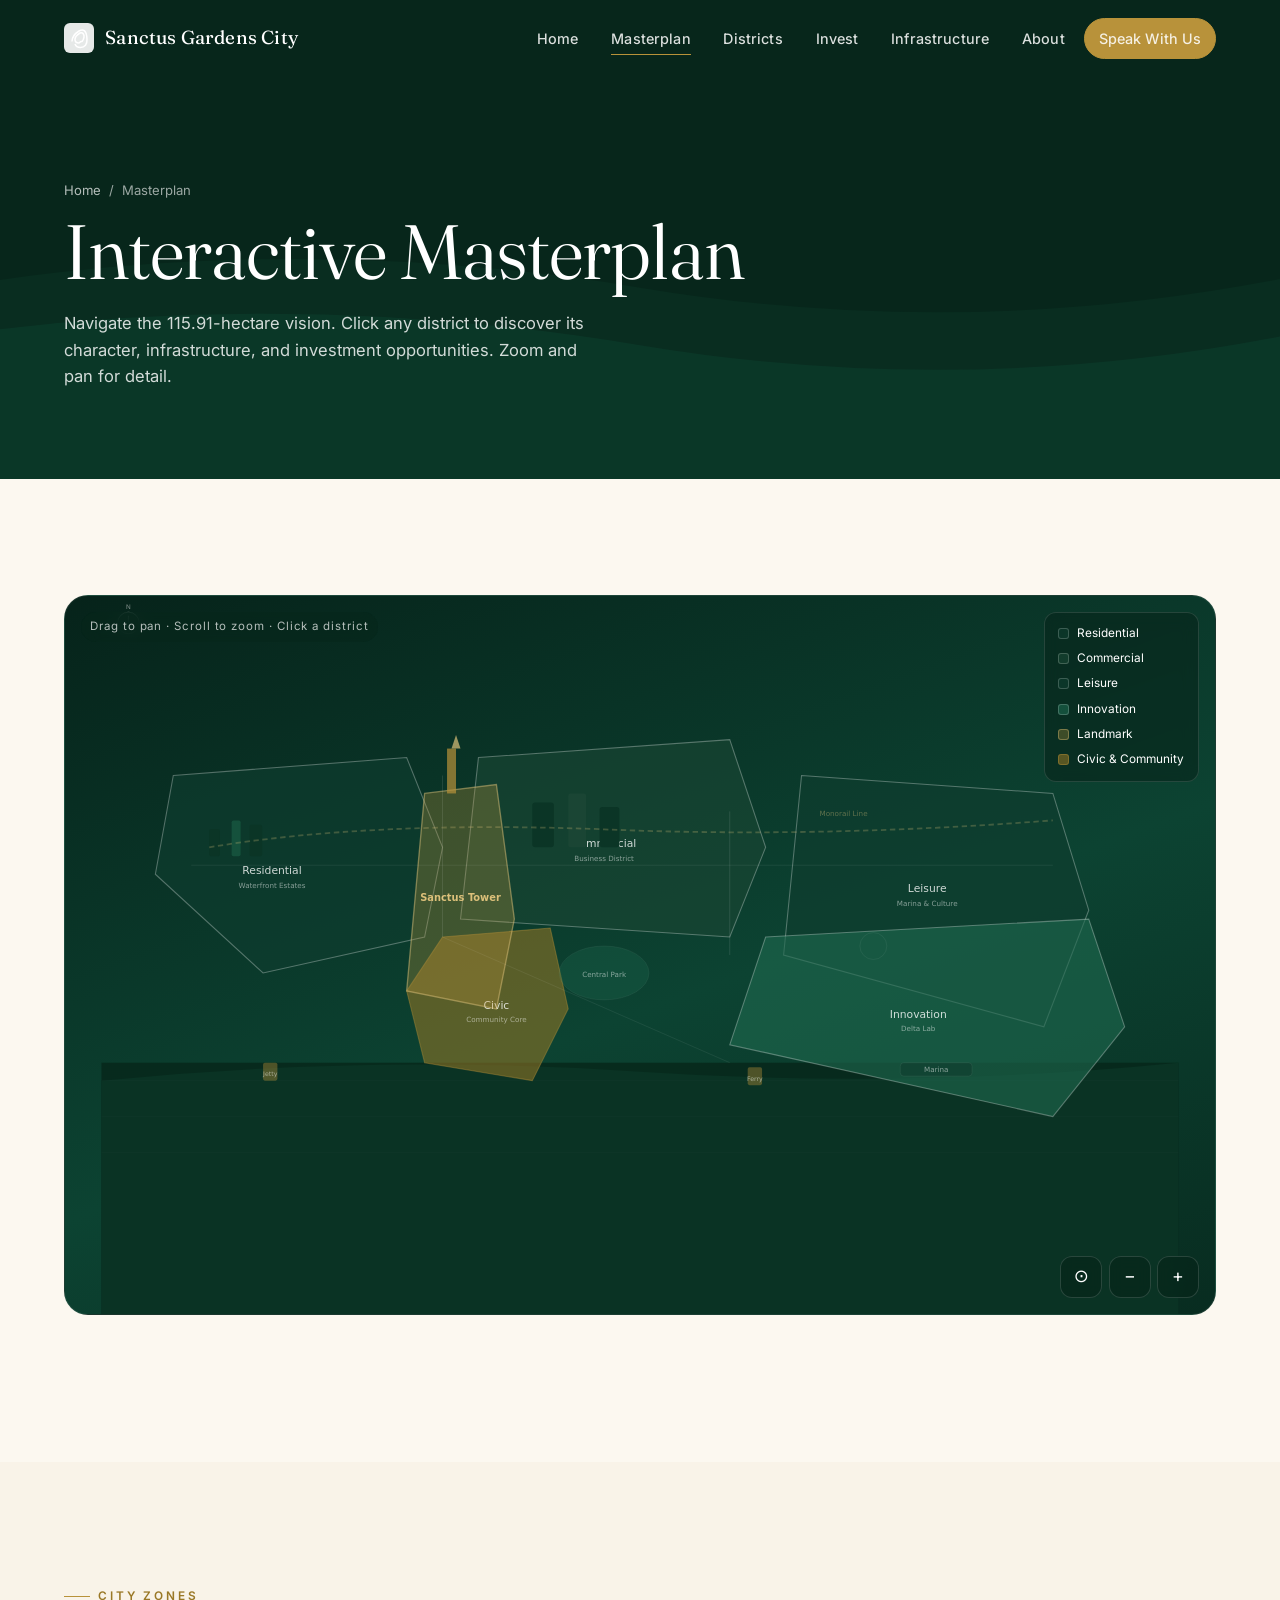
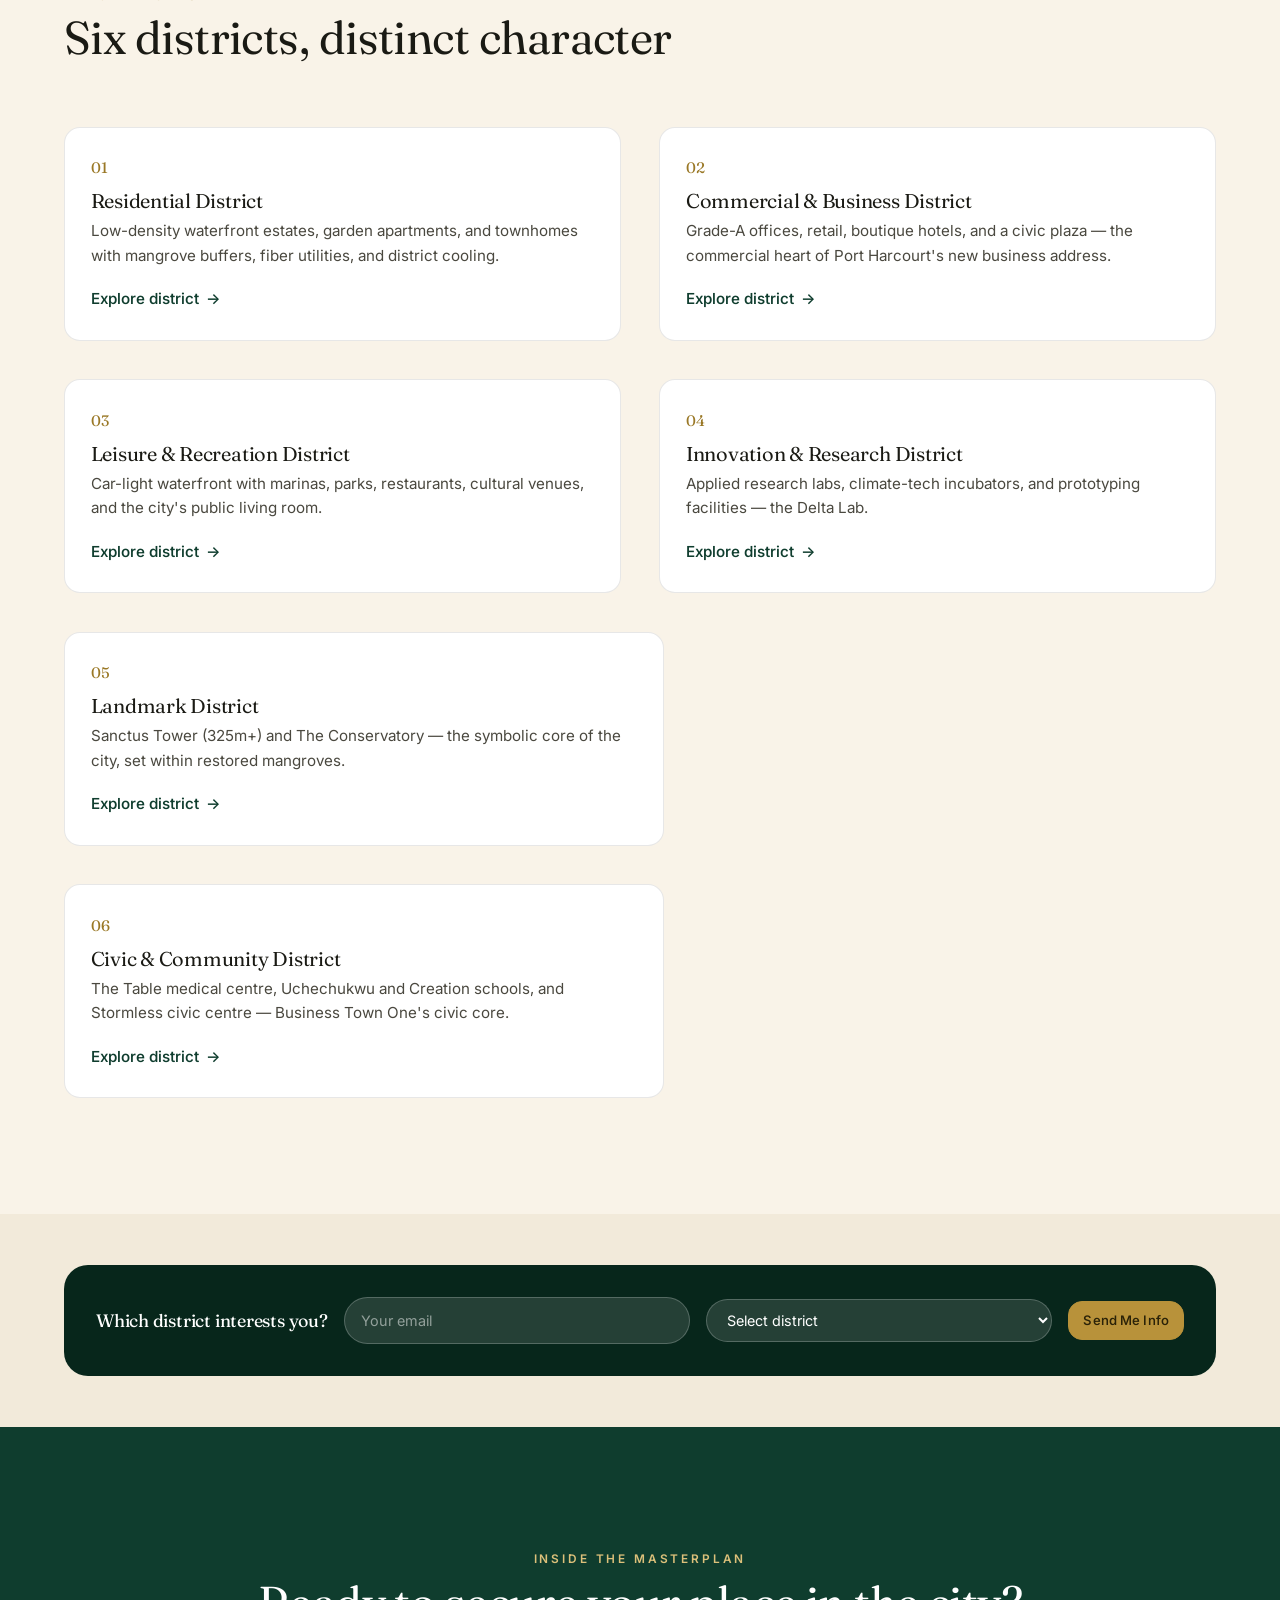
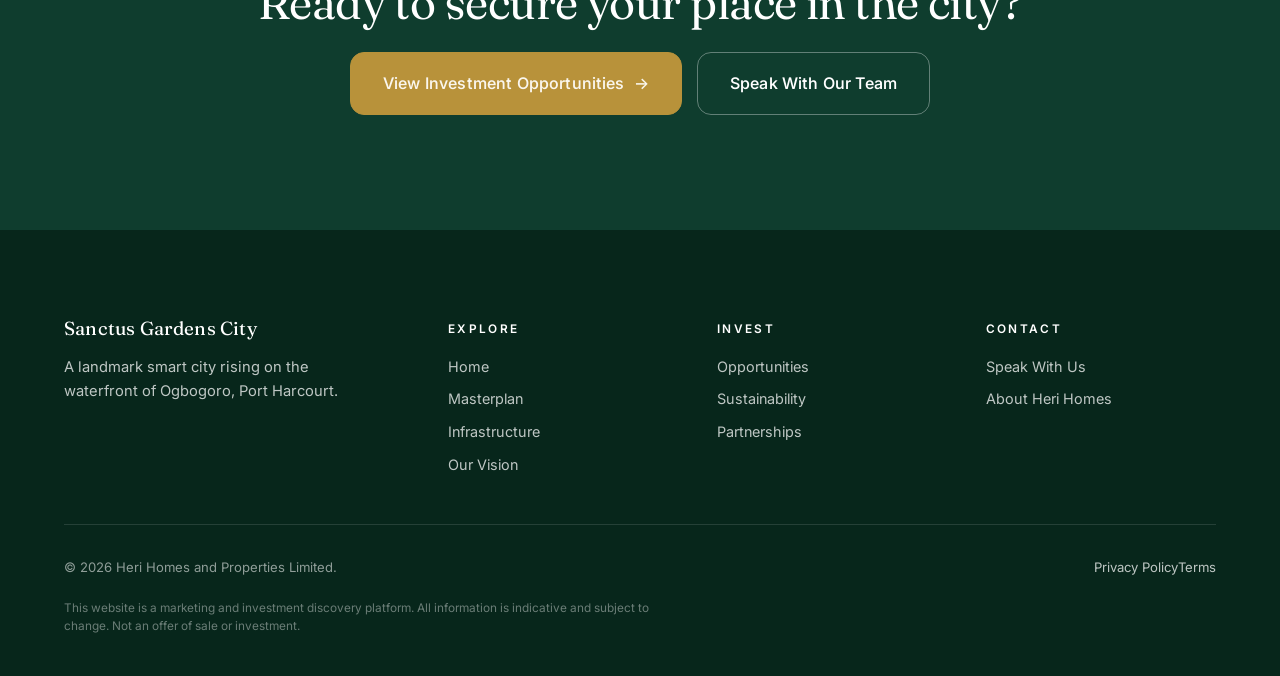
<file: masterplan.html>
<!DOCTYPE html>
<html lang="en">
<head>
<meta charset="UTF-8">
<meta name="viewport" content="width=device-width, initial-scale=1.0">
<title>Interactive Masterplan — Sanctus Gardens City</title>
<meta name="description" content="Explore the masterplan of Sanctus Gardens City. Interactive map of six districts across 115.91 hectares of waterfront smart city.">
<link rel="preconnect" href="https://fonts.googleapis.com">
<link rel="preconnect" href="https://fonts.gstatic.com" crossorigin>
<link href="https://fonts.googleapis.com/css2?family=Fraunces:ital,opsz,wght@0,9..144,300..600;1,9..144,300..600&family=Inter:wght@300..700&display=swap" rel="stylesheet">
<link rel="stylesheet" href="assets/css/style.css">
</head>
<body>

<!-- Mobile nav drawer -->
<nav class="mobile-nav" aria-label="Mobile navigation">
  <div class="mobile-nav__group">
    <h5>Explore</h5>
    <a href="index.html" class="mobile-nav__link">Home</a>
    <a href="masterplan.html" class="mobile-nav__link">Masterplan</a>
    <a href="infrastructure.html" class="mobile-nav__link">Infrastructure</a>
  </div>
  <div class="mobile-nav__group">
    <h5>Districts</h5>
    <a href="district.html?id=residential" class="mobile-nav__link">Residential</a>
    <a href="district.html?id=commercial" class="mobile-nav__link">Commercial</a>
    <a href="district.html?id=leisure" class="mobile-nav__link">Leisure</a>
    <a href="district.html?id=innovation" class="mobile-nav__link">Innovation</a>
    <a href="district.html?id=landmark" class="mobile-nav__link">Landmark</a>
    <a href="district.html?id=civic" class="mobile-nav__link">Civic &amp; Community</a>
  </div>
  <div class="mobile-nav__group">
    <h5>Opportunities</h5>
    <a href="opportunity.html" class="mobile-nav__link">Investment Opportunities</a>
    <a href="about-city.html" class="mobile-nav__link">Our Vision</a>
    <a href="about-heri.html" class="mobile-nav__link">Heri Homes</a>
  </div>
  <a href="contact.html" class="btn btn--gold-on-dark btn--lg mobile-nav__cta">Speak With Our Investment Team</a>
</nav>

<header class="site-header" role="banner">
  <div class="container nav-wrap">
    <a href="index.html" class="brand">
      <span class="brand__mark">
        <svg viewBox="0 0 30 30" fill="none"><rect width="30" height="30" rx="6" fill="currentColor" opacity="0.9"/><path d="M8 18.5c0-4.5 3-8 7-10.5s7.5-1 8 8c.3 5.5-2.2 8.5-6.5 8.5-3 0-5-2-5.5-3.5M15 20c-2 0-4-1-4-3.5s2.5-5 5-6.5c1.5-.8 3.5 0 4 2.5.3 2-1 6-2.5 6S15.5 20 15 20z" stroke="currentColor" stroke-width="1.5" fill="none"/></svg>
      </span>
      <span class="brand__name">Sanctus Gardens City</span>
    </a>
    <nav class="nav" aria-label="Main navigation">
      <a href="index.html" class="nav__link">Home</a>
      <a href="masterplan.html" class="nav__link" aria-current="page">Masterplan</a>
      <a href="district.html?id=residential" class="nav__link">Districts</a>
      <a href="opportunity.html" class="nav__link">Invest</a>
      <a href="infrastructure.html" class="nav__link">Infrastructure</a>
      <a href="about-city.html" class="nav__link">About</a>
      <a href="contact.html" class="nav__link nav__cta btn btn--gold btn--sm">Speak With Us</a>
    </nav>
    <button class="nav-toggle" aria-label="Toggle navigation menu"><span></span></button>
  </div>
</header>

<!-- Page hero -->
<section class="pagehero" id="main" style="min-height:40vh">
  <div class="pagehero__bg">
    <svg viewBox="0 0 1440 500" preserveAspectRatio="xMidYMid slice" xmlns="http://www.w3.org/2000/svg">
      <rect width="1440" height="500" fill="#07261B"/>
      <path d="M0 300 Q360 240 720 300 Q1080 360 1440 280 V500 H0Z" fill="#0A3324" opacity="0.6"/>
      <path d="M0 350 Q360 300 720 360 Q1080 420 1440 340 V500 H0Z" fill="#0D4732" opacity="0.4"/>
    </svg>
  </div>
  <div class="pagehero__inner container">
    <div class="crumbs reveal"><a href="index.html">Home</a><span>/</span><span>Masterplan</span></div>
    <h1 class="reveal" style="transition-delay:0.15s">Interactive Masterplan</h1>
    <p class="pagehero__sub reveal" style="transition-delay:0.3s">Navigate the 115.91-hectare vision. Click any district to discover its character, infrastructure, and investment opportunities. Zoom and pan for detail.</p>
  </div>
</section>

<!-- Full masterplan interactive -->
<section class="section" aria-label="Masterplan interactive map">
  <div class="container">
    <div class="masterplan reveal" style="min-height:80vh;border-radius:var(--r-xl);margin-bottom:2rem">
      <div class="masterplan__stage" style="position:absolute;inset:0;z-index:2">
        <div class="svg-stage" style="position:absolute;inset:0;transform-origin:center center">
          <svg viewBox="0 0 1200 800" style="width:100%;height:100%" xmlns="http://www.w3.org/2000/svg">
            <!-- Water body -->
            <rect x="0" y="520" width="1200" height="280" fill="#06271b" opacity="0.85"/>
            <path d="M0 540 Q300 510 600 530 Q900 550 1200 520 V800 H0Z" fill="#0A3324"/>
            <!-- Grid patterns -->
            <path d="M1200 540 L0 540" stroke="rgba(255,255,255,0.04)" stroke-width="0.5"/>
            <path d="M1200 580 L0 580" stroke="rgba(255,255,255,0.04)" stroke-width="0.5"/>
            <path d="M1200 620 L0 620" stroke="rgba(255,255,255,0.04)" stroke-width="0.5"/>
            <!-- Residential -->
            <g class="district" data-district="residential" data-name="Residential District" data-tag="Waterfront Estates">
              <path d="M80 200 L340 180 L380 280 L360 380 L180 420 L60 310Z" fill="rgba(15,61,46,0.65)" stroke="rgba(255,255,255,0.3)" stroke-width="1.2"/>
              <text x="190" y="310" fill="#fff" font-size="12" font-family="system-ui" font-weight="500" text-anchor="middle" opacity="0.8">Residential</text>
              <text x="190" y="325" fill="rgba(255,255,255,0.5)" font-size="8" font-family="system-ui" text-anchor="middle">Waterfront Estates</text>
              <!-- Buildings -->
              <rect x="120" y="260" width="12" height="30" fill="#0B3526" rx="2"/>
              <rect x="145" y="250" width="10" height="40" fill="#15513C" rx="2"/>
              <rect x="165" y="255" width="14" height="35" fill="#0B3526" rx="2"/>
            </g>
            <!-- Commercial -->
            <g class="district" data-district="commercial" data-name="Commercial District" data-tag="Business &amp; Retail">
              <path d="M420 180 L700 160 L740 280 L700 380 L400 360Z" fill="rgba(26,69,52,0.65)" stroke="rgba(255,255,255,0.3)" stroke-width="1.2"/>
              <text x="560" y="280" fill="#fff" font-size="12" font-family="system-ui" font-weight="500" text-anchor="middle" opacity="0.8">Commercial</text>
              <text x="560" y="295" fill="rgba(255,255,255,0.5)" font-size="8" font-family="system-ui" text-anchor="middle">Business District</text>
              <rect x="480" y="230" width="24" height="50" fill="#0B3526" rx="3"/>
              <rect x="520" y="220" width="20" height="60" fill="#1A4534" rx="3"/>
              <rect x="555" y="235" width="22" height="45" fill="#0B3526" rx="3"/>
            </g>
            <!-- Leisure -->
            <g class="district" data-district="leisure" data-name="Leisure District" data-tag="Marina &amp; Culture">
              <path d="M780 200 L1060 220 L1100 350 L1050 480 L760 400Z" fill="rgba(15,61,46,0.65)" stroke="rgba(255,255,255,0.3)" stroke-width="1.2"/>
              <text x="920" y="330" fill="#fff" font-size="12" font-family="system-ui" font-weight="500" text-anchor="middle" opacity="0.8">Leisure</text>
              <text x="920" y="345" fill="rgba(255,255,255,0.5)" font-size="8" font-family="system-ui" text-anchor="middle">Marina &amp; Culture</text>
              <circle cx="860" cy="390" r="15" fill="none" stroke="rgba(255,255,255,0.15)" stroke-width="1"/>
            </g>
            <!-- Innovation -->
            <g class="district" data-district="innovation" data-name="Innovation District" data-tag="Research &amp; Tech">
              <path d="M740 380 L1100 360 L1140 480 L1060 580 L700 500Z" fill="rgba(31,106,79,0.6)" stroke="rgba(255,255,255,0.3)" stroke-width="1.2"/>
              <text x="910" y="470" fill="#fff" font-size="12" font-family="system-ui" font-weight="500" text-anchor="middle" opacity="0.8">Innovation</text>
              <text x="910" y="485" fill="rgba(255,255,255,0.5)" font-size="8" font-family="system-ui" text-anchor="middle">Delta Lab</text>
            </g>
            <!-- Civic & Community -->
            <g class="district" data-district="civic" data-name="Civic &amp; Community District" data-tag="Civic Core">
              <path d="M380 380 L500 370 L520 460 L480 540 L360 520 L340 440Z" fill="rgba(154,120,38,0.55)" stroke="rgba(184,146,58,0.4)" stroke-width="1.2"/>
              <text x="440" y="460" fill="#fff" font-size="12" font-family="system-ui" font-weight="500" text-anchor="middle" opacity="0.8">Civic</text>
              <text x="440" y="475" fill="rgba(255,255,255,0.5)" font-size="8" font-family="system-ui" text-anchor="middle">Community Core</text>
            </g>
            <!-- Landmark -->
            <g class="district" data-district="landmark" data-name="Landmark District" data-tag="Sanctus Tower">
              <path d="M360 220 L440 210 L460 360 L440 460 L340 440Z" fill="rgba(184,146,58,0.3)" stroke="rgba(220,192,122,0.5)" stroke-width="1.5"/>
              <rect x="385" y="170" width="10" height="50" fill="#B8923A" opacity="0.7"/>
              <polygon points="390,170 395,155 400,170" fill="#DCC07A" opacity="0.7"/>
              <text x="400" y="340" fill="#DCC07A" font-size="11" font-family="system-ui" font-weight="600" text-anchor="middle">Sanctus Tower</text>
            </g>
            <!-- Infrastructure layer -->
            <line x1="380" y1="200" x2="380" y2="380" stroke="rgba(255,255,255,0.12)" stroke-width="1"/>
            <line x1="700" y1="240" x2="700" y2="400" stroke="rgba(255,255,255,0.12)" stroke-width="1"/>
            <line x1="100" y1="300" x2="1060" y2="300" stroke="rgba(255,255,255,0.08)" stroke-width="1"/>
            <line x1="380" y1="380" x2="700" y2="520" stroke="rgba(255,255,255,0.08)" stroke-width="1"/>
            <!-- Monorail -->
            <path d="M120 280 Q300 250 560 260 Q800 270 1060 250" fill="none" stroke="rgba(220,192,122,0.25)" stroke-width="2" stroke-dasharray="6,4"/>
            <text x="800" y="245" fill="rgba(220,192,122,0.4)" font-size="8" font-family="system-ui">Monorail Line</text>
            <!-- Park -->
            <ellipse cx="560" cy="420" rx="50" ry="30" fill="rgba(31,106,79,0.3)" stroke="rgba(255,255,255,0.12)" stroke-width="0.5"/>
            <text x="560" y="425" fill="rgba(255,255,255,0.5)" font-size="8" font-family="system-ui" text-anchor="middle">Central Park</text>
            <!-- Marina -->
            <rect x="890" y="520" width="80" height="15" fill="rgba(15,61,46,0.6)" rx="4" stroke="rgba(255,255,255,0.15)" stroke-width="0.5"/>
            <text x="930" y="530" fill="rgba(255,255,255,0.5)" font-size="8" font-family="system-ui" text-anchor="middle">Marina</text>
            <!-- Jetties -->
            <rect x="180" y="520" width="16" height="20" fill="rgba(184,146,58,0.4)" rx="2"/>
            <text x="188" y="535" fill="rgba(255,255,255,0.5)" font-size="7" font-family="system-ui" text-anchor="middle">Jetty</text>
            <rect x="720" y="525" width="16" height="20" fill="rgba(184,146,58,0.4)" rx="2"/>
            <text x="728" y="540" fill="rgba(255,255,255,0.5)" font-size="7" font-family="system-ui" text-anchor="middle">Ferry</text>
            <!-- Compass -->
            <circle cx="30" cy="30" r="12" fill="none" stroke="rgba(255,255,255,0.25)" stroke-width="1"/>
            <text x="30" y="14" fill="rgba(255,255,255,0.5)" font-size="7" text-anchor="middle">N</text>
            <line x1="30" y1="22" x2="30" y2="30" stroke="rgba(255,255,255,0.3)" stroke-width="1"/>
          </svg>
        </div>
      </div>

      <!-- Tooltip -->
      <div class="masterplan__tooltip"><span></span><h6></h6></div>

      <!-- Zoom controls -->
      <div class="masterplan__hud masterplan__hud--br">
        <button class="mp-btn mp-zoom-in" aria-label="Zoom in">+</button>
        <button class="mp-btn mp-zoom-out" aria-label="Zoom out">−</button>
        <button class="mp-btn mp-reset" aria-label="Reset view">⊙</button>
      </div>

      <!-- Top-left hint -->
      <div class="masterplan__hud masterplan__hud--tl">
        <span class="mp-hint">Drag to pan · Scroll to zoom · Click a district</span>
      </div>

      <!-- Legend (top-right) -->
      <div class="masterplan__hud masterplan__hud--tr">
        <div class="mp-legend">
          <div class="row"><span class="swatch" style="background:rgba(15,61,46,0.65);border:1px solid rgba(255,255,255,0.2)"></span>Residential</div>
          <div class="row"><span class="swatch" style="background:rgba(26,69,52,0.65);border:1px solid rgba(255,255,255,0.2)"></span>Commercial</div>
          <div class="row"><span class="swatch" style="background:rgba(15,61,46,0.65);border:1px solid rgba(255,255,255,0.2)"></span>Leisure</div>
          <div class="row"><span class="swatch" style="background:rgba(31,106,79,0.6);border:1px solid rgba(255,255,255,0.2)"></span>Innovation</div>
          <div class="row"><span class="swatch" style="background:rgba(184,146,58,0.3);border:1px solid rgba(220,192,122,0.4)"></span>Landmark</div>
          <div class="row"><span class="swatch" style="background:rgba(154,120,38,0.55);border:1px solid rgba(184,146,58,0.4)"></span>Civic &amp; Community</div>
        </div>
      </div>
    </div>
  </div>
</section>

<!-- District cards below map -->
<section class="section bg-alt" aria-label="District summary cards">
  <div class="container">
    <div class="section__head reveal">
      <span class="eyebrow">City Zones</span>
      <h2>Six districts, distinct character</h2>
    </div>
    <div class="grid grid--2 reveal-stagger">
      <div class="pillar">
        <span class="kicker-num">01</span>
        <h3 class="mt-1">Residential District</h3>
        <p>Low-density waterfront estates, garden apartments, and townhomes with mangrove buffers, fiber utilities, and district cooling.</p>
        <div class="mt-2"><a href="district.html?id=residential" class="text-link">Explore district <span class="btn-arrow">→</span></a></div>
      </div>
      <div class="pillar">
        <span class="kicker-num">02</span>
        <h3 class="mt-1">Commercial &amp; Business District</h3>
        <p>Grade-A offices, retail, boutique hotels, and a civic plaza — the commercial heart of Port Harcourt's new business address.</p>
        <div class="mt-2"><a href="district.html?id=commercial" class="text-link">Explore district <span class="btn-arrow">→</span></a></div>
      </div>
      <div class="pillar">
        <span class="kicker-num">03</span>
        <h3 class="mt-1">Leisure &amp; Recreation District</h3>
        <p>Car-light waterfront with marinas, parks, restaurants, cultural venues, and the city's public living room.</p>
        <div class="mt-2"><a href="district.html?id=leisure" class="text-link">Explore district <span class="btn-arrow">→</span></a></div>
      </div>
      <div class="pillar">
        <span class="kicker-num">04</span>
        <h3 class="mt-1">Innovation &amp; Research District</h3>
        <p>Applied research labs, climate-tech incubators, and prototyping facilities — the Delta Lab.</p>
        <div class="mt-2"><a href="district.html?id=innovation" class="text-link">Explore district <span class="btn-arrow">→</span></a></div>
      </div>
      <div class="pillar" style="grid-column:1/-1;max-width:600px">
        <span class="kicker-num">05</span>
        <h3 class="mt-1">Landmark District</h3>
        <p>Sanctus Tower (325m+) and The Conservatory — the symbolic core of the city, set within restored mangroves.</p>
        <div class="mt-2"><a href="district.html?id=landmark" class="text-link">Explore district <span class="btn-arrow">→</span></a></div>
      </div>
      <div class="pillar" style="grid-column:1/-1;max-width:600px">
        <span class="kicker-num">06</span>
        <h3 class="mt-1">Civic &amp; Community District</h3>
        <p>The Table medical centre, Uchechukwu and Creation schools, and Stormless civic centre — Business Town One's civic core.</p>
        <div class="mt-2"><a href="district.html?id=civic" class="text-link">Explore district <span class="btn-arrow">→</span></a></div>
      </div>
    </div>
  </div>
</section>

<!-- District preference mini poll -->
<section style="background:var(--bg-soft);padding-block:clamp(40px, 4vw, 60px)">
  <div class="container">
    <form class="sgc-form poll__mini" data-name="masterplan district interest" style="margin:0">
      <div class="form-body" style="display:flex;gap:1rem;align-items:center;flex-wrap:wrap;width:100%">
        <h4>Which district interests you?</h4>
        <input type="hidden" name="subject" value="Masterplan district interest">
        <input type="email" name="email" required placeholder="Your email" class="cta-form__input">
        <select name="district" required class="cta-form__input">
          <option value="">Select district</option>
          <option value="residential">Residential</option>
          <option value="commercial">Commercial &amp; Business</option>
          <option value="leisure">Leisure &amp; Recreation</option>
          <option value="innovation">Innovation &amp; Research</option>
          <option value="landmark">Landmark / Sanctus Tower</option>
          <option value="civic">Civic &amp; Community</option>
        </select>
        <button type="submit" class="btn btn--gold btn--sm">Send Me Info</button>
        <div class="form-status" style="display:none;width:100%;font-size:0.85rem;color:var(--gold-300)"></div>
      </div>
      <div class="form-success" style="display:none;width:100%;text-align:center;color:var(--gold-300)">
        <strong>Thank you.</strong> We'll send district information to your email.
      </div>
    </form>
  </div>
</section>

<!-- CTA -->
<section class="section bg-green" aria-label="Consultation call to action">
  <div class="container center">
    <div class="reveal">
      <span class="eyebrow eyebrow--plain">Inside the Masterplan</span>
      <h2 class="mt-1" style="color:#fff">Ready to secure your place in the city?</h2>
      <div class="hero__cta-row mt-3" style="justify-content:center">
        <a href="opportunity.html" class="btn btn--gold-on-dark btn--lg">View Investment Opportunities <span class="btn-arrow">→</span></a>
        <a href="contact.html" class="btn btn--on-dark btn--lg">Speak With Our Team</a>
      </div>
    </div>
  </div>
</section>

<!-- Footer -->
<footer class="site-footer">
  <div class="container">
    <div class="footer-top">
      <div class="footer-brand">
        <a href="index.html" class="brand brand__name" style="color:#fff">Sanctus Gardens City</a>
        <p>A landmark smart city rising on the waterfront of Ogbogoro, Port Harcourt.</p>
      </div>
      <div class="footer-col">
        <h5>Explore</h5>
        <ul>
          <li><a href="index.html">Home</a></li>
          <li><a href="masterplan.html">Masterplan</a></li>
          <li><a href="infrastructure.html">Infrastructure</a></li>
          <li><a href="about-city.html">Our Vision</a></li>
        </ul>
      </div>
      <div class="footer-col">
        <h5>Invest</h5>
        <ul>
          <li><a href="opportunity.html">Opportunities</a></li>
          <li><a href="sustainability.html">Sustainability</a></li>
          <li><a href="partnerships.html">Partnerships</a></li>
        </ul>
      </div>
      <div class="footer-col">
        <h5>Contact</h5>
        <ul>
          <li><a href="contact.html">Speak With Us</a></li>
          <li><a href="about-heri.html">About Heri Homes</a></li>
        </ul>
      </div>
    </div>
    <div class="footer-bottom">
      <span>&copy; 2026 Heri Homes and Properties Limited.</span>
      <div class="footer-legal"><a href="#">Privacy Policy</a><a href="#">Terms</a></div>
    </div>
    <p class="disclaimer">This website is a marketing and investment discovery platform. All information is indicative and subject to change. Not an offer of sale or investment.</p>
  </div>
</footer>

<script src="assets/js/forms.js" defer></script>
<script src="assets/js/main.js" defer></script>
</body>
</html>
</file>
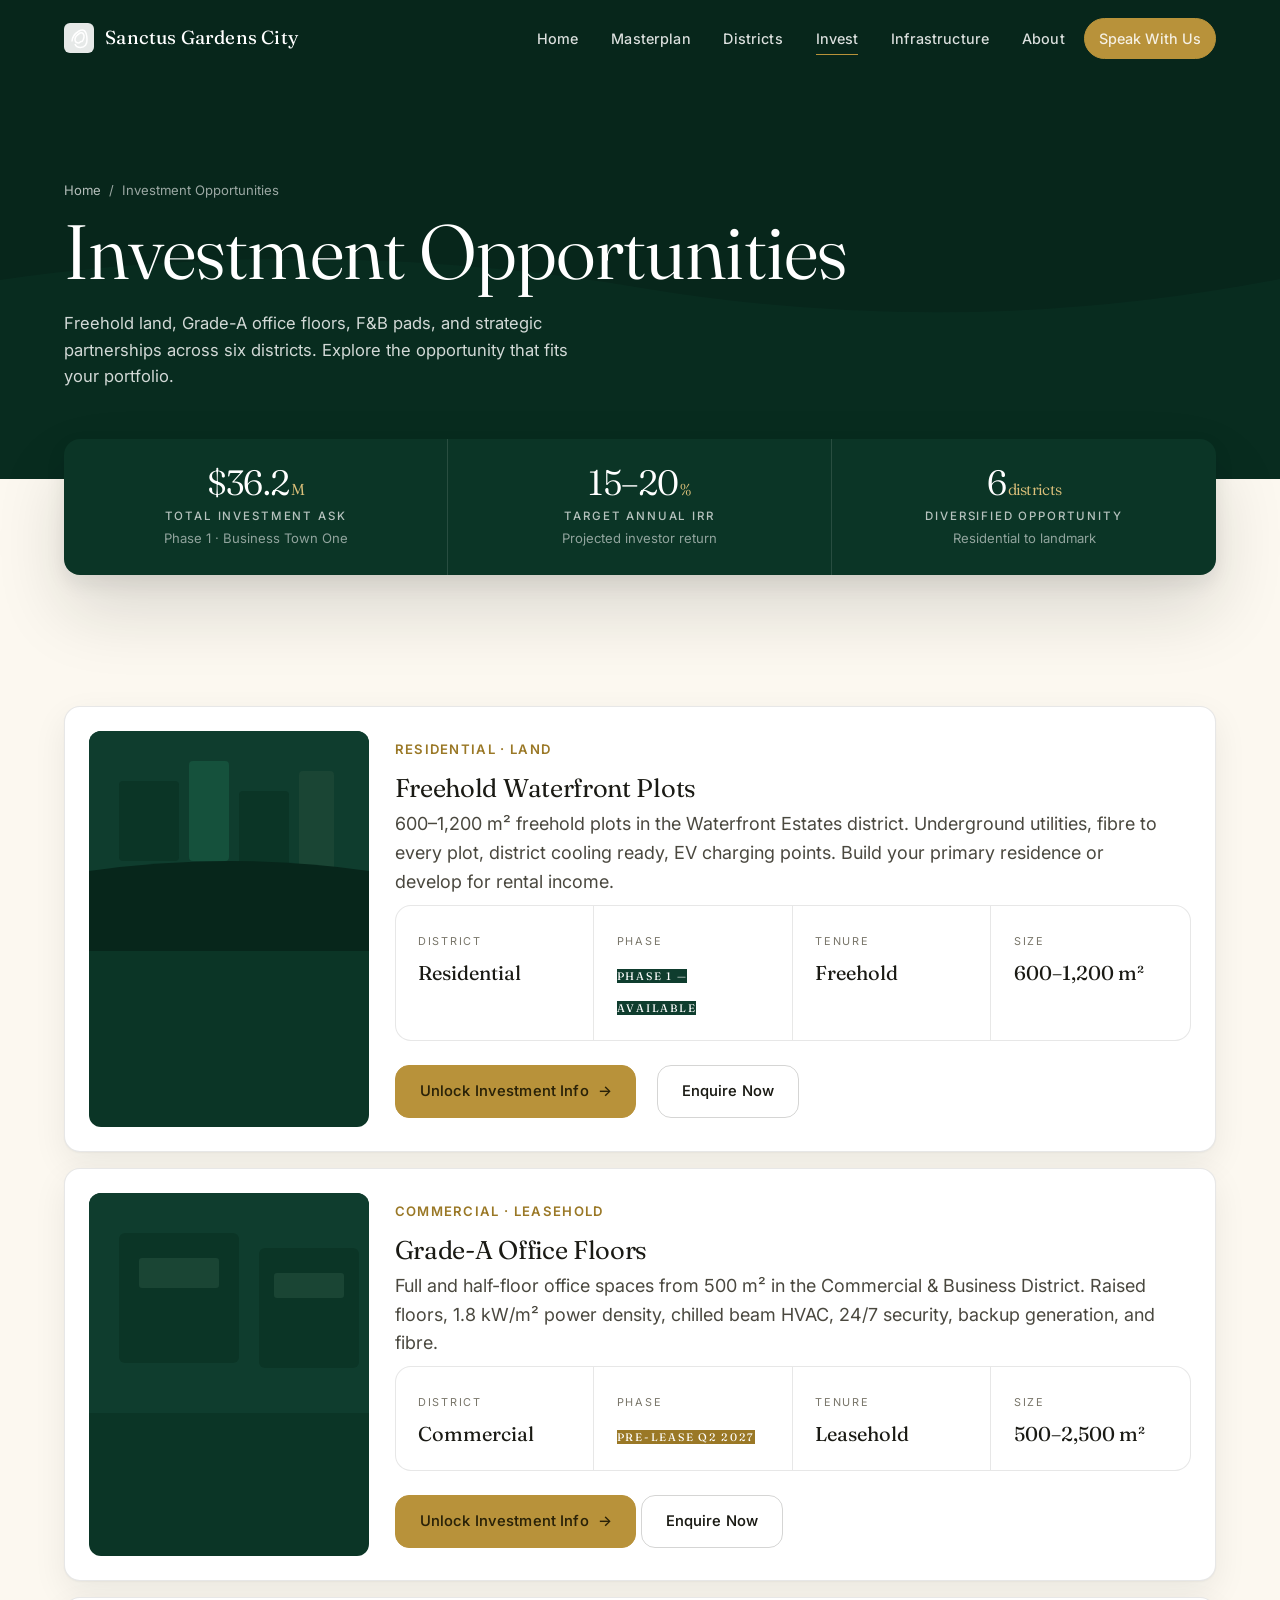
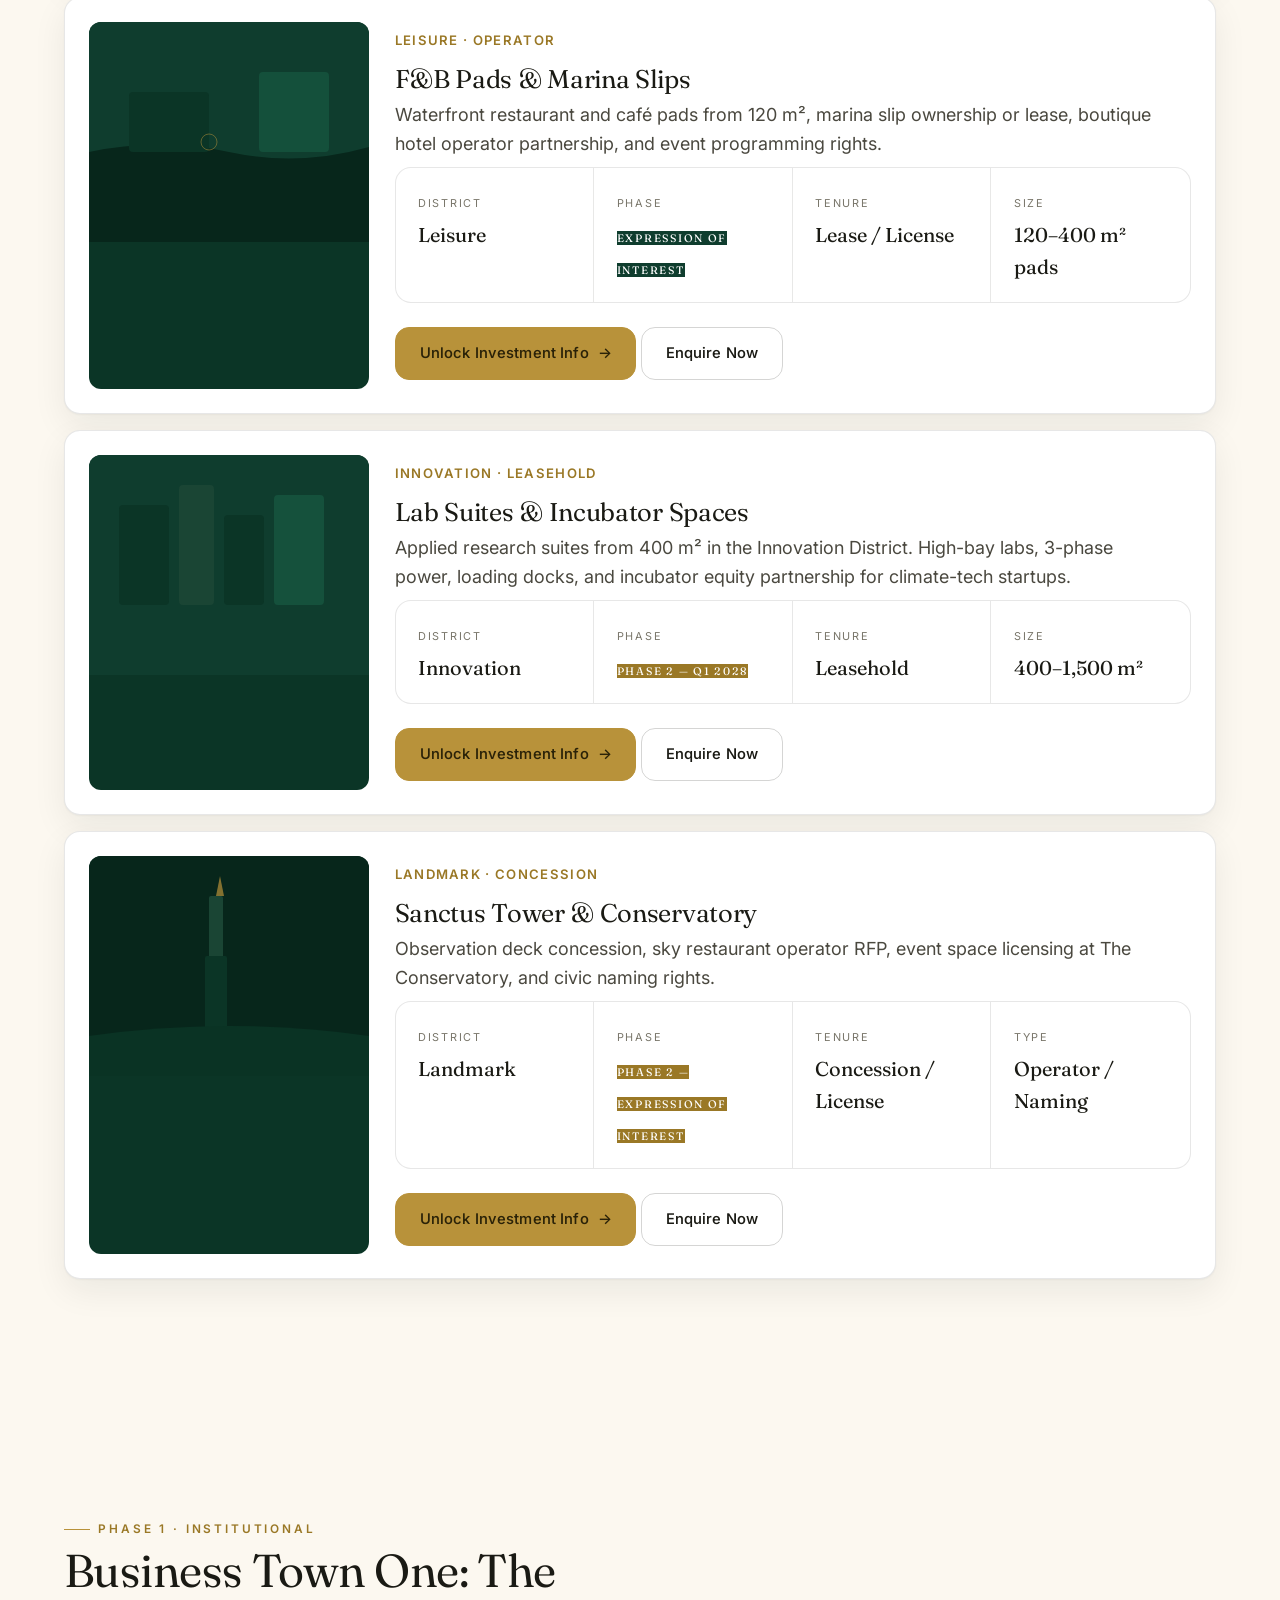
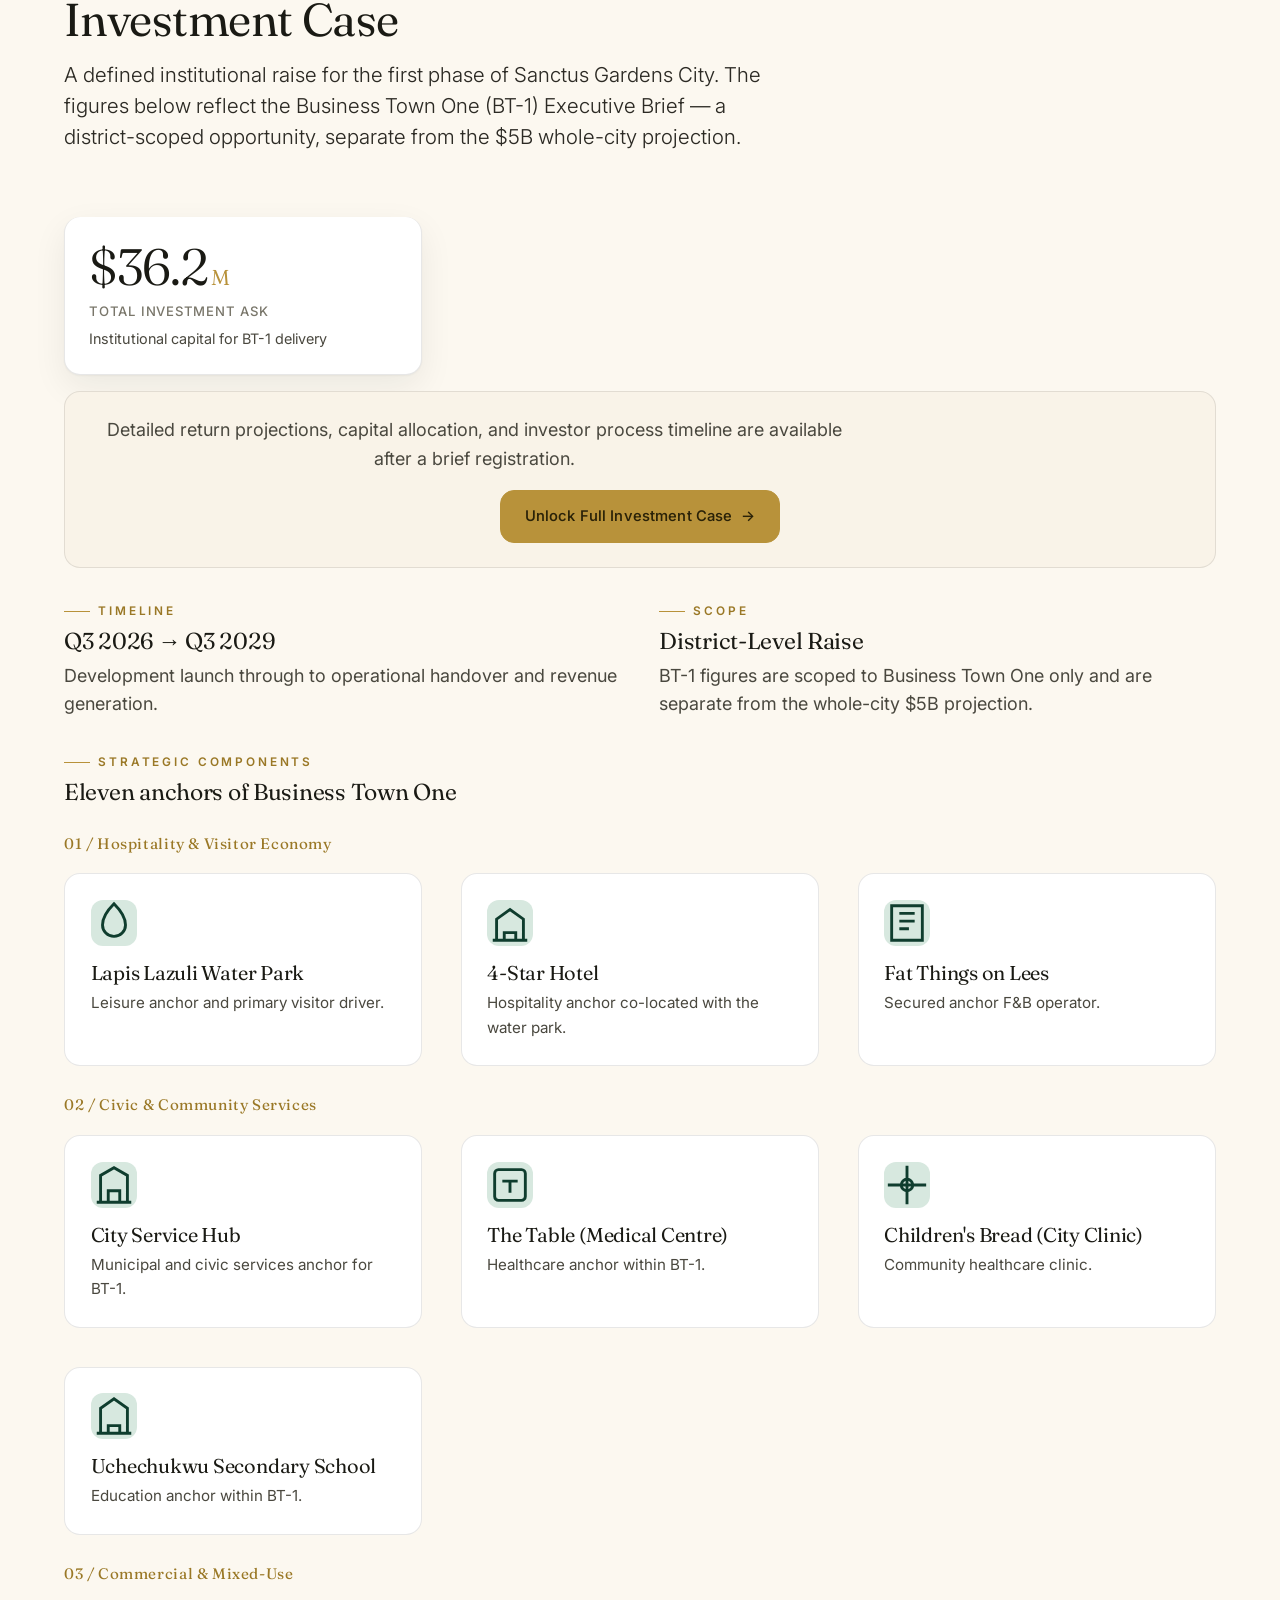
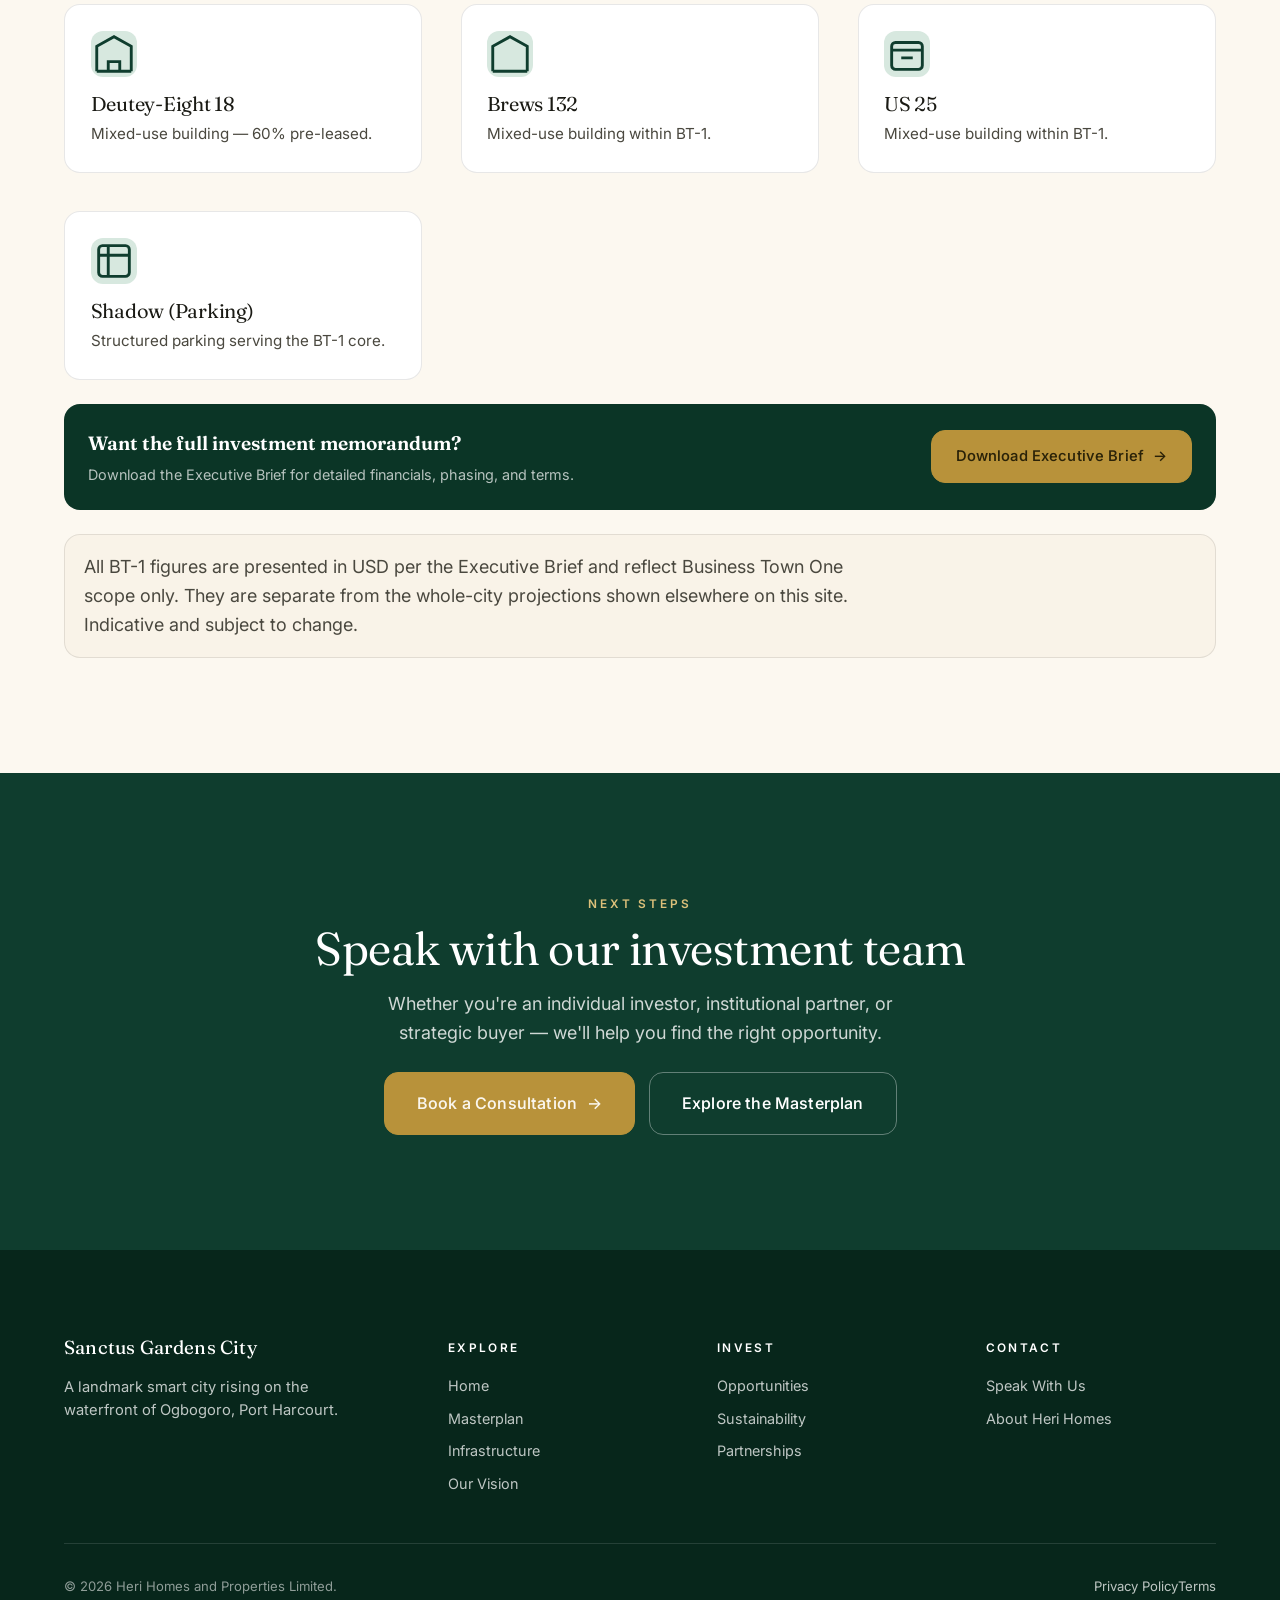
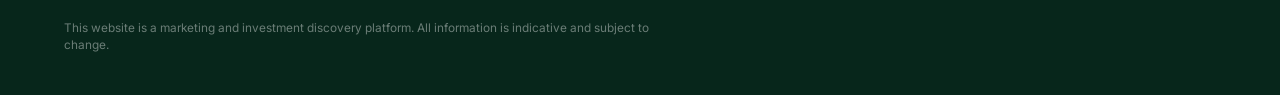
<file: opportunity.html>
﻿<!DOCTYPE html>
<html lang="en">
<head>
<meta charset="UTF-8">
<meta name="viewport" content="width=device-width, initial-scale=1.0">
<title>Investment Opportunities — Sanctus Gardens City</title>
<meta name="description" content="Investment opportunities in Sanctus Gardens City. Freehold land, Grade-A offices, F&B pads, and partnerships in Port Harcourt's smart city.">
<link rel="preconnect" href="https://fonts.googleapis.com">
<link rel="preconnect" href="https://fonts.gstatic.com" crossorigin>
<link href="https://fonts.googleapis.com/css2?family=Fraunces:ital,opsz,wght@0,9..144,300..600;1,9..144,300..600&family=Inter:wght@300..700&display=swap" rel="stylesheet">
<link rel="stylesheet" href="assets/css/style.css">
</head>
<body>

<nav class="mobile-nav" aria-label="Mobile navigation">
  <div class="mobile-nav__group">
    <h5>Explore</h5>
    <a href="index.html" class="mobile-nav__link">Home</a>
    <a href="masterplan.html" class="mobile-nav__link">Masterplan</a>
    <a href="infrastructure.html" class="mobile-nav__link">Infrastructure</a>
  </div>
  <div class="mobile-nav__group">
    <h5>Districts</h5>
    <a href="district.html?id=residential" class="mobile-nav__link">Residential</a>
    <a href="district.html?id=commercial" class="mobile-nav__link">Commercial</a>
    <a href="district.html?id=leisure" class="mobile-nav__link">Leisure</a>
    <a href="district.html?id=innovation" class="mobile-nav__link">Innovation</a>
    <a href="district.html?id=landmark" class="mobile-nav__link">Landmark</a>
    <a href="district.html?id=civic" class="mobile-nav__link">Civic &amp; Community</a>
  </div>
  <div class="mobile-nav__group">
    <h5>Opportunities</h5>
    <a href="opportunity.html" class="mobile-nav__link">Investment Opportunities</a>
    <a href="about-city.html" class="mobile-nav__link">Our Vision</a>
    <a href="about-heri.html" class="mobile-nav__link">Heri Homes</a>
  </div>
  <a href="contact.html" class="btn btn--gold-on-dark btn--lg mobile-nav__cta">Speak With Our Investment Team</a>
</nav>

<header class="site-header" role="banner">
  <div class="container nav-wrap">
    <a href="index.html" class="brand">
      <span class="brand__mark"><svg viewBox="0 0 30 30" fill="none"><rect width="30" height="30" rx="6" fill="currentColor" opacity="0.9"/><path d="M8 18.5c0-4.5 3-8 7-10.5s7.5-1 8 8c.3 5.5-2.2 8.5-6.5 8.5-3 0-5-2-5.5-3.5M15 20c-2 0-4-1-4-3.5s2.5-5 5-6.5c1.5-.8 3.5 0 4 2.5.3 2-1 6-2.5 6S15.5 20 15 20z" stroke="currentColor" stroke-width="1.5" fill="none"/></svg></span>
      <span class="brand__name">Sanctus Gardens City</span>
    </a>
    <nav class="nav" aria-label="Main navigation">
      <a href="index.html" class="nav__link">Home</a>
      <a href="masterplan.html" class="nav__link">Masterplan</a>
      <a href="district.html?id=residential" class="nav__link">Districts</a>
      <a href="opportunity.html" class="nav__link" aria-current="page">Invest</a>
      <a href="infrastructure.html" class="nav__link">Infrastructure</a>
      <a href="about-city.html" class="nav__link">About</a>
      <a href="contact.html" class="nav__link nav__cta btn btn--gold btn--sm">Speak With Us</a>
    </nav>
    <button class="nav-toggle" aria-label="Toggle navigation menu"><span></span></button>
  </div>
</header>

<section class="pagehero" id="main" style="min-height:36vh">
  <div class="pagehero__bg">
    <svg viewBox="0 0 1440 500" preserveAspectRatio="xMidYMid slice"><rect width="1440" height="500" fill="#07261B"/><path d="M0 300 Q360 240 720 300 Q1080 360 1440 280 V500 H0Z" fill="#0A3324" opacity="0.5"/></svg>
  </div>
  <div class="pagehero__inner container">
    <div class="crumbs reveal"><a href="index.html">Home</a><span>/</span><span>Investment Opportunities</span></div>
    <h1 class="reveal" style="transition-delay:0.15s">Investment Opportunities</h1>
    <p class="pagehero__sub reveal" style="transition-delay:0.3s">Freehold land, Grade-A office floors, F&B pads, and strategic partnerships across six districts. Explore the opportunity that fits your portfolio.</p>
  </div>
</section>

<!-- Deal strip -->
<div class="container" style="margin-top:0;padding-top:0">
  <div class="deal-strip reveal">
    <div class="deal-strip__cell">
      <div class="num">$36.2<span class="unit">M</span></div>
      <div class="label">Total Investment Ask</div>
      <div class="desc">Phase 1 · Business Town One</div>
    </div>
    <div class="deal-strip__cell">
      <div class="num">15–20<span class="unit">%</span></div>
      <div class="label">Target Annual IRR</div>
      <div class="desc">Projected investor return</div>
    </div>
    <div class="deal-strip__cell">
      <div class="num">6<span class="unit">districts</span></div>
      <div class="label">Diversified Opportunity</div>
      <div class="desc">Residential to landmark</div>
    </div>
  </div>
</div>

<!-- Opportunity cards -->
<section class="section container" aria-label="Opportunity listing">
  <div class="reveal-stagger">
    <!-- Opp 1 -->
    <article class="card mt-2 opp-card" id="opp-1">
      <div class="opp-card__media">
        <svg viewBox="0 0 280 220" xmlns="http://www.w3.org/2000/svg"><rect width="280" height="220" fill="#0F3D2E"/><rect x="30" y="50" width="60" height="80" fill="#0B3526" rx="4"/><rect x="100" y="30" width="40" height="100" fill="#15513C" rx="4"/><rect x="150" y="60" width="50" height="80" fill="#0B3526" rx="4"/><rect x="210" y="40" width="35" height="100" fill="#1A4534" rx="4"/><path d="M0 140 Q140 120 280 140 V220 H0Z" fill="#07261B"/></svg>
      </div>
      <div style="flex:1;display:flex;flex-direction:column;gap:0.5rem;padding:0.5rem 0">
        <span class="card__sub">Residential · Land</span>
        <h3 style="font-size:1.6rem">Freehold Waterfront Plots</h3>
        <p class="soft">600–1,200 m² freehold plots in the Waterfront Estates district. Underground utilities, fibre to every plot, district cooling ready, EV charging points. Build your primary residence or develop for rental income.</p>
        <div class="opp-bar mt-2" style="margin-top:auto">
          <div class="opp-bar__cell"><span>District</span><strong>Residential</strong></div>
          <div class="opp-bar__cell"><span>Phase</span><strong><span class="badge" style="background:var(--green-700);color:#fff">Phase 1 — Available</span></strong></div>
          <div class="opp-bar__cell"><span>Tenure</span><strong>Freehold</strong></div>
          <div class="opp-bar__cell"><span>Size</span><strong>600–1,200 m²</strong></div>
        </div>
        <div style="margin-top:1rem">
          <button class="btn btn--gold" onclick="openModal('invest-modal')">Unlock Investment Info <span class="btn-arrow">→</span></button>
          <a href="contact.html" class="btn btn--ghost ml-2">Enquire Now</a>
        </div>
      </div>
    </article>

    <!-- Opp 2 -->
    <article class="card mt-2 opp-card" id="opp-2">
      <div class="opp-card__media">
        <svg viewBox="0 0 280 220" xmlns="http://www.w3.org/2000/svg"><rect width="280" height="220" fill="#0F3D2E"/><rect x="30" y="40" width="120" height="130" fill="#0B3526" rx="6"/><rect x="50" y="65" width="80" height="30" fill="#1A4534" rx="3"/><rect x="170" y="55" width="100" height="120" fill="#0B3526" rx="6"/><rect x="185" y="80" width="70" height="25" fill="#1A4534" rx="3"/></svg>
      </div>
      <div style="flex:1;display:flex;flex-direction:column;gap:0.5rem;padding:0.5rem 0">
        <span class="card__sub">Commercial · Leasehold</span>
        <h3 style="font-size:1.6rem">Grade-A Office Floors</h3>
        <p class="soft">Full and half-floor office spaces from 500 m² in the Commercial & Business District. Raised floors, 1.8 kW/m² power density, chilled beam HVAC, 24/7 security, backup generation, and fibre.</p>
        <div class="opp-bar mt-2" style="margin-top:auto">
          <div class="opp-bar__cell"><span>District</span><strong>Commercial</strong></div>
          <div class="opp-bar__cell"><span>Phase</span><strong><span class="badge" style="background:var(--gold-600);color:#fff">Pre-lease Q2 2027</span></strong></div>
          <div class="opp-bar__cell"><span>Tenure</span><strong>Leasehold</strong></div>
          <div class="opp-bar__cell"><span>Size</span><strong>500–2,500 m²</strong></div>
        </div>
        <div style="margin-top:1rem">
          <button class="btn btn--gold" onclick="openModal('invest-modal')">Unlock Investment Info <span class="btn-arrow">→</span></button>
          <a href="contact.html" class="btn btn--ghost">Enquire Now</a>
        </div>
      </div>
    </article>

    <!-- Opp 3 -->
    <article class="card mt-2 opp-card" id="opp-3">
      <div class="opp-card__media">
        <svg viewBox="0 0 280 220" xmlns="http://www.w3.org/2000/svg"><rect width="280" height="220" fill="#0F3D2E"/><path d="M0 130 Q70 115 140 130 Q210 145 280 125 V220 H0Z" fill="#07261B"/><rect x="40" y="70" width="80" height="60" fill="#0B3526" rx="4"/><circle cx="120" cy="120" r="8" fill="none" stroke="#B8923A" stroke-width="1" opacity="0.5"/><rect x="170" y="50" width="70" height="80" fill="#14503B" rx="4"/></svg>
      </div>
      <div style="flex:1;display:flex;flex-direction:column;gap:0.5rem;padding:0.5rem 0">
        <span class="card__sub">Leisure · Operator</span>
        <h3 style="font-size:1.6rem">F&B Pads &amp; Marina Slips</h3>
        <p class="soft">Waterfront restaurant and café pads from 120 m², marina slip ownership or lease, boutique hotel operator partnership, and event programming rights.</p>
        <div class="opp-bar mt-2" style="margin-top:auto">
          <div class="opp-bar__cell"><span>District</span><strong>Leisure</strong></div>
          <div class="opp-bar__cell"><span>Phase</span><strong><span class="badge" style="background:var(--green-700);color:#fff">Expression of Interest</span></strong></div>
          <div class="opp-bar__cell"><span>Tenure</span><strong>Lease / License</strong></div>
          <div class="opp-bar__cell"><span>Size</span><strong>120–400 m² pads</strong></div>
        </div>
        <div style="margin-top:1rem">
          <button class="btn btn--gold" onclick="openModal('invest-modal')">Unlock Investment Info <span class="btn-arrow">→</span></button>
          <a href="contact.html" class="btn btn--ghost">Enquire Now</a>
        </div>
      </div>
    </article>

    <!-- Opp 4 -->
    <article class="card mt-2 opp-card" id="opp-4">
      <div class="opp-card__media">
        <svg viewBox="0 0 280 220" xmlns="http://www.w3.org/2000/svg"><rect width="280" height="220" fill="#0F3D2E"/><rect x="30" y="50" width="50" height="100" fill="#0B3526" rx="4"/><rect x="90" y="30" width="35" height="120" fill="#1A4534" rx="4"/><rect x="135" y="60" width="40" height="90" fill="#0B3526" rx="4"/><rect x="185" y="40" width="50" height="110" fill="#15513C" rx="4"/></svg>
      </div>
      <div style="flex:1;display:flex;flex-direction:column;gap:0.5rem;padding:0.5rem 0">
        <span class="card__sub">Innovation · Leasehold</span>
        <h3 style="font-size:1.6rem">Lab Suites &amp; Incubator Spaces</h3>
        <p class="soft">Applied research suites from 400 m² in the Innovation District. High-bay labs, 3-phase power, loading docks, and incubator equity partnership for climate-tech startups.</p>
        <div class="opp-bar mt-2" style="margin-top:auto">
          <div class="opp-bar__cell"><span>District</span><strong>Innovation</strong></div>
          <div class="opp-bar__cell"><span>Phase</span><strong><span class="badge" style="background:var(--gold-600);color:#fff">Phase 2 — Q1 2028</span></strong></div>
          <div class="opp-bar__cell"><span>Tenure</span><strong>Leasehold</strong></div>
          <div class="opp-bar__cell"><span>Size</span><strong>400–1,500 m²</strong></div>
        </div>
        <div style="margin-top:1rem">
          <button class="btn btn--gold" onclick="openModal('invest-modal')">Unlock Investment Info <span class="btn-arrow">→</span></button>
          <a href="contact.html" class="btn btn--ghost">Enquire Now</a>
        </div>
      </div>
    </article>

    <!-- Opp 5 -->
    <article class="card mt-2 opp-card" id="opp-5">
      <div class="opp-card__media">
        <svg viewBox="0 0 280 220" xmlns="http://www.w3.org/2000/svg"><rect width="280" height="220" fill="#07261B"/><rect x="120" y="40" width="14" height="140" fill="#1A4534" rx="2"/><rect x="116" y="100" width="22" height="80" fill="#0B3526" rx="2"/><polygon points="127,40 131,20 135,40" fill="#B8923A" opacity="0.7"/><path d="M0 180 Q140 160 280 180 V220 H0Z" fill="#0A3324"/></svg>
      </div>
      <div style="flex:1;display:flex;flex-direction:column;gap:0.5rem;padding:0.5rem 0">
        <span class="card__sub">Landmark · Concession</span>
        <h3 style="font-size:1.6rem">Sanctus Tower &amp; Conservatory</h3>
        <p class="soft">Observation deck concession, sky restaurant operator RFP, event space licensing at The Conservatory, and civic naming rights.</p>
        <div class="opp-bar mt-2" style="margin-top:auto">
          <div class="opp-bar__cell"><span>District</span><strong>Landmark</strong></div>
          <div class="opp-bar__cell"><span>Phase</span><strong><span class="badge" style="background:var(--gold-600);color:#fff">Phase 2 — Expression of Interest</span></strong></div>
          <div class="opp-bar__cell"><span>Tenure</span><strong>Concession / License</strong></div>
          <div class="opp-bar__cell"><span>Type</span><strong>Operator / Naming</strong></div>
        </div>
        <div style="margin-top:1rem">
          <button class="btn btn--gold" onclick="openModal('invest-modal')">Unlock Investment Info <span class="btn-arrow">→</span></button>
          <a href="contact.html" class="btn btn--ghost">Enquire Now</a>
        </div>
      </div>
    </article>
  </div>
</section>

<!-- Gated Investment Info Modal -->
<div class="modal" id="invest-modal" role="dialog" aria-modal="true" aria-labelledby="invest-modal-title">
  <div class="modal__scrim"></div>
  <div class="modal__panel">
    <div class="modal__body">
      <!-- Locked state -->
      <div class="modal__locked">
        <h3 id="invest-modal-title">Unlock Investment Information</h3>
        <p class="soft mt-1">Complete the form below to access pricing, phasing, due diligence materials, and investment terms for Sanctus Gardens City opportunities.</p>
        <div class="modal__note">
          <svg viewBox="0 0 24 24" fill="none" stroke="currentColor" stroke-width="1.5"><circle cx="12" cy="12" r="10"/><line x1="12" y1="16" x2="12" y2="12"/><line x1="12" y1="8" x2="12.01" y2="8"/></svg>
          <span>Your information is confidential and will only be used by Heri Homes to provide you with investment information.</span>
        </div>
        <form class="sgc-form mt-2" data-name="unlock investment info">
          <div class="form-body">
            <div class="field">
              <label for="invest-name">Full name</label>
              <input type="text" id="invest-name" name="name" required placeholder="Your full name">
            </div>
            <div class="field">
              <label for="invest-email">Email address</label>
              <input type="email" id="invest-email" name="email" required placeholder="your@email.com">
            </div>
            <div class="field">
              <label for="invest-phone">Phone number</label>
              <input type="tel" id="invest-phone" name="phone" required placeholder="+234 800 000 0000">
            </div>
            <input type="hidden" name="subject" value="Investment information request">
            <button type="submit" class="btn btn--gold btn--lg btn--block mt-2">
              <span class="spinner"></span>
              <span class="btn-label">Unlock Investment Information</span>
            </button>
            <div class="form-status" style="display:none;margin-top:1rem;color:var(--error);font-size:0.9rem"></div>
          </div>
          <div class="form-success" style="display:none">
            <h3>Thank You — Information Unlocked</h3>
            <p class="lead mt-1">Your investment information is ready.</p>
            <div class="invest-grid">
              <div class="invest-cell"><span>Starting Price Range</span><strong>₦85,000<span>/m²</span></strong><small class="invest-fx">(~$62 USD · rate approximate)</small></div>
              <div class="invest-cell"><span>Minimum Investment</span><strong>₦12,000,000</strong><small class="invest-fx">(~$8,700 USD · rate approximate)</small></div>
              <div class="invest-cell"><span>Phase</span><strong>Phase 1 — 2026</strong></div>
              <div class="invest-cell"><span>Completion</span><strong>2030–2036</strong></div>
            </div>
            <div class="bt1-gated" style="border-top:1px solid var(--line);padding-top:1.5rem;margin-top:1.5rem">
              <h4 style="font-family:var(--font-display);font-size:1.1rem;margin-bottom:1rem;color:var(--gold-500)">Business Town One — Full Investment Case</h4>
              <div class="stats" style="grid-template-columns:repeat(3,1fr);gap:0.75rem">
                <div class="stat stat--card"><div class="stat__num">15–20<span class="unit">%</span></div><div class="stat__label">Target Annual IRR</div><div class="stat__desc">Projected investor return</div></div>
                <div class="stat stat--card"><div class="stat__num">$3.6–5.1<span class="unit">M</span></div><div class="stat__label">Year 5 Revenue</div><div class="stat__desc">Operational income by year five</div></div>
                <div class="stat stat--card"><div class="stat__num">1,800<span class="unit">+</span></div><div class="stat__label">Permanent Jobs</div><div class="stat__desc">Employment at full operations</div></div>
                <div class="stat stat--card"><div class="stat__num">150<span class="unit">K</span></div><div class="stat__label">Annual Visitors</div><div class="stat__desc">Water park + 4-star hotel</div></div>
                <div class="stat stat--card"><div class="stat__num">20–50<span class="unit">%</span></div><div class="stat__label">Value Appreciation</div><div class="stat__desc">Property value uplift projected</div></div>
              </div>
              <div style="margin-top:1.5rem">
                <span class="eyebrow">Pre-leasing Status</span>
                <h4 style="margin-top:0.3rem;font-size:1.1rem">Anchors Secured</h4>
                <p class="soft">Fat Things on Lees anchor secured. 60% of Deutey-Eight 18 mixed-use space pre-leased.</p>
              </div>
              <div style="margin-top:1.5rem">
                <span class="eyebrow">Use of Funds</span>
                <h4 style="margin-top:0.3rem;font-size:1.1rem">Capital allocation</h4>
              </div>
              <div class="opp-bar" style="margin-top:0.5rem">
                <div class="opp-bar__cell"><span>Infrastructure</span><strong>40%</strong></div>
                <div class="opp-bar__cell"><span>Vertical Build</span><strong>35%</strong></div>
                <div class="opp-bar__cell"><span>Fit-out</span><strong>15%</strong></div>
                <div class="opp-bar__cell"><span>Contingency</span><strong>10%</strong></div>
              </div>
              <div style="margin-top:1.5rem">
                <span class="eyebrow">Investor Process</span>
                <h4 style="margin-top:0.3rem;font-size:1.1rem">From roadshow to close</h4>
              </div>
              <div class="timeline" style="margin-top:0.5rem">
                <div class="tl-item">
                  <span class="tl-phase">Q4 2026</span>
                  <h4>Roadshow</h4>
                  <p>Institutional investor roadshow and targeted briefings.</p>
                </div>
                <div class="tl-item">
                  <span class="tl-phase">Q4 2026 – Q1 2027</span>
                  <h4>Due Diligence</h4>
                  <p>Investor due diligence, site visits, and term negotiation.</p>
                </div>
                <div class="tl-item">
                  <span class="tl-phase">Q1 2027</span>
                  <h4>Close</h4>
                  <p>Final close and capital deployment begins.</p>
                </div>
              </div>
            </div>
            <div class="unlock-cta">
              <div>
                <strong style="color:#fff">Ready to proceed?</strong>
                <p>Our investment team is standing by to walk you through specific options in detail.</p>
              </div>
              <a href="contact.html" class="btn btn--gold" style="flex:0 0 auto">Speak With Our Investment Team <span class="btn-arrow">→</span></a>
            </div>
            <button class="btn btn--ghost btn--sm mt-2" onclick="this.closest('.modal').querySelector('.modal__close').click()">Close</button>
          </div>
        </form>
      </div>
    </div>
    <button class="modal__close" aria-label="Close dialog">✕</button>
  </div>
</div>

<!-- Business Town One: Institutional Investment Case (USD only) -->
<section class="section container" aria-label="Business Town One investment case">
  <div class="section__head reveal">
    <span class="eyebrow">Phase 1 · Institutional</span>
    <h2 class="mt-1">Business Town One: The Investment Case</h2>
    <p class="lead mt-1">A defined institutional raise for the first phase of Sanctus Gardens City. The figures below reflect the Business Town One (BT-1) Executive Brief — a district-scoped opportunity, separate from the $5B whole-city projection.</p>
  </div>

  <div class="stats reveal-stagger mt-2">
    <div class="stat stat--card"><div class="stat__num">$36.2<span class="unit">M</span></div><div class="stat__label">Total Investment Ask</div><div class="stat__desc">Institutional capital for BT-1 delivery</div></div>
  </div>

  <div class="reveal mt-2" style="padding:1.5rem;background:var(--bg-alt);border:1px solid var(--line);border-radius:var(--r-lg);text-align:center">
    <p class="soft" style="margin:0 0 1rem">Detailed return projections, capital allocation, and investor process timeline are available after a brief registration.</p>
    <button class="btn btn--gold" onclick="openModal('invest-modal')">Unlock Full Investment Case <span class="btn-arrow">→</span></button>
  </div>

  <div class="grid grid--2 reveal-stagger mt-3">
    <div>
      <span class="eyebrow">Timeline</span>
      <h3 class="mt-1">Q3 2026 → Q3 2029</h3>
      <p class="soft mt-1">Development launch through to operational handover and revenue generation.</p>
    </div>
    <div>
      <span class="eyebrow">Scope</span>
      <h3 class="mt-1">District-Level Raise</h3>
      <p class="soft mt-1">BT-1 figures are scoped to Business Town One only and are separate from the whole-city $5B projection.</p>
    </div>
  </div>

  <div class="reveal mt-3">
  <div class="reveal mt-3">
    <span class="eyebrow">Strategic Components</span>
    <h3 class="mt-1">Eleven anchors of Business Town One</h3>
  </div>

  <div class="reveal mt-3">
    <span class="kicker-num">01 / Hospitality &amp; Visitor Economy</span>
  </div>
  <div class="grid grid--3 reveal-stagger mt-2">
    <div class="pillar">
      <div class="pillar__icon"><svg viewBox="0 0 24 24" fill="none" stroke="currentColor" stroke-width="1.5"><path d="M12 2c4 4 6 7 6 11a6 6 0 0 1-12 0c0-4 2-7 6-11z"/></svg></div>
      <h3>Lapis Lazuli Water Park</h3>
      <p>Leisure anchor and primary visitor driver.</p>
    </div>
    <div class="pillar">
      <div class="pillar__icon"><svg viewBox="0 0 24 24" fill="none" stroke="currentColor" stroke-width="1.5"><path d="M3 21h18M5 21V10l7-5 7 5v11M9 21v-4h6v4"/></svg></div>
      <h3>4-Star Hotel</h3>
      <p>Hospitality anchor co-located with the water park.</p>
    </div>
    <div class="pillar">
      <div class="pillar__icon"><svg viewBox="0 0 24 24" fill="none" stroke="currentColor" stroke-width="1.5"><path d="M4 3h16v18H4zM8 7h8M8 11h8M8 15h5"/></svg></div>
      <h3>Fat Things on Lees</h3>
      <p>Secured anchor F&B operator.</p>
    </div>
  </div>

  <div class="reveal mt-3">
    <span class="kicker-num">02 / Civic &amp; Community Services</span>
  </div>
  <div class="grid grid--3 reveal-stagger mt-2">
    <div class="pillar">
      <div class="pillar__icon"><svg viewBox="0 0 24 24" fill="none" stroke="currentColor" stroke-width="1.5"><path d="M3 21h18M5 21V7l7-4 7 4v14M9 21v-6h6v6"/></svg></div>
      <h3>City Service Hub</h3>
      <p>Municipal and civic services anchor for BT-1.</p>
    </div>
    <div class="pillar">
      <div class="pillar__icon"><svg viewBox="0 0 24 24" fill="none" stroke="currentColor" stroke-width="1.5"><rect x="4" y="4" width="16" height="16" rx="2"/><path d="M8 10h8M12 10v6"/></svg></div>
      <h3>The Table (Medical Centre)</h3>
      <p>Healthcare anchor within BT-1.</p>
    </div>
    <div class="pillar">
      <div class="pillar__icon"><svg viewBox="0 0 24 24" fill="none" stroke="currentColor" stroke-width="1.5"><path d="M12 2v20M2 12h20"/><circle cx="12" cy="12" r="3"/></svg></div>
      <h3>Children's Bread (City Clinic)</h3>
      <p>Community healthcare clinic.</p>
    </div>
    <div class="pillar">
      <div class="pillar__icon"><svg viewBox="0 0 24 24" fill="none" stroke="currentColor" stroke-width="1.5"><path d="M3 21h18M5 21V8l7-5 7 5v13M9 21v-4h6v4"/></svg></div>
      <h3>Uchechukwu Secondary School</h3>
      <p>Education anchor within BT-1.</p>
    </div>
  </div>

  <div class="reveal mt-3">
    <span class="kicker-num">03 / Commercial &amp; Mixed-Use</span>
  </div>
  <div class="grid grid--3 reveal-stagger mt-2">
    <div class="pillar">
      <div class="pillar__icon"><svg viewBox="0 0 24 24" fill="none" stroke="currentColor" stroke-width="1.5"><path d="M3 21V8l9-5 9 5v13M3 21h18M9 21v-5h6v5"/></svg></div>
      <h3>Deutey-Eight 18</h3>
      <p>Mixed-use building — 60% pre-leased.</p>
    </div>
    <div class="pillar">
      <div class="pillar__icon"><svg viewBox="0 0 24 24" fill="none" stroke="currentColor" stroke-width="1.5"><path d="M3 21V8l9-5 9 5v13M3 21h18"/></svg></div>
      <h3>Brews 132</h3>
      <p>Mixed-use building within BT-1.</p>
    </div>
    <div class="pillar">
      <div class="pillar__icon"><svg viewBox="0 0 24 24" fill="none" stroke="currentColor" stroke-width="1.5"><rect x="4" y="6" width="16" height="14" rx="2"/><path d="M4 10h16M9 14h6"/></svg></div>
      <h3>US 25</h3>
      <p>Mixed-use building within BT-1.</p>
    </div>
    <div class="pillar">
      <div class="pillar__icon"><svg viewBox="0 0 24 24" fill="none" stroke="currentColor" stroke-width="1.5"><rect x="4" y="4" width="16" height="16" rx="2"/><path d="M4 9h16M9 4v16"/></svg></div>
      <h3>Shadow (Parking)</h3>
      <p>Structured parking serving the BT-1 core.</p>
    </div>
  </div>

  <div class="reveal mt-3" style="padding:1.5rem;background:var(--green-800);border-radius:var(--r-lg);color:#fff;display:flex;flex-wrap:wrap;gap:1.5rem;align-items:center;justify-content:space-between">
    <div>
      <strong style="font-family:var(--font-display);font-size:1.2rem">Want the full investment memorandum?</strong>
      <p style="font-size:0.9rem;color:rgba(255,255,255,0.7);margin-top:0.3rem">Download the Executive Brief for detailed financials, phasing, and terms.</p>
    </div>
    <button class="btn btn--gold" onclick="openModal('invest-modal')">Download Executive Brief <span class="btn-arrow">→</span></button>
  </div>

  <div class="reveal mt-3" style="padding:1.1rem 1.2rem;background:var(--bg-alt);border:1px solid var(--line);border-radius:var(--r-lg)">
    <p class="soft" style="margin:0">All BT-1 figures are presented in USD per the Executive Brief and reflect Business Town One scope only. They are separate from the whole-city projections shown elsewhere on this site. Indicative and subject to change.</p>
  </div>
</section>

<!-- CTA section -->
<section class="section bg-green">
  <div class="container center">
    <div class="reveal">
      <span class="eyebrow eyebrow--plain">Next steps</span>
      <h2 class="mt-1" style="color:#fff">Speak with our investment team</h2>
      <p class="mt-2" style="color:rgba(255,255,255,0.8);max-width:48ch;margin-inline:auto">Whether you're an individual investor, institutional partner, or strategic buyer — we'll help you find the right opportunity.</p>
      <div class="hero__cta-row mt-3" style="justify-content:center">
        <a href="contact.html" class="btn btn--gold-on-dark btn--lg">Book a Consultation <span class="btn-arrow">→</span></a>
        <a href="masterplan.html" class="btn btn--on-dark btn--lg">Explore the Masterplan</a>
      </div>
    </div>
  </div>
</section>

<footer class="site-footer">
  <div class="container">
    <div class="footer-top">
      <div class="footer-brand">
        <a href="index.html" class="brand brand__name" style="color:#fff">Sanctus Gardens City</a>
        <p>A landmark smart city rising on the waterfront of Ogbogoro, Port Harcourt.</p>
      </div>
      <div class="footer-col">
        <h5>Explore</h5>
        <ul><li><a href="index.html">Home</a></li><li><a href="masterplan.html">Masterplan</a></li><li><a href="infrastructure.html">Infrastructure</a></li><li><a href="about-city.html">Our Vision</a></li></ul>
      </div>
      <div class="footer-col">
        <h5>Invest</h5>
        <ul><li><a href="opportunity.html">Opportunities</a></li><li><a href="sustainability.html">Sustainability</a></li><li><a href="partnerships.html">Partnerships</a></li></ul>
      </div>
      <div class="footer-col">
        <h5>Contact</h5>
        <ul><li><a href="contact.html">Speak With Us</a></li><li><a href="about-heri.html">About Heri Homes</a></li></ul>
      </div>
    </div>
    <div class="footer-bottom">
      <span>&copy; 2026 Heri Homes and Properties Limited.</span>
      <div class="footer-legal"><a href="#">Privacy Policy</a><a href="#">Terms</a></div>
    </div>
    <p class="disclaimer">This website is a marketing and investment discovery platform. All information is indicative and subject to change.</p>
  </div>
</footer>

<script src="assets/js/forms.js" defer></script>
<script src="assets/js/main.js" defer></script>
</body>
</html>
</file>
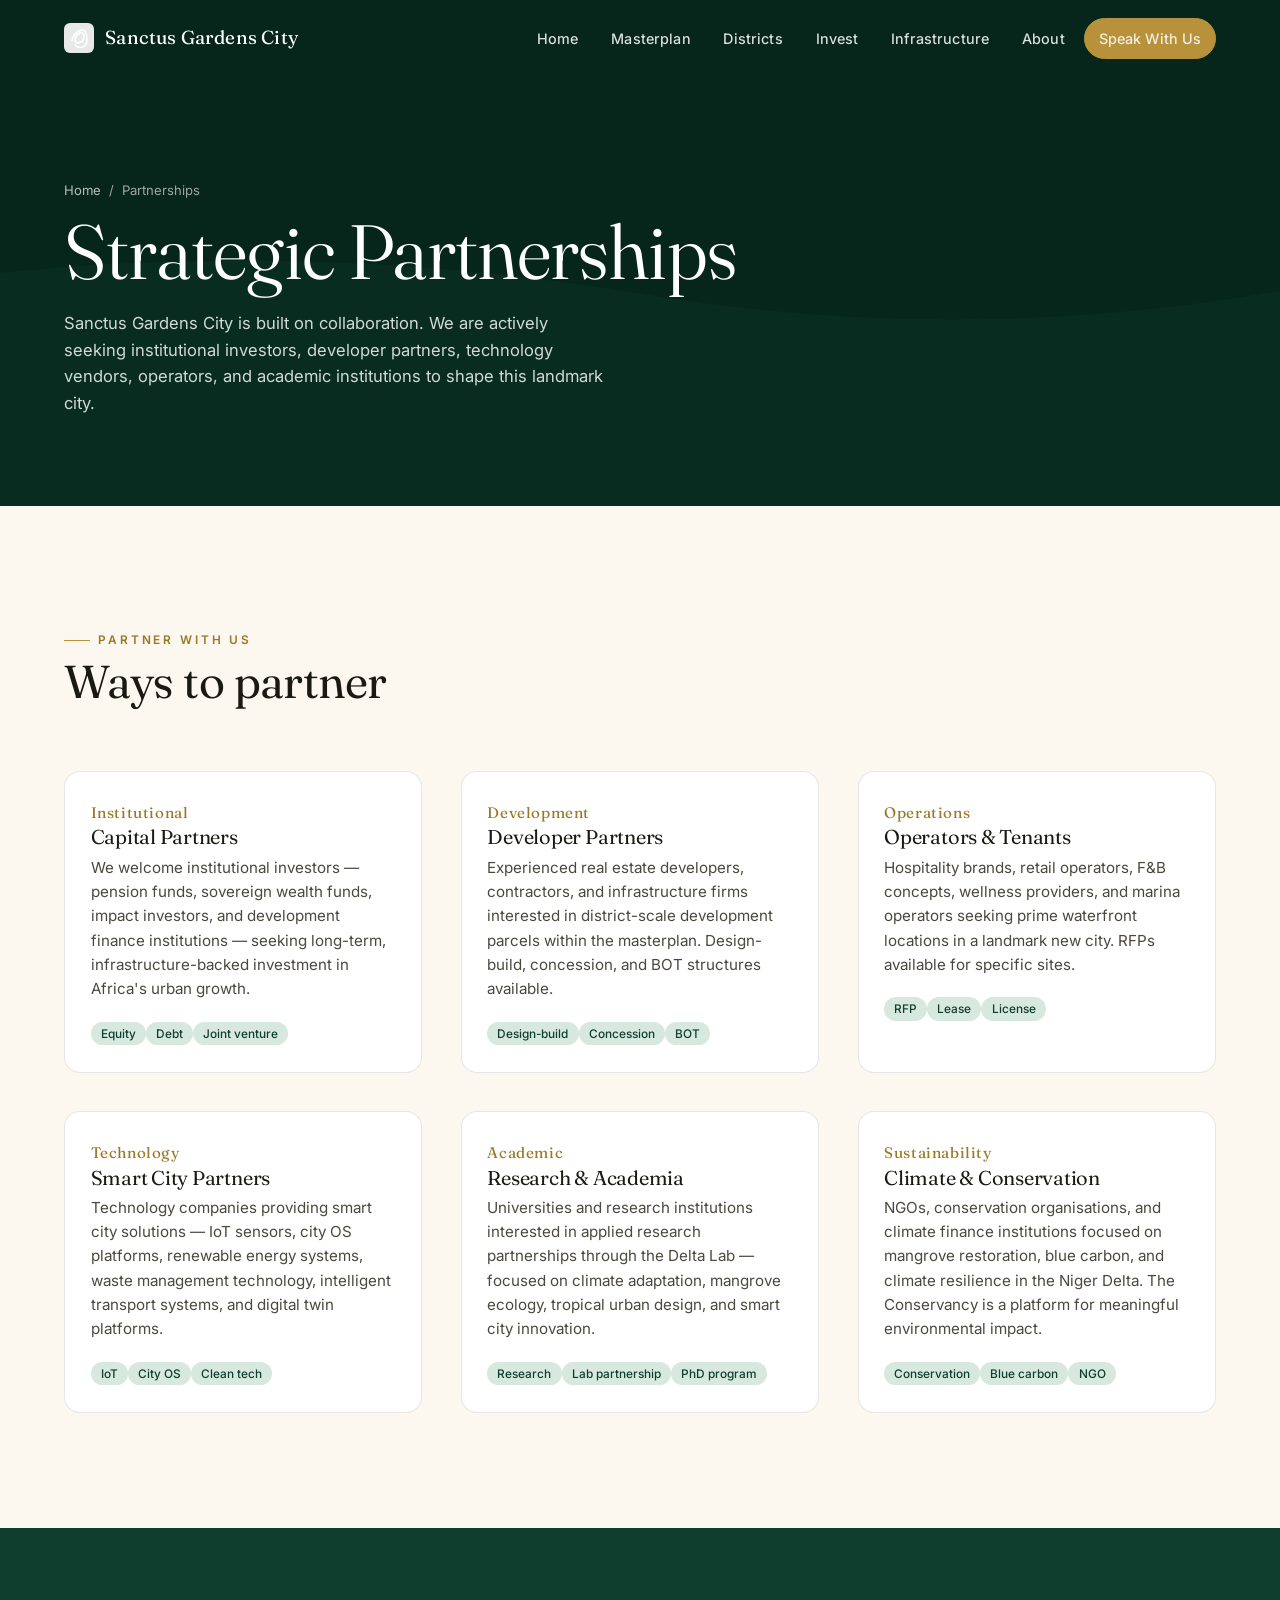
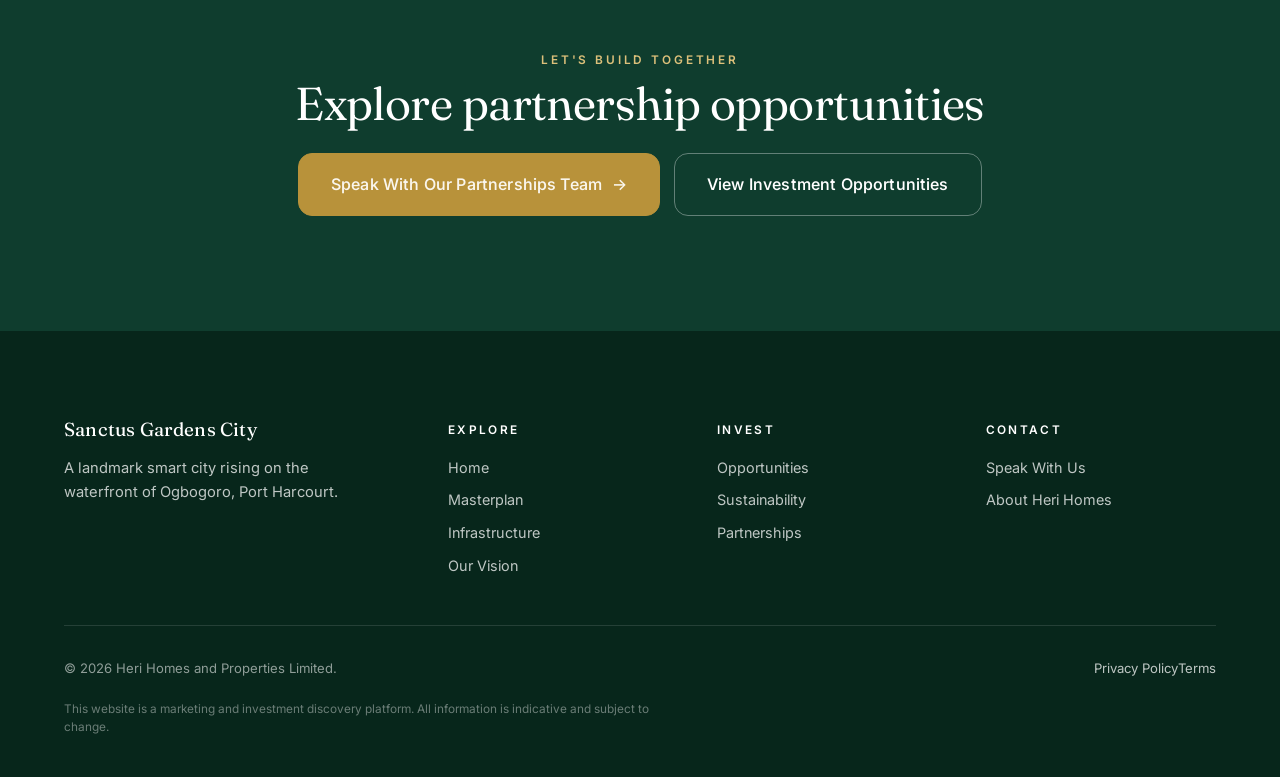
<file: partnerships.html>
<!DOCTYPE html>
<html lang="en">
<head>
<meta charset="UTF-8"><meta name="viewport" content="width=device-width, initial-scale=1.0">
<title>Partnerships — Sanctus Gardens City</title>
<meta name="description" content="Strategic partnership opportunities at Sanctus Gardens City: institutional investors, developer partners, operator RFPs, technology vendors, and academic collaborations.">
<link rel="preconnect" href="https://fonts.googleapis.com"><link rel="preconnect" href="https://fonts.gstatic.com" crossorigin>
<link href="https://fonts.googleapis.com/css2?family=Fraunces:ital,opsz,wght@0,9..144,300..600;1,9..144,300..600&family=Inter:wght@300..700&display=swap" rel="stylesheet">
<link rel="stylesheet" href="assets/css/style.css">
</head>
<body>
<nav class="mobile-nav" aria-label="Mobile navigation">
  <div class="mobile-nav__group">
    <h5>Explore</h5>
    <a href="index.html" class="mobile-nav__link">Home</a><a href="masterplan.html" class="mobile-nav__link">Masterplan</a><a href="infrastructure.html" class="mobile-nav__link">Infrastructure</a>
  </div>
  <div class="mobile-nav__group">
    <h5>Districts</h5>
    <a href="district.html?id=residential" class="mobile-nav__link">Residential</a><a href="district.html?id=commercial" class="mobile-nav__link">Commercial</a><a href="district.html?id=leisure" class="mobile-nav__link">Leisure</a><a href="district.html?id=innovation" class="mobile-nav__link">Innovation</a><a href="district.html?id=landmark" class="mobile-nav__link">Landmark</a><a href="district.html?id=civic" class="mobile-nav__link">Civic &amp; Community</a>
  </div>
  <div class="mobile-nav__group">
    <h5>Opportunities</h5>
    <a href="opportunity.html" class="mobile-nav__link">Investment Opportunities</a><a href="about-city.html" class="mobile-nav__link">Our Vision</a><a href="about-heri.html" class="mobile-nav__link">Heri Homes</a>
  </div>
  <a href="contact.html" class="btn btn--gold-on-dark btn--lg mobile-nav__cta">Speak With Our Investment Team</a>
</nav>
<header class="site-header">
  <div class="container nav-wrap">
    <a href="index.html" class="brand"><span class="brand__mark"><svg viewBox="0 0 30 30" fill="none"><rect width="30" height="30" rx="6" fill="currentColor" opacity="0.9"/><path d="M8 18.5c0-4.5 3-8 7-10.5s7.5-1 8 8c.3 5.5-2.2 8.5-6.5 8.5-3 0-5-2-5.5-3.5M15 20c-2 0-4-1-4-3.5s2.5-5 5-6.5c1.5-.8 3.5 0 4 2.5.3 2-1 6-2.5 6S15.5 20 15 20z" stroke="currentColor" stroke-width="1.5" fill="none"/></svg></span>
      <span class="brand__name">Sanctus Gardens City</span></a>
    <nav class="nav" aria-label="Main navigation">
      <a href="index.html" class="nav__link">Home</a><a href="masterplan.html" class="nav__link">Masterplan</a><a href="district.html?id=residential" class="nav__link">Districts</a><a href="opportunity.html" class="nav__link">Invest</a><a href="infrastructure.html" class="nav__link">Infrastructure</a><a href="about-city.html" class="nav__link">About</a><a href="contact.html" class="nav__link nav__cta btn btn--gold btn--sm">Speak With Us</a>
    </nav>
    <button class="nav-toggle" aria-label="Toggle navigation menu"><span></span></button>
  </div>
</header>

<section class="pagehero" id="main" style="min-height:36vh">
  <div class="pagehero__bg"><svg viewBox="0 0 1440 500" preserveAspectRatio="xMidYMid slice"><rect width="1440" height="500" fill="#07261B"/><path d="M0 280 Q360 230 720 290 Q1080 350 1440 270 V500 H0Z" fill="#0A3324" opacity="0.5"/></svg></div>
  <div class="pagehero__inner container">
    <div class="crumbs reveal"><a href="index.html">Home</a><span>/</span><span>Partnerships</span></div>
    <h1 class="reveal" style="transition-delay:0.15s">Strategic Partnerships</h1>
    <p class="pagehero__sub reveal" style="transition-delay:0.3s">Sanctus Gardens City is built on collaboration. We are actively seeking institutional investors, developer partners, technology vendors, operators, and academic institutions to shape this landmark city.</p>
  </div>
</section>

<section class="section container">
  <div class="section__head reveal"><span class="eyebrow">Partner with us</span><h2>Ways to partner</h2></div>
  <div class="grid grid--3 reveal-stagger">
    <div class="pillar">
      <span class="kicker-num">Institutional</span>
      <h3>Capital Partners</h3>
      <p>We welcome institutional investors — pension funds, sovereign wealth funds, impact investors, and development finance institutions — seeking long-term, infrastructure-backed investment in Africa's urban growth.</p>
      <div class="mt-2"><span class="chip">Equity</span><span class="chip">Debt</span><span class="chip">Joint venture</span></div>
    </div>
    <div class="pillar">
      <span class="kicker-num">Development</span>
      <h3>Developer Partners</h3>
      <p>Experienced real estate developers, contractors, and infrastructure firms interested in district-scale development parcels within the masterplan. Design-build, concession, and BOT structures available.</p>
      <div class="mt-2"><span class="chip">Design-build</span><span class="chip">Concession</span><span class="chip">BOT</span></div>
    </div>
    <div class="pillar">
      <span class="kicker-num">Operations</span>
      <h3>Operators &amp; Tenants</h3>
      <p>Hospitality brands, retail operators, F&B concepts, wellness providers, and marina operators seeking prime waterfront locations in a landmark new city. RFPs available for specific sites.</p>
      <div class="mt-2"><span class="chip">RFP</span><span class="chip">Lease</span><span class="chip">License</span></div>
    </div>
    <div class="pillar">
      <span class="kicker-num">Technology</span>
      <h3>Smart City Partners</h3>
      <p>Technology companies providing smart city solutions — IoT sensors, city OS platforms, renewable energy systems, waste management technology, intelligent transport systems, and digital twin platforms.</p>
      <div class="mt-2"><span class="chip">IoT</span><span class="chip">City OS</span><span class="chip">Clean tech</span></div>
    </div>
    <div class="pillar">
      <span class="kicker-num">Academic</span>
      <h3>Research &amp; Academia</h3>
      <p>Universities and research institutions interested in applied research partnerships through the Delta Lab — focused on climate adaptation, mangrove ecology, tropical urban design, and smart city innovation.</p>
      <div class="mt-2"><span class="chip">Research</span><span class="chip">Lab partnership</span><span class="chip">PhD program</span></div>
    </div>
    <div class="pillar">
      <span class="kicker-num">Sustainability</span>
      <h3>Climate &amp; Conservation</h3>
      <p>NGOs, conservation organisations, and climate finance institutions focused on mangrove restoration, blue carbon, and climate resilience in the Niger Delta. The Conservancy is a platform for meaningful environmental impact.</p>
      <div class="mt-2"><span class="chip">Conservation</span><span class="chip">Blue carbon</span><span class="chip">NGO</span></div>
    </div>
  </div>
</section>

<section class="section bg-green">
  <div class="container center">
    <div class="reveal">
      <span class="eyebrow eyebrow--plain">Let's build together</span>
      <h2 class="mt-1" style="color:#fff">Explore partnership opportunities</h2>
      <div class="hero__cta-row mt-3" style="justify-content:center">
        <a href="contact.html" class="btn btn--gold-on-dark btn--lg">Speak With Our Partnerships Team <span class="btn-arrow">→</span></a>
        <a href="opportunity.html" class="btn btn--on-dark btn--lg">View Investment Opportunities</a>
      </div>
    </div>
  </div>
</section>

<footer class="site-footer">
  <div class="container">
    <div class="footer-top">
      <div class="footer-brand"><a href="index.html" class="brand brand__name" style="color:#fff">Sanctus Gardens City</a><p>A landmark smart city rising on the waterfront of Ogbogoro, Port Harcourt.</p></div>
      <div class="footer-col"><h5>Explore</h5><ul><li><a href="index.html">Home</a></li><li><a href="masterplan.html">Masterplan</a></li><li><a href="infrastructure.html">Infrastructure</a></li><li><a href="about-city.html">Our Vision</a></li></ul></div>
      <div class="footer-col"><h5>Invest</h5><ul><li><a href="opportunity.html">Opportunities</a></li><li><a href="sustainability.html">Sustainability</a></li><li><a href="partnerships.html">Partnerships</a></li></ul></div>
      <div class="footer-col"><h5>Contact</h5><ul><li><a href="contact.html">Speak With Us</a></li><li><a href="about-heri.html">About Heri Homes</a></li></ul></div>
    </div>
    <div class="footer-bottom"><span>&copy; 2026 Heri Homes and Properties Limited.</span><div class="footer-legal"><a href="#">Privacy Policy</a><a href="#">Terms</a></div></div>
    <p class="disclaimer">This website is a marketing and investment discovery platform. All information is indicative and subject to change.</p>
  </div>
</footer>
<script src="assets/js/forms.js" defer></script>
<script src="assets/js/main.js" defer></script>
</body>
</html>
</file>
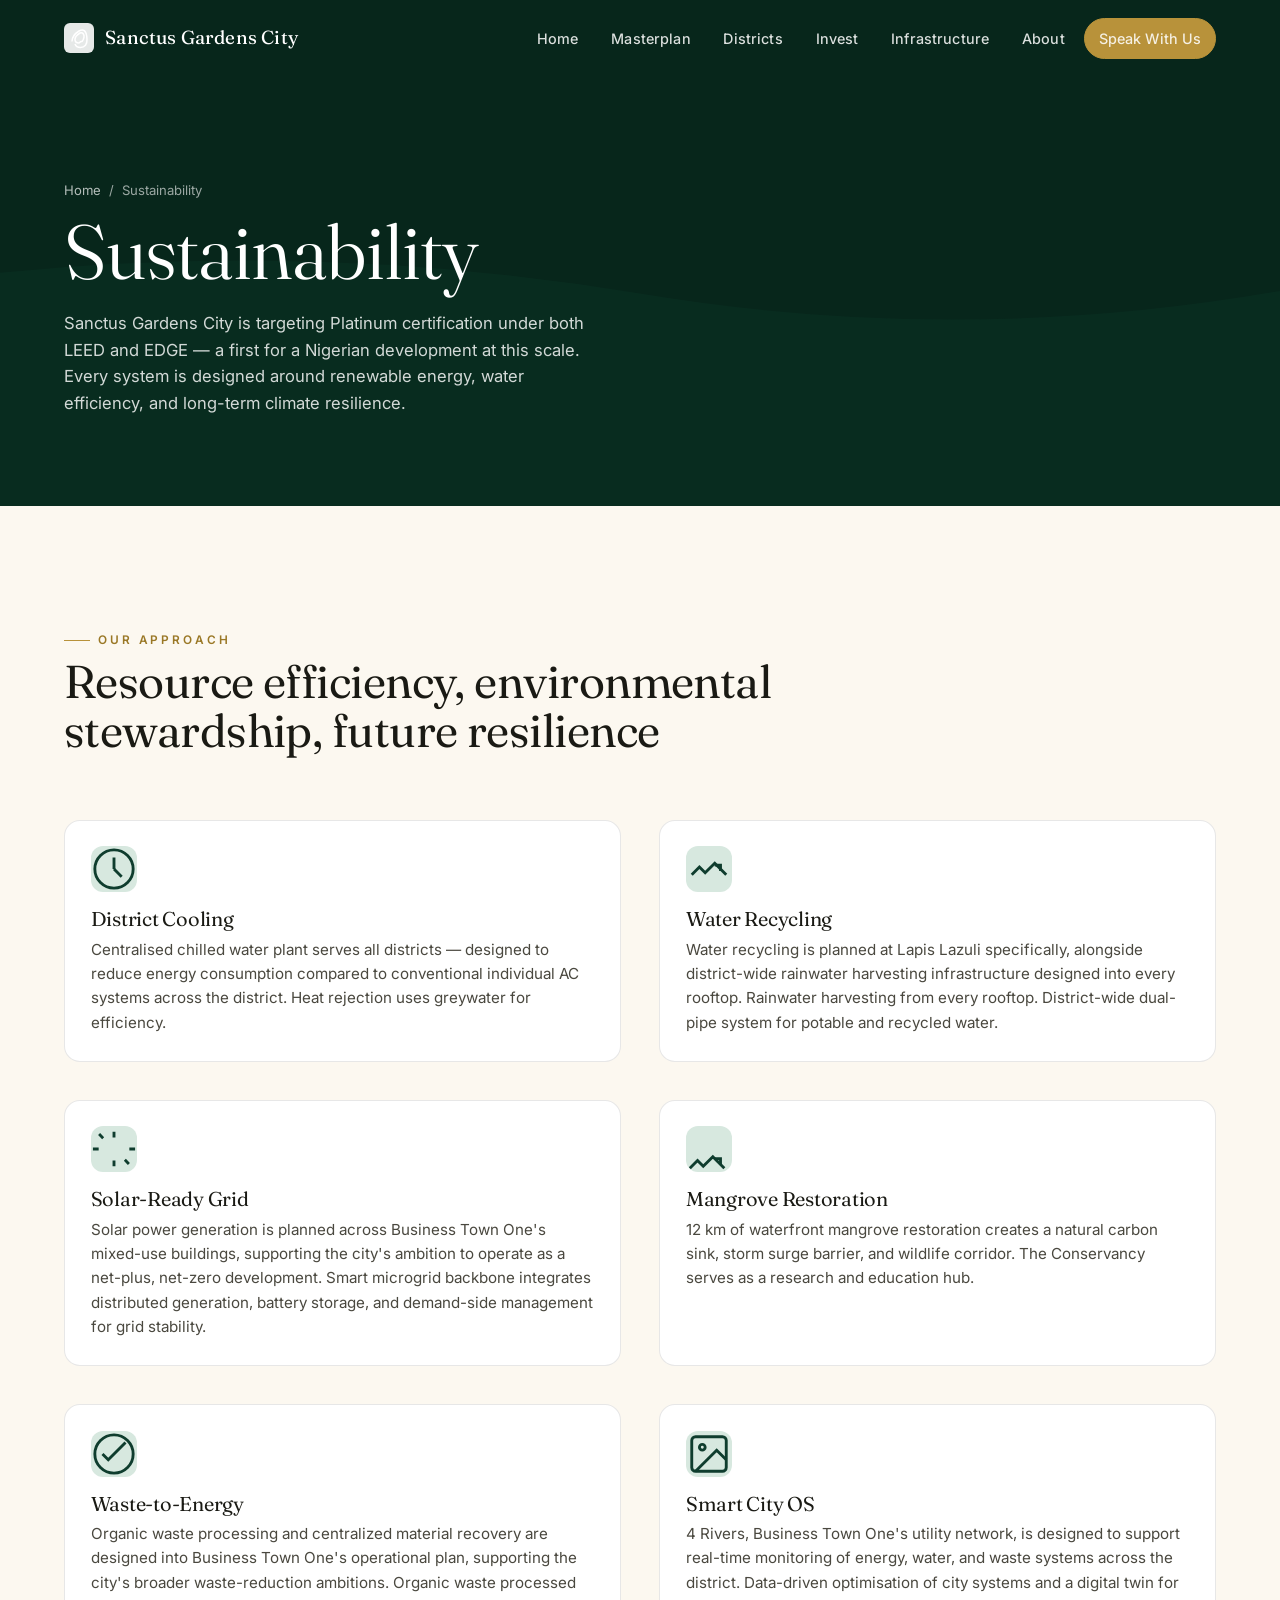
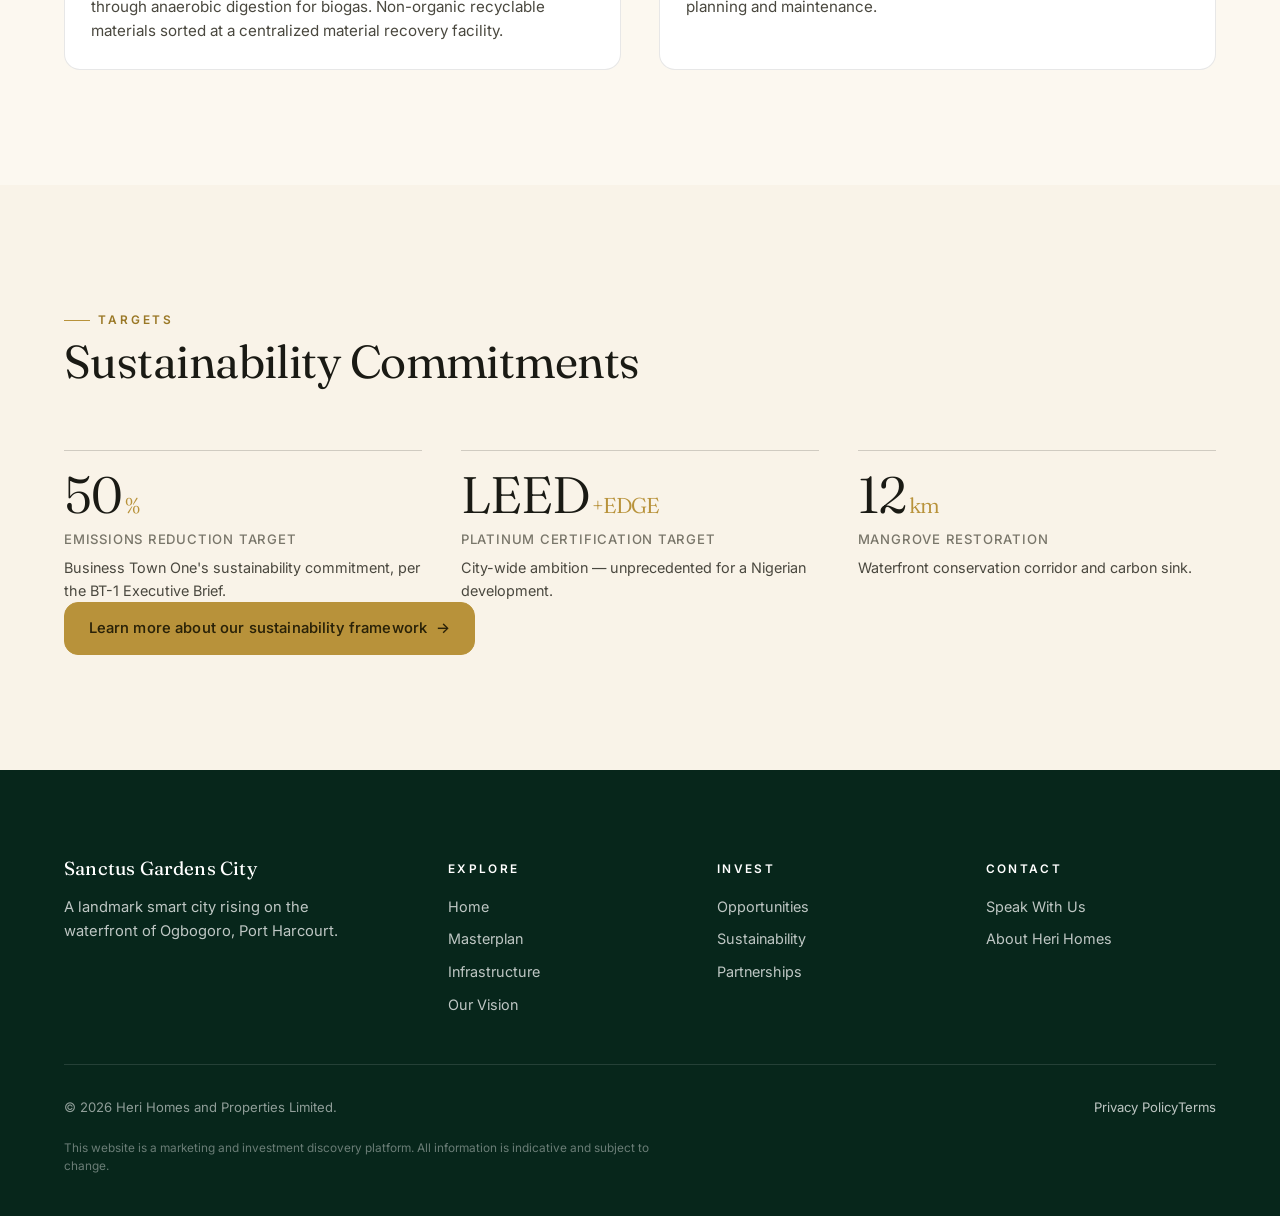
<file: sustainability.html>
<!DOCTYPE html>
<html lang="en">
<head>
<meta charset="UTF-8"><meta name="viewport" content="width=device-width, initial-scale=1.0">
<title>Sustainability — Sanctus Gardens City</title>
<meta name="description" content="Sanctus Gardens City sustainability: net-zero carbon, mangrove restoration, waste-to-energy, district cooling, water recycling, and climate resilience.">
<link rel="preconnect" href="https://fonts.googleapis.com"><link rel="preconnect" href="https://fonts.gstatic.com" crossorigin>
<link href="https://fonts.googleapis.com/css2?family=Fraunces:ital,opsz,wght@0,9..144,300..600;1,9..144,300..600&family=Inter:wght@300..700&display=swap" rel="stylesheet">
<link rel="stylesheet" href="assets/css/style.css">
</head>
<body>
<nav class="mobile-nav" aria-label="Mobile navigation">
  <div class="mobile-nav__group">
    <h5>Explore</h5>
    <a href="index.html" class="mobile-nav__link">Home</a><a href="masterplan.html" class="mobile-nav__link">Masterplan</a><a href="infrastructure.html" class="mobile-nav__link">Infrastructure</a>
  </div>
  <div class="mobile-nav__group">
    <h5>Districts</h5>
    <a href="district.html?id=residential" class="mobile-nav__link">Residential</a><a href="district.html?id=commercial" class="mobile-nav__link">Commercial</a><a href="district.html?id=leisure" class="mobile-nav__link">Leisure</a><a href="district.html?id=innovation" class="mobile-nav__link">Innovation</a><a href="district.html?id=landmark" class="mobile-nav__link">Landmark</a><a href="district.html?id=civic" class="mobile-nav__link">Civic &amp; Community</a>
  </div>
  <div class="mobile-nav__group">
    <h5>Opportunities</h5>
    <a href="opportunity.html" class="mobile-nav__link">Investment Opportunities</a><a href="about-city.html" class="mobile-nav__link">Our Vision</a><a href="about-heri.html" class="mobile-nav__link">Heri Homes</a>
  </div>
  <a href="contact.html" class="btn btn--gold-on-dark btn--lg mobile-nav__cta">Speak With Our Investment Team</a>
</nav>
<header class="site-header">
  <div class="container nav-wrap">
    <a href="index.html" class="brand"><span class="brand__mark"><svg viewBox="0 0 30 30" fill="none"><rect width="30" height="30" rx="6" fill="currentColor" opacity="0.9"/><path d="M8 18.5c0-4.5 3-8 7-10.5s7.5-1 8 8c.3 5.5-2.2 8.5-6.5 8.5-3 0-5-2-5.5-3.5M15 20c-2 0-4-1-4-3.5s2.5-5 5-6.5c1.5-.8 3.5 0 4 2.5.3 2-1 6-2.5 6S15.5 20 15 20z" stroke="currentColor" stroke-width="1.5" fill="none"/></svg></span>
      <span class="brand__name">Sanctus Gardens City</span></a>
    <nav class="nav" aria-label="Main navigation">
      <a href="index.html" class="nav__link">Home</a><a href="masterplan.html" class="nav__link">Masterplan</a><a href="district.html?id=residential" class="nav__link">Districts</a><a href="opportunity.html" class="nav__link">Invest</a><a href="infrastructure.html" class="nav__link">Infrastructure</a><a href="about-city.html" class="nav__link">About</a><a href="contact.html" class="nav__link nav__cta btn btn--gold btn--sm">Speak With Us</a>
    </nav>
    <button class="nav-toggle" aria-label="Toggle navigation menu"><span></span></button>
  </div>
</header>

<section class="pagehero" id="main" style="min-height:36vh">
  <div class="pagehero__bg"><svg viewBox="0 0 1440 500" preserveAspectRatio="xMidYMid slice"><rect width="1440" height="500" fill="#07261B"/><path d="M0 280 Q360 230 720 290 Q1080 350 1440 270 V500 H0Z" fill="#0A3324" opacity="0.5"/></svg></div>
  <div class="pagehero__inner container">
    <div class="crumbs reveal"><a href="index.html">Home</a><span>/</span><span>Sustainability</span></div>
    <h1 class="reveal" style="transition-delay:0.15s">Sustainability</h1>
    <p class="pagehero__sub reveal" style="transition-delay:0.3s">Sanctus Gardens City is targeting Platinum certification under both LEED and EDGE — a first for a Nigerian development at this scale. Every system is designed around renewable energy, water efficiency, and long-term climate resilience.</p>
  </div>
</section>

<section class="section container">
  <div class="section__head reveal">
    <span class="eyebrow">Our approach</span>
    <h2>Resource efficiency, environmental stewardship, future resilience</h2>
  </div>
  <div class="grid grid--2 reveal-stagger">
    <div class="pillar">
      <div class="pillar__icon"><svg viewBox="0 0 24 24" fill="none" stroke="currentColor" stroke-width="1.5"><circle cx="12" cy="12" r="10"/><path d="M12 6v6"/><path d="M12 12l4 4"/></svg></div>
      <h3>District Cooling</h3>
      <p>Centralised chilled water plant serves all districts — designed to reduce energy consumption compared to conventional individual AC systems across the district. Heat rejection uses greywater for efficiency.</p>
    </div>
    <div class="pillar">
      <div class="pillar__icon"><svg viewBox="0 0 24 24" fill="none" stroke="currentColor" stroke-width="1.5"><path d="M3 15l4-4 3 3 5-5 6 6"/><path d="M15 10h3v3"/></svg></div>
      <h3>Water Recycling</h3>
      <p>Water recycling is planned at Lapis Lazuli specifically, alongside district-wide rainwater harvesting infrastructure designed into every rooftop. Rainwater harvesting from every rooftop. District-wide dual-pipe system for potable and recycled water.</p>
    </div>
    <div class="pillar">
      <div class="pillar__icon"><svg viewBox="0 0 24 24" fill="none" stroke="currentColor" stroke-width="1.5"><path d="M12 3v3M12 18v3M4.22 4.22l2.12 2.12M17.66 17.66l2.12 2.12M1 12h3M20 12h3"/></svg></div>
      <h3>Solar-Ready Grid</h3>
      <p>Solar power generation is planned across Business Town One's mixed-use buildings, supporting the city's ambition to operate as a net-plus, net-zero development. Smart microgrid backbone integrates distributed generation, battery storage, and demand-side management for grid stability.</p>
    </div>
    <div class="pillar">
      <div class="pillar__icon"><svg viewBox="0 0 24 24" fill="none" stroke="currentColor" stroke-width="1.5"><path d="M2 22l4-4 3 3 5-5 6 6"/><path d="M15 17h3v3"/></svg></div>
      <h3>Mangrove Restoration</h3>
      <p>12 km of waterfront mangrove restoration creates a natural carbon sink, storm surge barrier, and wildlife corridor. The Conservancy serves as a research and education hub.</p>
    </div>
    <div class="pillar">
      <div class="pillar__icon"><svg viewBox="0 0 24 24" fill="none" stroke="currentColor" stroke-width="1.5"><circle cx="12" cy="12" r="10"/><path d="M6 12l3 3 9-9"/></svg></div>
      <h3>Waste-to-Energy</h3>
      <p>Organic waste processing and centralized material recovery are designed into Business Town One's operational plan, supporting the city's broader waste-reduction ambitions. Organic waste processed through anaerobic digestion for biogas. Non-organic recyclable materials sorted at a centralized material recovery facility.</p>
    </div>
    <div class="pillar">
      <div class="pillar__icon"><svg viewBox="0 0 24 24" fill="none" stroke="currentColor" stroke-width="1.5"><rect x="3" y="3" width="18" height="18" rx="2"/><circle cx="8.5" cy="8.5" r="1.5"/><path d="M21 15l-5-5L5 21"/></svg></div>
      <h3>Smart City OS</h3>
      <p>4 Rivers, Business Town One's utility network, is designed to support real-time monitoring of energy, water, and waste systems across the district. Data-driven optimisation of city systems and a digital twin for planning and maintenance.</p>
    </div>
  </div>
</section>

<section class="section bg-alt">
  <div class="container">
    <div class="section__head reveal"><span class="eyebrow">Targets</span><h2>Sustainability Commitments</h2></div>
    <div class="stats reveal-stagger">
      <div class="stat"><div class="stat__num">50<span class="unit">%</span></div><div class="stat__label">Emissions Reduction Target</div><div class="stat__desc">Business Town One's sustainability commitment, per the BT-1 Executive Brief.</div></div>
      <div class="stat"><div class="stat__num">LEED<span class="unit">+EDGE</span></div><div class="stat__label">Platinum Certification Target</div><div class="stat__desc">City-wide ambition — unprecedented for a Nigerian development.</div></div>
      <div class="stat"><div class="stat__num">12<span class="unit">km</span></div><div class="stat__label">Mangrove Restoration</div><div class="stat__desc">Waterfront conservation corridor and carbon sink.</div></div>
    </div>
    <div class="mt-4 reveal">
      <a href="contact.html" class="btn btn--gold">Learn more about our sustainability framework <span class="btn-arrow">→</span></a>
    </div>
  </div>
</section>

<footer class="site-footer">
  <div class="container">
    <div class="footer-top">
      <div class="footer-brand"><a href="index.html" class="brand brand__name" style="color:#fff">Sanctus Gardens City</a><p>A landmark smart city rising on the waterfront of Ogbogoro, Port Harcourt.</p></div>
      <div class="footer-col"><h5>Explore</h5><ul><li><a href="index.html">Home</a></li><li><a href="masterplan.html">Masterplan</a></li><li><a href="infrastructure.html">Infrastructure</a></li><li><a href="about-city.html">Our Vision</a></li></ul></div>
      <div class="footer-col"><h5>Invest</h5><ul><li><a href="opportunity.html">Opportunities</a></li><li><a href="sustainability.html">Sustainability</a></li><li><a href="partnerships.html">Partnerships</a></li></ul></div>
      <div class="footer-col"><h5>Contact</h5><ul><li><a href="contact.html">Speak With Us</a></li><li><a href="about-heri.html">About Heri Homes</a></li></ul></div>
    </div>
    <div class="footer-bottom"><span>&copy; 2026 Heri Homes and Properties Limited.</span><div class="footer-legal"><a href="#">Privacy Policy</a><a href="#">Terms</a></div></div>
    <p class="disclaimer">This website is a marketing and investment discovery platform. All information is indicative and subject to change.</p>
  </div>
</footer>
<script src="assets/js/forms.js" defer></script>
<script src="assets/js/main.js" defer></script>
</body>
</html>
</file>
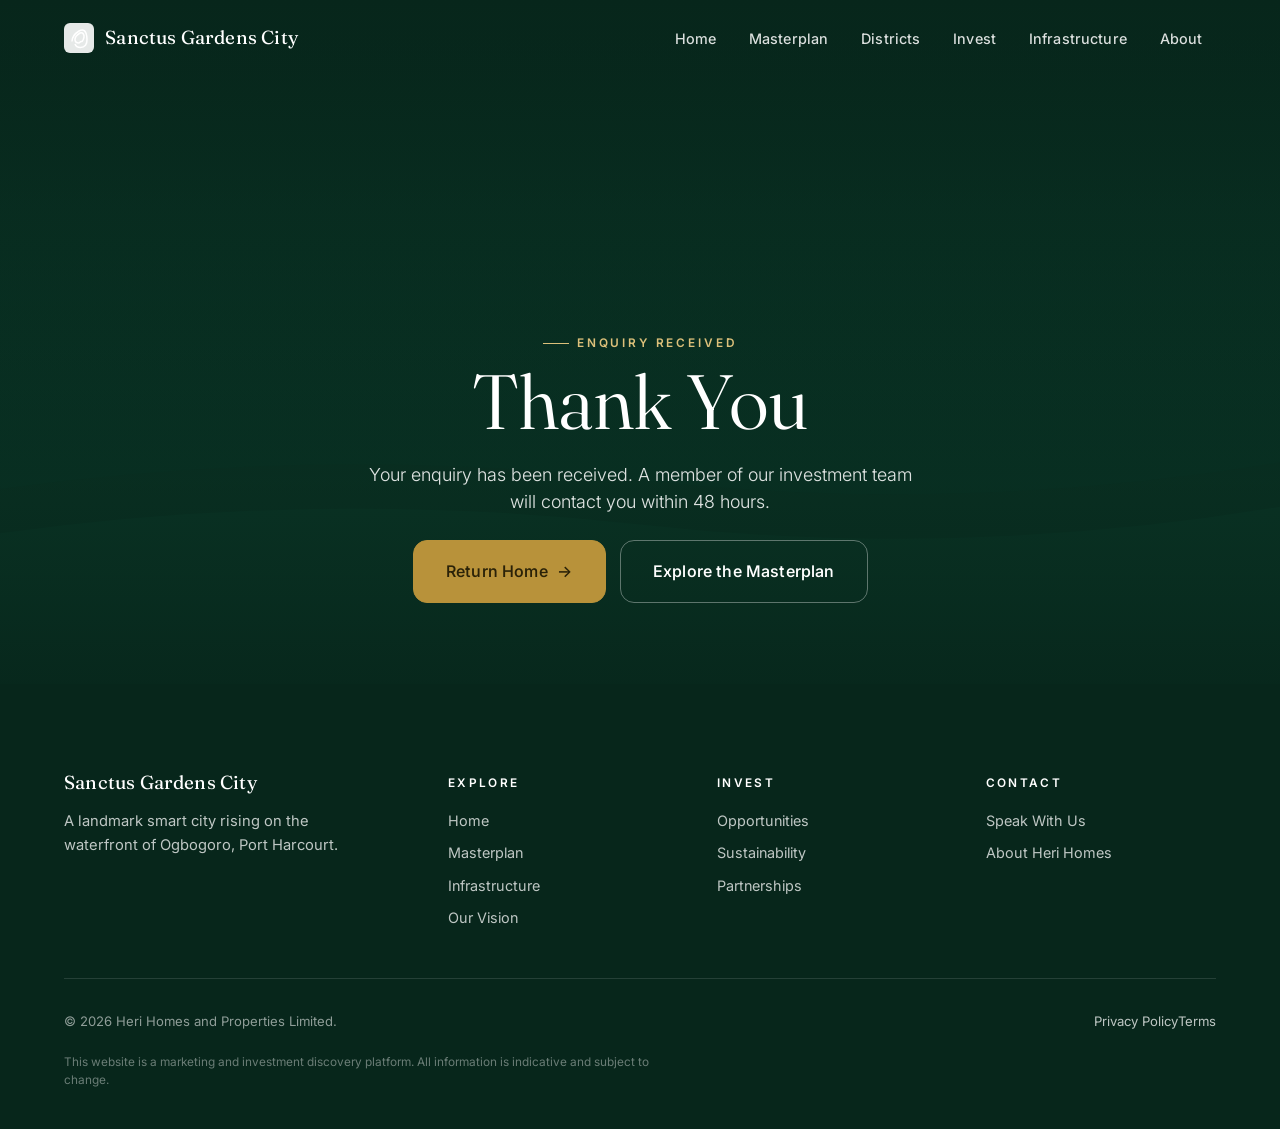
<file: thank-you.html>
<!DOCTYPE html>
<html lang="en">
<head>
<meta charset="UTF-8"><meta name="viewport" content="width=device-width, initial-scale=1.0">
<title>Thank You — Sanctus Gardens City</title>
<meta name="description" content="Thank you for your enquiry. The investment team at Heri Homes will be in touch.">
<link rel="preconnect" href="https://fonts.googleapis.com"><link rel="preconnect" href="https://fonts.gstatic.com" crossorigin>
<link href="https://fonts.googleapis.com/css2?family=Fraunces:ital,opsz,wght@0,9..144,300..600;1,9..144,300..600&family=Inter:wght@300..700&display=swap" rel="stylesheet">
<link rel="stylesheet" href="assets/css/style.css">
</head>
<body>
<nav class="mobile-nav" aria-label="Mobile navigation">
  <div class="mobile-nav__group">
    <h5>Explore</h5>
    <a href="index.html" class="mobile-nav__link">Home</a>
    <a href="masterplan.html" class="mobile-nav__link">Masterplan</a>
    <a href="infrastructure.html" class="mobile-nav__link">Infrastructure</a>
  </div>
  <div class="mobile-nav__group">
    <h5>Districts</h5>
    <a href="district.html?id=residential" class="mobile-nav__link">Residential</a>
    <a href="district.html?id=commercial" class="mobile-nav__link">Commercial</a>
    <a href="district.html?id=leisure" class="mobile-nav__link">Leisure</a>
    <a href="district.html?id=innovation" class="mobile-nav__link">Innovation</a>
    <a href="district.html?id=landmark" class="mobile-nav__link">Landmark</a>
    <a href="district.html?id=civic" class="mobile-nav__link">Civic &amp; Community</a>
  </div>
  <div class="mobile-nav__group">
    <h5>Opportunities</h5>
    <a href="opportunity.html" class="mobile-nav__link">Investment Opportunities</a>
    <a href="about-city.html" class="mobile-nav__link">Our Vision</a>
    <a href="about-heri.html" class="mobile-nav__link">Heri Homes</a>
  </div>
  <a href="contact.html" class="btn btn--gold-on-dark btn--lg mobile-nav__cta">Speak With Our Investment Team</a>
</nav>
<header class="site-header">
  <div class="container nav-wrap">
    <a href="index.html" class="brand">
      <span class="brand__mark"><svg viewBox="0 0 30 30" fill="none"><rect width="30" height="30" rx="6" fill="currentColor" opacity="0.9"/><path d="M8 18.5c0-4.5 3-8 7-10.5s7.5-1 8 8c.3 5.5-2.2 8.5-6.5 8.5-3 0-5-2-5.5-3.5M15 20c-2 0-4-1-4-3.5s2.5-5 5-6.5c1.5-.8 3.5 0 4 2.5.3 2-1 6-2.5 6S15.5 20 15 20z" stroke="currentColor" stroke-width="1.5" fill="none"/></svg></span>
      <span class="brand__name">Sanctus Gardens City</span>
    </a>
    <nav class="nav" aria-label="Main navigation">
      <a href="index.html" class="nav__link">Home</a><a href="masterplan.html" class="nav__link">Masterplan</a><a href="district.html?id=residential" class="nav__link">Districts</a><a href="opportunity.html" class="nav__link">Invest</a><a href="infrastructure.html" class="nav__link">Infrastructure</a><a href="about-city.html" class="nav__link">About</a>
    </nav>
    <button class="nav-toggle" aria-label="Toggle navigation menu"><span></span></button>
  </div>
</header>

<section class="hero hero--short" id="main" role="main">
  <div class="hero__bg">
    <svg class="hero-art" viewBox="0 0 1440 800" preserveAspectRatio="xMidYMid slice" xmlns="http://www.w3.org/2000/svg">
      <defs><linearGradient id="ty-sky" x1="0" y1="0" x2="0" y2="1"><stop offset="0%" stop-color="#07261B"/><stop offset="100%" stop-color="#0A3D2C"/></linearGradient></defs>
      <rect width="1440" height="800" fill="url(#ty-sky)"/>
      <path d="M0 550 Q360 500 720 540 Q1080 580 1440 520 V800 H0Z" fill="#0A3324" opacity="0.6"/>
      <path d="M0 600 Q360 550 720 590 Q1080 630 1440 570 V800 H0Z" fill="#0D4732" opacity="0.4"/>
    </svg>
    <div class="hero__scrim"></div>
  </div>
  <div class="hero__inner" style="text-align:center">
    <div class="container">
      <div class="reveal">
        <span class="eyebrow hero__eyebrow" style="justify-content:center">Enquiry Received</span>
        <h1 class="hero__title" style="margin-inline:auto">Thank You</h1>
        <p class="hero__sub" style="margin-inline:auto">Your enquiry has been received. A member of our investment team will contact you within 48 hours.</p>
      </div>
      <div class="hero__cta-row mt-3" style="justify-content:center">
        <a href="index.html" class="btn btn--gold-on-dark btn--lg">Return Home <span class="btn-arrow">→</span></a>
        <a href="masterplan.html" class="btn btn--on-dark btn--lg">Explore the Masterplan</a>
      </div>
    </div>
  </div>
</section>
<footer class="site-footer">
  <div class="container">
    <div class="footer-top">
      <div class="footer-brand"><a href="index.html" class="brand brand__name" style="color:#fff">Sanctus Gardens City</a><p>A landmark smart city rising on the waterfront of Ogbogoro, Port Harcourt.</p></div>
      <div class="footer-col"><h5>Explore</h5><ul><li><a href="index.html">Home</a></li><li><a href="masterplan.html">Masterplan</a></li><li><a href="infrastructure.html">Infrastructure</a></li><li><a href="about-city.html">Our Vision</a></li></ul></div>
      <div class="footer-col"><h5>Invest</h5><ul><li><a href="opportunity.html">Opportunities</a></li><li><a href="sustainability.html">Sustainability</a></li><li><a href="partnerships.html">Partnerships</a></li></ul></div>
      <div class="footer-col"><h5>Contact</h5><ul><li><a href="contact.html">Speak With Us</a></li><li><a href="about-heri.html">About Heri Homes</a></li></ul></div>
    </div>
    <div class="footer-bottom"><span>&copy; 2026 Heri Homes and Properties Limited.</span><div class="footer-legal"><a href="#">Privacy Policy</a><a href="#">Terms</a></div></div>
    <p class="disclaimer">This website is a marketing and investment discovery platform. All information is indicative and subject to change.</p>
  </div>
</footer>
<script src="assets/js/forms.js" defer></script>
<script src="assets/js/main.js" defer></script>
</body>
</html>
</file>
<file: assets/css/style.css>
/* =====================================================================
   Sanctus Gardens City — Design System (v2 — visual-first)
   Style: NEOM-genre immersive × Aman editorial × Apple clarity
   Palette: deep green / gold / warm cream / charcoal
   Type: Fraunces (display) + Inter (body)
   ===================================================================== */

/* ---------- Design tokens ---------- */
:root {
  --green-900: #07261B;
  --green-800: #0B3526;
  --green-700: #0F3D2E;
  --green-600: #15513C;
  --green-500: #1F6A4F;
  --green-300: #6FA88E;
  --green-100: #D7E8DF;

  --gold-700: #7C5E20;
  --gold-600: #9A7826;
  --gold-500: #B8923A;
  --gold-400: #C9A24B;
  --gold-300: #DCC07A;
  --gold-200: #E8D49A;
  --gold-100: #F2E6C4;

  --cream-000: #FCF8F0;
  --cream-100: #F9F3E8;
  --cream-200: #F2EADA;
  --cream-300: #EAE0CC;
  --cream-400: #D9CDB4;

  --ink: #1A1A14;
  --charcoal-700: #2C2A24;
  --charcoal-500: #4A483F;
  --muted: #79766A;
  --hair: rgba(26, 26, 20, 0.10);
  --hair-strong: rgba(26, 26, 20, 0.18);

  --bg: var(--cream-000);
  --bg-alt: var(--cream-100);
  --bg-soft: var(--cream-200);
  --surface: #FFFFFF;
  --text: var(--ink);
  --text-soft: var(--charcoal-500);
  --text-mute: var(--muted);
  --on-dark: var(--cream-100);
  --accent: var(--gold-500);
  --accent-strong: var(--gold-600);
  --brand: var(--green-700);
  --brand-deep: var(--green-900);
  --brand-soft: var(--green-100);
  --error: #A82828;
  --line: var(--hair);
  --line-strong: var(--hair-strong);

  --font-display: "Fraunces", "Cormorant Garamond", Georgia, "Times New Roman", serif;
  --font-body: "Inter", system-ui, -apple-system, "Segoe UI", Roboto, Helvetica, Arial, sans-serif;

  --maxw: 1280px;
  --maxw-narrow: 920px;
  --maxw-wide: 1480px;
  --gutter: clamp(20px, 5vw, 72px);

  --r-sm: 10px;
  --r: 12px;
  --r-lg: 16px;
  --r-xl: 24px;
  --r-pill: 999px;

  --shadow-sm: 0 1px 2px rgba(20, 30, 24, 0.04), 0 2px 8px rgba(20, 30, 24, 0.05);
  --shadow: 0 2px 6px rgba(20, 30, 24, 0.05), 0 16px 40px rgba(20, 30, 24, 0.08);
  --shadow-lg: 0 8px 20px rgba(20, 30, 24, 0.08), 0 36px 70px rgba(20, 30, 24, 0.14);
  --shadow-card: 0 1px 2px rgba(20,30,24,.04), 0 12px 34px rgba(20,30,24,.07);

  --ease: cubic-bezier(0.22, 1, 0.36, 1);
  --ease-soft: cubic-bezier(0.4, 0, 0.2, 1);
  --dur: 0.6s;

  --nav-h: 78px;
}

/* ---------- Reset ---------- */
*, *::before, *::after { box-sizing: border-box; margin: 0; }
html { -webkit-text-size-adjust: 100%; }
html.lenis, html.lenis body { height: auto; }
.lenis.lenis-smooth { scroll-behavior: auto !important; }
.lenis.lenis-stopped { overflow: hidden; }
img, svg, video, canvas { display: block; max-width: 100%; }
button, input, select, textarea, a { font: inherit; color: inherit; }
button { cursor: pointer; background: none; border: none; }
a { text-decoration: none; }
ul, ol { list-style: none; padding: 0; }
:focus-visible { outline: 2px solid var(--gold-500); outline-offset: 3px; border-radius: 4px; }
::selection { background: var(--green-700); color: var(--cream-000); }

/* ---------- Base ---------- */
body {
  font-family: var(--font-body);
  background: var(--bg);
  color: var(--text);
  line-height: 1.6;
  font-size: clamp(16px, 0.95vw + 13px, 18px);
  -webkit-font-smoothing: antialiased;
  text-rendering: optimizeLegibility;
  overflow-x: hidden;
}
h1, h2, h3, h4 { font-family: var(--font-display); font-weight: 380; line-height: 1.06; letter-spacing: -0.012em; color: var(--ink); }
h1 { font-size: clamp(2.6rem, 6vw, 5.4rem); font-weight: 340; }
h2 { font-size: clamp(2rem, 3.6vw, 3.4rem); }
h3 { font-size: clamp(1.4rem, 1.8vw, 2rem); }
h4 { font-size: clamp(1.15rem, 1.2vw, 1.35rem); font-weight: 420; }
p { max-width: 70ch; }
.lead { font-size: clamp(1.15rem, 1.6vw, 1.5rem); line-height: 1.5; color: var(--charcoal-700); font-weight: 320; }
b, strong { font-weight: 620; }
small { font-size: 0.85em; }

/* ---------- Layout ---------- */
.container { width: 100%; max-width: var(--maxw); margin-inline: auto; padding-inline: var(--gutter); }
.container--wide { max-width: var(--maxw-wide); }
.container--narrow { max-width: var(--maxw-narrow); }
.section { padding-block: clamp(70px, 9vw, 140px); position: relative; overflow: hidden; }
.section--tight { padding-block: clamp(48px, 6vw, 84px); }
.section--bleed { padding-inline: 0; }
.bg-alt { background: var(--bg-alt); }
.bg-soft { background: var(--bg-soft); }
.bg-dark { background: var(--brand-deep); color: var(--on-dark); }
.bg-dark h1, .bg-dark h2, .bg-dark h3, .bg-dark h4 { color: #fff; }
.bg-dark .lead, .bg-green .lead { color: rgba(255,255,255,0.9); }
.bg-green { background: var(--green-700); color: var(--on-dark); }
.bg-green h1, .bg-green h2, .bg-green h3 { color: #fff; }

.grid { display: grid; gap: clamp(20px, 3vw, 44px); }
.grid--2 { grid-template-columns: repeat(2, 1fr); }
.grid--3 { grid-template-columns: repeat(3, 1fr); }
.grid--4 { grid-template-columns: repeat(4, 1fr); }
.grid--split { grid-template-columns: 1fr 1fr; align-items: center; }
.center { text-align: center; margin-inline: auto; }
.stack > * + * { margin-top: 1rem; }
.stack-lg > * + * { margin-top: 1.75rem; }

/* ---------- Eyebrow ---------- */
.eyebrow {
  font-family: var(--font-body);
  font-size: 0.74rem;
  font-weight: 600;
  letter-spacing: 0.24em;
  text-transform: uppercase;
  color: var(--gold-600);
  display: inline-flex;
  align-items: center;
  gap: 0.7em;
}
.eyebrow::before { content: ""; width: 26px; height: 1px; background: var(--gold-500); display: inline-block; }
.eyebrow--plain::before { display: none; }
.bg-dark .eyebrow, .bg-green .eyebrow { color: var(--gold-300); }
.bg-dark .eyebrow::before, .bg-green .eyebrow::before { background: var(--gold-300); }

.section__head { max-width: 720px; margin-bottom: clamp(32px, 5vw, 64px); }
.section__head h2 { margin-top: 0.5rem; }
.section__head .lead { margin-top: 1rem; }
.section__head--center { margin-inline: auto; text-align: center; }
.section__title-row { display: flex; justify-content: space-between; align-items: flex-end; gap: 2rem; flex-wrap: wrap; margin-bottom: clamp(28px, 4vw, 56px); }
.sibling { color: var(--text-mute); font-size: 0.95rem; }

/* ---------- Decorative section accents ---------- */
.section::before {
  content: '';
  position: absolute;
  pointer-events: none;
  z-index: 0;
}
.section__inner { position: relative; z-index: 1; }

/* ---------- Buttons ---------- */
.btn {
  --btn-bg: var(--green-700);
  --btn-fg: var(--cream-000);
  --btn-bd: var(--green-700);
  display: inline-flex; align-items: center; gap: 0.6em;
  padding: 0.95em 1.6em;
  border-radius: 14px;
  font-weight: 540;
  font-size: 0.92rem;
  letter-spacing: 0.01em;
  background: var(--btn-bg);
  color: var(--btn-fg);
  border: 1px solid var(--btn-bd);
  transition: transform 0.25s var(--ease), background 0.25s var(--ease), box-shadow 0.25s var(--ease);
  will-change: transform;
}
.btn:hover { transform: translateY(-2px); box-shadow: 0 10px 28px rgba(15, 61, 46, 0.22); }
.btn:active { transform: scale(0.97); }
.btn .btn-arrow { display: inline-block; transition: transform 0.25s var(--ease); }
.btn:hover .btn-arrow { transform: translateX(4px); }
.btn--gold { --btn-bg: var(--gold-500); --btn-fg: #2a2208; --btn-bd: var(--gold-500); }
.btn--gold:hover { box-shadow: 0 10px 28px rgba(184, 146, 58, 0.30); }
.btn--ghost { --btn-bg: transparent; --btn-fg: var(--ink); --btn-bd: var(--line-strong); }
.btn--ghost:hover { --btn-bd: var(--green-700); --btn-fg: var(--green-700); box-shadow: none; }
.btn--on-dark { --btn-fg: #fff; --btn-bg: transparent; --btn-bd: rgba(255,255,255,0.35); }
.btn--on-dark:hover { --btn-bg: rgba(255,255,255,0.08); --btn-bd: rgba(255,255,255,0.6); box-shadow: none; }
.btn--gold-on-dark { --btn-bg: var(--gold-500); --btn-fg: #2a2208; --btn-bd: var(--gold-500); }
/* ponytail: gold-on-dark inside green section needs light text for contrast */
.bg-green .btn--gold-on-dark { --btn-fg: #faf6ed; }
.btn--block { width: 100%; justify-content: center; }
.btn--lg { padding: 1.1em 2em; font-size: 1rem; }
.btn--sm { padding: 0.6em 1.1em; font-size: 0.82rem; }
.text-link {
  display: inline-flex; align-items: center; gap: 0.5em;
  color: var(--green-700); font-weight: 540; font-size: 0.95rem;
  border-bottom: 1px solid transparent; padding-bottom: 2px;
  transition: color 0.3s var(--ease), border-color 0.3s var(--ease), gap 0.3s var(--ease);
}
.text-link:hover { color: var(--gold-600); border-color: var(--gold-500); gap: 0.75em; }
.bg-dark .text-link, .bg-green .text-link { color: var(--gold-300); }
.bg-dark .text-link:hover, .bg-green .text-link:hover { color: #fff; border-color: var(--gold-300); }

/* ---------- Header ---------- */
.site-header {
  position: fixed; inset: 0 0 auto 0;
  z-index: 200;
  height: var(--nav-h);
  display: flex; align-items: center;
  transition: background 0.5s var(--ease), box-shadow 0.5s var(--ease), border-color 0.5s var(--ease);
  border-bottom: 1px solid transparent;
}
.site-header.is-solid {
  background: rgba(252, 248, 240, 0.88);
  backdrop-filter: saturate(140%) blur(14px);
  -webkit-backdrop-filter: saturate(140%) blur(14px);
  border-bottom-color: var(--line);
}
.site-header .nav-wrap { display: flex; align-items: center; justify-content: space-between; width: 100%; gap: 1.5rem; }
.brand { display: flex; align-items: center; gap: 0.7rem; color: var(--ink); font-weight: 600; }
.brand__mark { width: 30px; height: 30px; flex: 0 0 auto; }
.brand__name { font-family: var(--font-display); font-size: 1.18rem; font-weight: 420; letter-spacing: 0.01em; line-height: 1; }
.brand__name small { display: block; font-family: var(--font-body); font-size: 0.58rem; letter-spacing: 0.28em; text-transform: uppercase; color: var(--muted); font-weight: 600; margin-top: 3px; }
.site-header:not(.is-solid) .brand { color: #fff; }
.site-header:not(.is-solid) .brand small { color: rgba(255,255,255,0.7); }

.nav { display: flex; align-items: center; gap: 0.35rem; }
.nav__link {
  padding: 0.5rem 0.85rem;
  font-size: 0.9rem; font-weight: 480; letter-spacing: 0.01em;
  color: var(--charcoal-700);
  border-radius: var(--r-pill);
  position: relative;
  transition: color 0.3s var(--ease), background 0.3s var(--ease);
}
.nav__link:hover { color: var(--ink); background: rgba(15, 61, 46, 0.06); }
.site-header:not(.is-solid) .nav__link { color: rgba(255,255,255,0.86); }
.site-header:not(.is-solid) .nav__link:hover { color: #fff; background: rgba(255,255,255,0.10); }
.nav__link[aria-current="page"]::after {
  content: ""; position: absolute; left: 0.85rem; right: 0.85rem; bottom: 0.2rem; height: 1px; background: var(--gold-500);
}
.nav-toggle { display: none; width: 44px; height: 44px; align-items: center; justify-content: center; border-radius: var(--r-pill); }
.nav-toggle span, .nav-toggle span::before, .nav-toggle span::after {
  content: ""; display: block; width: 22px; height: 1.5px; background: var(--ink); position: relative; transition: transform 0.35s var(--ease), opacity 0.2s;
}
.site-header:not(.is-solid) .nav-toggle span, .site-header:not(.is-solid) .nav-toggle span::before, .site-header:not(.is-solid) .nav-toggle span::after { background: #fff; }
.nav-toggle span::before { position: absolute; top: -7px; }
.nav-toggle span::after { position: absolute; top: 7px; }
body.nav-open .nav-toggle span { background: transparent; }
body.nav-open .nav-toggle span::before { transform: rotate(45deg); top: 0; }
body.nav-open .nav-toggle span::after { transform: rotate(-45deg); top: 0; }

/* Mobile nav */
.mobile-nav {
  position: fixed; inset: 0;
  background: var(--green-900);
  color: #fff;
  z-index: 190;
  padding: calc(var(--nav-h) + 24px) var(--gutter) 40px;
  transform: translateY(-100%);
  transition: transform 0.55s var(--ease);
  overflow-y: auto;
  display: flex; flex-direction: column;
}
body.nav-open .mobile-nav { transform: translateY(0); }
.mobile-nav__group { padding: 1.1rem 0; border-bottom: 1px solid rgba(255,255,255,0.12); }
.mobile-nav__group h5 { font-family: var(--font-body); font-size: 0.66rem; letter-spacing: 0.28em; text-transform: uppercase; color: var(--gold-300); margin-bottom: 0.6rem; font-weight: 600; }
.mobile-nav__link { display: block; font-family: var(--font-display); font-size: 1.7rem; font-weight: 360; padding: 0.35rem 0; color: #fff; }
.mobile-nav__link:hover { color: var(--gold-300); }

/* ---------- Hero ---------- */
.hero { position: relative; min-height: 100svh; display: flex; align-items: flex-end; overflow: hidden; color: #fff; background: var(--brand-deep); }
.hero--short { min-height: 76svh; }
.hero__bg { position: absolute; inset: 0; z-index: 0; }
.hero__scrim { position: absolute; inset: 0; z-index: 1; background: linear-gradient(180deg, rgba(7,38,27,0.50) 0%, rgba(7,38,27,0.10) 30%, rgba(7,38,27,0.45) 70%, rgba(7,38,27,0.92) 100%); }
.hero__canvas { position: absolute; inset: 0; z-index: 0; width: 100%; height: 100%; }
.hero__inner { position: relative; z-index: 2; width: 100%; padding-bottom: clamp(60px, 9vh, 120px); }
.hero__eyebrow { color: var(--gold-300); }
.hero__eyebrow::before { background: var(--gold-300); }
.hero__title { color: #fff; max-width: 16ch; margin-top: 0.5rem; }
.hero__title em { font-style: italic; color: var(--gold-300); font-weight: 320; }
.hero__sub { max-width: 52ch; color: rgba(255,255,255,0.86); margin-top: 1.25rem; font-size: clamp(1.05rem, 1.4vw, 1.32rem); line-height: 1.5; font-weight: 320; }
.hero__cta-row { display: flex; flex-wrap: wrap; gap: 0.9rem; margin-top: 2rem; }
.hero__scroll { position: absolute; right: var(--gutter); bottom: clamp(28px, 5vh, 48px); z-index: 3; display: flex; align-items: center; gap: 0.6rem; font-size: 0.7rem; letter-spacing: 0.24em; text-transform: uppercase; color: rgba(255,255,255,0.75); writing-mode: vertical-rl; }
.hero__scroll i { display: block; width: 1px; height: 46px; background: rgba(255,255,255,0.4); position: relative; overflow: hidden; }
.hero__scroll i::after { content: ""; position: absolute; inset: 0 0 60% 0; background: var(--gold-300); animation: scrollline 2.4s var(--ease) infinite; }
@keyframes scrollline { 0% { transform: translateY(-100%); } 60%,100% { transform: translateY(220%); } }

/* Hero entrance stagger */
.hero__eyebrow, .hero__title, .hero__sub, .hero__cta-row { opacity: 0; animation: heroFadeUp 0.9s var(--ease) forwards; }
.hero__eyebrow { animation-delay: 0.2s; }
.hero__title { animation-delay: 0.4s; }
.hero__sub { animation-delay: 0.65s; }
.hero__cta-row { animation-delay: 0.9s; }
@keyframes heroFadeUp { from { opacity: 0; transform: translateY(22px); } to { opacity: 1; transform: translateY(0); } }
@media (prefers-reduced-motion: reduce) { .hero__eyebrow, .hero__title, .hero__sub, .hero__cta-row { animation: none; opacity: 1; } }

/* ---------- Stats ---------- */
.stats { display: grid; grid-template-columns: repeat(3, 1fr); gap: clamp(20px, 3vw, 48px); }
.stat { border-top: 1px solid var(--line-strong); padding-top: 1.1rem; }
.bg-dark .stat, .bg-green .stat { border-top-color: rgba(255,255,255,0.18); }
.stat__num { font-family: var(--font-display); font-size: clamp(2.3rem, 4vw, 3.6rem); font-weight: 340; line-height: 1; letter-spacing: -0.02em; }
.stat__num .unit { font-size: 0.42em; color: var(--gold-500); margin-left: 0.15em; }
.bg-dark .stat__num .unit, .bg-green .stat__num .unit { color: var(--gold-300); }
.stat__label { margin-top: 0.55rem; font-size: 0.82rem; letter-spacing: 0.06em; text-transform: uppercase; color: var(--text-mute); font-weight: 500; }
.bg-dark .stat__label, .bg-green .stat__label { color: rgba(255,255,255,0.72); }
.bg-dark p.soft, .bg-green p.soft, .bg-dark .soft, .bg-green .soft { color: rgba(255,255,255,0.72); }
.bg-dark .stat__desc, .bg-green .stat__desc { color: rgba(255,255,255,0.72); }
.stat__desc { font-size: 0.9rem; color: var(--text-soft); margin-top: 0.35rem; }

/* Card modifier for institutional stat tiles (BT-1 investment case) */
.stat--card {
  background: var(--surface);
  border: 1px solid var(--line);
  border-radius: var(--r-lg);
  padding: 1.5rem;
  box-shadow: var(--shadow-card);
  border-top: none;
  padding-top: 1.5rem;
}

/* ---------- Opportunity cards ---------- */
.opp-card { flex-direction: row; gap: 1.6rem; align-items: stretch; }
.opp-card__media { flex: 0 0 280px; border-radius: var(--r); overflow: hidden; background: var(--green-800); min-height: 200px; }
.opp-card__media svg { width: 100%; height: 100%; display: block; }
.card[id^="opp-"] { flex-direction: row !important; gap: 1.6rem !important; align-items: stretch !important; }
.card[id^="opp-"] > div:first-child { flex: 0 0 280px !important; }
.card[id^="opp-"] > div:first-child svg { width: 100%; height: auto; }

/* ---------- Cards ---------- */
.card {
  background: var(--surface);
  border: 1px solid var(--line);
  border-radius: var(--r-lg);
  padding: 1.5rem;
  box-shadow: var(--shadow-card);
  transition: transform 0.3s var(--ease), box-shadow 0.3s var(--ease);
  display: flex; flex-direction: column;
}
.card:hover { transform: translateY(-5px); box-shadow: var(--shadow-lg); }
.card__media { position: relative; aspect-ratio: 4 / 3; border-radius: var(--r); overflow: hidden; margin-bottom: 1.35rem; }
.card__media svg, .card__media img { width: 100%; height: 100%; object-fit: cover; display: block; }
.card__tag { position: absolute; top: 0.85rem; left: 0.85rem; z-index: 2; background: rgba(7,38,27,0.78); color: var(--cream-100); font-size: 0.66rem; letter-spacing: 0.18em; text-transform: uppercase; padding: 0.4em 0.8em; border-radius: var(--r-pill); backdrop-filter: blur(6px); }
.card__title { font-family: var(--font-display); font-size: 1.45rem; font-weight: 400; letter-spacing: -0.01em; }
.card__title a { color: inherit; }
.card__title a:hover { color: var(--green-700); }
.card__sub { font-size: 0.82rem; letter-spacing: 0.1em; text-transform: uppercase; color: var(--gold-600); margin-bottom: 0.45rem; font-weight: 600; }
.card__text { color: var(--text-soft); font-size: 0.96rem; margin-top: 0.6rem; flex: 1; }
.card__foot { margin-top: 1.3rem; display: flex; justify-content: space-between; align-items: center; }

/* ---------- Pillar ---------- */
.pillar { padding: 1.6rem; border: 1px solid var(--line); border-radius: var(--r-lg); background: var(--surface); }
.bg-dark .pillar, .bg-green .pillar { background: rgba(255,255,255,0.04); border-color: rgba(255,255,255,0.14); }
.pillar__icon { width: 46px; height: 46px; display: grid; place-items: center; border-radius: 12px; background: var(--green-100); color: var(--green-700); margin-bottom: 1rem; }
.bg-dark .pillar__icon, .bg-green .pillar__icon { background: rgba(220,192,122,0.16); color: var(--gold-300); }
.pillar h3 { font-size: 1.25rem; margin-bottom: 0.5rem; }
.pillar p { font-size: 0.95rem; color: var(--text-soft); }
.bg-dark .pillar p, .bg-green .pillar p { color: rgba(255,255,255,0.85); }

/* ---------- Split editorial ---------- */
.split { display: grid; grid-template-columns: 1.05fr 0.95fr; gap: clamp(28px, 5vw, 84px); align-items: center; }
.split--reverse .split__media { order: 2; }
.split__media { position: relative; border-radius: var(--r-xl); overflow: hidden; aspect-ratio: 4/5; background: var(--green-800); }
.split__media svg { width: 100%; height: 100%; }
.split__media .badge { position: absolute; bottom: 1rem; left: 1rem; background: rgba(7,38,27,0.7); color: var(--cream-100); padding: 0.5em 0.9em; border-radius: var(--r-pill); font-size: 0.7rem; letter-spacing: 0.16em; text-transform: uppercase; backdrop-filter: blur(8px); }
.tick { margin-top: 1.2rem; display: grid; gap: 0.7rem; }
.tick li { display: flex; gap: 0.7rem; align-items: flex-start; color: var(--charcoal-700); font-size: 0.96rem; }
.pagehero .tick li { color: rgba(255,255,255,0.9); }
.pagehero .tick li::before { background: var(--green-100) url("data:image/svg+xml,%3Csvg xmlns='http://www.w3.org/2000/svg' viewBox='0 0 24 24' fill='none' stroke='%230F3D2E' stroke-width='3'%3E%3Cpath d='M5 12l5 5 9-11'/%3E%3C/svg%3E") center/10px no-repeat; }
.tick li::before { content: ""; flex: 0 0 auto; margin-top: 0.5em; width: 16px; height: 16px; border-radius: 50%; background: var(--green-100) url("data:image/svg+xml,%3Csvg xmlns='http://www.w3.org/2000/svg' viewBox='0 0 24 24' fill='none' stroke='%230F3D2E' stroke-width='3'%3E%3Cpath d='M5 12l5 5 9-11'/%3E%3C/svg%3E") center/10px no-repeat; }

/* ---------- Masterplan ---------- */
.masterplan { position: relative; border-radius: var(--r-xl); overflow: hidden; background: linear-gradient(160deg, #06231A 0%, #0C4332 55%, #082C20 100%); border: 1px solid rgba(255,255,255,0.08); min-height: 72vh; color: #fff; }
.masterplan__stage { position: absolute; inset: 0; cursor: grab; touch-action: none; }
.masterplan__stage:active { cursor: grabbing; }
.masterplan__svg { position: absolute; inset: 0; width: 100%; height: 100%; }
.district { cursor: pointer; transition: opacity 0.4s var(--ease), filter 0.4s var(--ease); touch-action: manipulation; }
.district > path { pointer-events: visibleStroke; }
.district:hover { filter: brightness(1.18); }
.district.is-active path, .district.is-active polygon { stroke: var(--gold-400) !important; stroke-width: 2.4 !important; }
.masterplan.has-hover .district:not(:hover):not(.is-active) { opacity: 0.5; }
.masterplan__tooltip { position: absolute; z-index: 8; transform: translate(-50%, -120%); background: rgba(8,32,22,0.92); border: 1px solid rgba(220,192,122,0.35); color: #fff; padding: 0.7rem 0.95rem; border-radius: 14px; backdrop-filter: blur(10px); pointer-events: none; opacity: 0; transition: opacity 0.2s; min-width: 180px; }
.masterplan__tooltip.is-visible { opacity: 1; }
.masterplan__tooltip h6 { font-family: var(--font-display); font-size: 1.05rem; color: #fff; font-weight: 420; }
.masterplan__tooltip span { font-size: 0.72rem; color: var(--gold-300); letter-spacing: 0.1em; text-transform: uppercase; }
.masterplan__hud { position: absolute; z-index: 5; display: flex; gap: 0.4rem; }
.masterplan__hud--tl { top: 1rem; left: 1rem; }
.masterplan__hud--tr { top: 1rem; right: 1rem; }
.masterplan__hud--br { bottom: 1rem; right: 1rem; flex-direction: row-reverse; }
.mp-btn { width: 42px; height: 42px; display: grid; place-items: center; border-radius: 12px; background: rgba(7,38,27,0.7); color: #fff; border: 1px solid rgba(255,255,255,0.14); backdrop-filter: blur(8px); cursor: pointer; transition: background 0.3s; }
.mp-btn:hover { background: rgba(15,61,46,0.92); }
.mp-hint { font-size: 0.72rem; color: rgba(255,255,255,0.7); letter-spacing: 0.08em; background: rgba(7,38,27,0.5); padding: 0.5em 0.8em; border-radius: 999px; backdrop-filter: blur(8px); }
.mp-legend { display: flex; flex-direction: column; gap: 0.4rem; background: rgba(7,38,27,0.6); border: 1px solid rgba(255,255,255,0.12); padding: 0.7rem 0.85rem; border-radius: 12px; backdrop-filter: blur(8px); font-size: 0.74rem; color: #fff; }
.mp-legend .row { display: flex; align-items: center; gap: 0.5rem; }
.mp-legend .swatch { width: 11px; height: 11px; border-radius: 3px; }

/* ---------- Drawer ---------- */
.drawer { position: fixed; top: 0; right: 0; height: 100dvh; width: min(520px, 92vw); background: var(--cream-000); z-index: 220; transform: translateX(100%); transition: transform 0.55s var(--ease); box-shadow: -24px 0 60px rgba(7,38,27,0.22); display: flex; flex-direction: column; overflow-y: auto; }
.drawer.is-open { transform: translateX(0); }
.drawer__close { position: absolute; top: 0.85rem; right: 0.85rem; width: 38px; height: 38px; border-radius: 50%; background: rgba(7,38,27,0.5); color: #fff; display: grid; place-items: center; backdrop-filter: blur(8px); font-size: 1.2rem; cursor: pointer; z-index: 2; }
.drawer__sub { font-size: 0.74rem; letter-spacing: 0.2em; text-transform: uppercase; color: var(--gold-600); font-weight: 600; margin-bottom: 0.3rem; }
.drawer__title { font-family: var(--font-display); font-size: 1.9rem; font-weight: 380; }
.drawer__body { padding: 1.6rem; overflow-y: auto; flex: 1; }
.drawer__chips { display: flex; flex-wrap: wrap; gap: 0.4rem; margin: 1rem 0; }
.chip { font-size: 0.74rem; padding: 0.4em 0.85em; border-radius: var(--r-pill); background: var(--green-100); color: var(--green-700); font-weight: 500; }
.drawer__list { display: grid; gap: 0.55rem; }
.drawer__list li { display: flex; gap: 0.6rem; font-size: 0.93rem; color: var(--charcoal-700); padding-bottom: 0.55rem; border-bottom: 1px solid var(--line); }
.drawer__list li::before { content: "—"; color: var(--gold-500); }
.drawer__foot { padding: 1.4rem 1.6rem; border-top: 1px solid var(--line); }
.scrim { position: fixed; inset: 0; background: rgba(7,38,27,0.45); z-index: 210; opacity: 0; pointer-events: none; transition: opacity 0.5s var(--ease); backdrop-filter: blur(2px); }
.scrim.is-open { opacity: 1; pointer-events: auto; }

/* ---------- Panorama ---------- */
.panorama { position: relative; border-radius: var(--r-xl); overflow: hidden; height: clamp(360px, 60vh, 560px); background: var(--green-900); cursor: grab; touch-action: pan-y; user-select: none; }
.panorama.dragging { cursor: grabbing; }
.panorama__scene { position: absolute; top: 0; left: 0; height: 100%; width: 220%; display: flex; transition: none; }
.panorama__scene svg { height: 100%; width: 100%; flex: 0 0 100%; }
.panorama__hint { position: absolute; top: 1rem; left: 1rem; z-index: 3; font-size: 0.7rem; letter-spacing: 0.12em; text-transform: uppercase; color: rgba(255,255,255,0.78); background: rgba(7,38,27,0.45); padding: 0.45em 0.8em; border-radius: 999px; border: 1px solid rgba(255,255,255,0.14); backdrop-filter: blur(6px); }
.panorama__progress { position: absolute; left: 1rem; right: 1rem; bottom: 0.5rem; height: 2px; background: rgba(255,255,255,0.2); z-index: 3; }
.panorama__progress i { display: block; height: 100%; background: var(--gold-400); transform: scaleX(0.5); transform-origin: left center; transition: transform 0.1s linear; }

/* ---------- Modal ---------- */
.modal { position: fixed; inset: 0; z-index: 240; display: flex; align-items: center; justify-content: center; padding: var(--gutter); opacity: 0; pointer-events: none; transition: opacity 0.3s var(--ease); }
.modal.is-open { opacity: 1; pointer-events: auto; }
.modal__scrim { position: absolute; inset: 0; background: rgba(7,38,27,0.55); backdrop-filter: blur(6px); }
.modal__panel { position: relative; z-index: 1; width: min(560px, 100%); max-height: 90dvh; overflow-y: auto; background: var(--cream-000); border-radius: var(--r-xl); box-shadow: var(--shadow-lg); transform: scale(0.96) translateY(10px); transition: transform 0.3s var(--ease); }
.modal.is-open .modal__panel { transform: scale(1) translateY(0); }
.modal__body { padding: calc(clamp(1.6rem, 3vw, 2.4rem) + 0.5rem) clamp(1.6rem, 3vw, 2.4rem); }
.modal__close { position: absolute; top: 0.9rem; right: 0.9rem; z-index: 2; width: 40px; height: 40px; border-radius: 50%; background: rgba(7,38,27,0.5); color: #fff; display: grid; place-items: center; font-size: 1.3rem; backdrop-filter: blur(8px); cursor: pointer; border: 1px solid rgba(255,255,255,0.15); }
.modal__note { background: var(--green-100); color: var(--green-700); padding: 0.9rem 1rem; border-radius: 12px; font-size: 0.88rem; display: flex; gap: 0.6rem; align-items: flex-start; }
.modal__note svg { width: 18px; height: 18px; flex: 0 0 auto; margin-top: 1px; }
.invest-grid { display: grid; grid-template-columns: repeat(2, 1fr); gap: 0.8rem; margin-top: 1.2rem; }
.invest-cell { background: var(--bg-alt); border: 1px solid var(--line); border-radius: 12px; padding: 0.9rem 1rem; }
.invest-cell span { font-size: 0.7rem; letter-spacing: 0.12em; text-transform: uppercase; color: var(--muted); }
.invest-cell strong { display: block; font-family: var(--font-display); font-size: 1.3rem; font-weight: 420; margin-top: 0.2rem; color: var(--green-800); }
.invest-fx { display: block; font-size: 0.78rem; color: var(--muted); margin-top: 0.15rem; }
.unlock-cta { display: flex; flex-wrap: wrap; gap: 1rem; align-items: center; justify-content: space-between; padding: 1.1rem 1.2rem; background: var(--green-800); color: #fff; border-radius: var(--r-lg); margin-top: 1.2rem; }

/* ---------- Forms ---------- */
.field { display: flex; flex-direction: column; gap: 0.4rem; margin-bottom: 1.05rem; }
.field label { font-size: 0.78rem; font-weight: 600; letter-spacing: 0.06em; text-transform: uppercase; color: var(--charcoal-700); }
.field input, .field select, .field textarea {
  font-family: var(--font-body); font-size: 1rem;
  padding: 0.85rem 1rem;
  border: 1px solid var(--line-strong);
  border-radius: 12px;
  background: #fff;
  color: var(--ink);
  width: 100%;
  transition: border-color 0.3s, box-shadow 0.3s;
}
.field input:focus, .field select:focus, .field textarea:focus { outline: none; border-color: var(--green-600); box-shadow: 0 0 0 3px rgba(31,106,79,0.14); }
.field-row { display: grid; grid-template-columns: 1fr 1fr; gap: 1rem; }
.form-card { background: var(--surface); border: 1px solid var(--line); border-radius: var(--r-xl); padding: clamp(1.6rem, 3vw, 2.6rem); box-shadow: var(--shadow-card); }
.form-success { display: none; text-align: center; padding: 2rem 0; }
.form.sending button[type="submit"] .spinner { display: inline-block; }
.field--inline { display: flex; align-items: flex-start; gap: 0.6rem; margin-bottom: 1rem; }
.field--inline input[type="checkbox"] { margin-top: 0.25em; width: 18px; height: 18px; accent-color: var(--green-700); flex: 0 0 auto; }
.field--inline label { font-size: 0.88rem; color: var(--text-soft); cursor: pointer; }
.reveal--soft { opacity: 0; transition: opacity 0.8s var(--ease); }
.js-enabled .reveal--soft.in { opacity: 1; }
.form-grid { display: grid; grid-template-columns: 1.3fr 0.9fr; gap: clamp(28px, 4vw, 56px); align-items: start; }
.contact-aside { display: flex; flex-direction: column; gap: 1.5rem; background: var(--surface); border: 1px solid var(--line); border-radius: var(--r-xl); padding: clamp(1.4rem, 2.5vw, 2rem); box-shadow: var(--shadow-card); }
.contact-block h4 { font-size: 1rem; margin-bottom: 0.35rem; }
.contact-block a { color: var(--green-700); font-weight: 500; }
.contact-block a:hover { color: var(--gold-600); }
.spinner { display: none; width: 16px; height: 16px; border: 2px solid rgba(255,255,255,0.5); border-top-color: #fff; border-radius: 50%; animation: spin 0.8s linear infinite; vertical-align: middle; }
@keyframes spin { to { transform: rotate(360deg); } }

/* ---------- Footer ---------- */
.site-footer { background: var(--brand-deep); color: rgba(255,255,255,0.74); padding-block: clamp(56px, 7vw, 96px) 40px; }
.site-footer a { color: rgba(255,255,255,0.74); }
.site-footer a:hover { color: var(--gold-300); }
.footer-top { display: grid; grid-template-columns: 1.5fr 1fr 1fr 1fr; gap: 2.4rem; padding-bottom: 3rem; border-bottom: 1px solid rgba(255,255,255,0.12); }
.footer-brand p { margin-top: 1.1rem; max-width: 34ch; font-size: 0.92rem; }
.footer-col h5 { font-family: var(--font-body); color: #fff; font-size: 0.74rem; letter-spacing: 0.2em; text-transform: uppercase; font-weight: 600; margin-bottom: 1rem; }
.footer-col ul { display: flex; flex-direction: column; gap: 0.6rem; font-size: 0.9rem; }
.footer-cta-band { background: linear-gradient(120deg, var(--green-800), var(--green-600)); border-radius: var(--r-xl); padding: clamp(2rem, 5vw, 3.4rem); display: flex; justify-content: space-between; align-items: center; gap: 2rem; flex-wrap: wrap; color: #fff; margin-bottom: 3rem; }
.footer-cta-band h3 { color: #fff; font-size: clamp(1.6rem, 3vw, 2.4rem); max-width: 18ch; }
.footer-bottom { display: flex; justify-content: space-between; align-items: center; gap: 1.5rem; flex-wrap: wrap; padding-top: 2rem; font-size: 0.82rem; color: rgba(255,255,255,0.55); }
.disclaimer { font-size: 0.74rem; color: rgba(255,255,255,0.4); margin-top: 1.4rem; line-height: 1.5; max-width: 90ch; }

/* ---------- PROGRESSIVE ENHANCEMENT: reveal ---------- */
/* Content is VISIBLE by default — JS adds .js-enabled to set up animations */
.reveal {
  transition: opacity 0.8s var(--ease), transform 0.8s var(--ease);
}
/* Only when JS confirms it's running, we set the pre-animation state */
.js-enabled .reveal {
  opacity: 0;
  transform: translateY(28px);
}
.js-enabled .reveal.in {
  opacity: 1;
  transform: translateY(0);
}
.js-enabled .reveal-stagger > * {
  opacity: 0;
  transform: translateY(24px);
  transition: opacity 0.5s var(--ease), transform 0.5s var(--ease);
}
.js-enabled .reveal-stagger.in > * { opacity: 1; transform: none; }
.js-enabled .reveal-stagger.in > *:nth-child(1) { transition-delay: 0s; }
.js-enabled .reveal-stagger.in > *:nth-child(2) { transition-delay: 0.06s; }
.js-enabled .reveal-stagger.in > *:nth-child(3) { transition-delay: 0.12s; }
.js-enabled .reveal-stagger.in > *:nth-child(4) { transition-delay: 0.18s; }
.js-enabled .reveal-stagger.in > *:nth-child(5) { transition-delay: 0.24s; }
.js-enabled .reveal-stagger.in > *:nth-child(6) { transition-delay: 0.30s; }

@media (prefers-reduced-motion: reduce) {
  *, *::before, *::after { animation-duration: 0.01ms !important; animation-iteration-count: 1 !important; transition-duration: 0.01ms !important; }
  .reveal, .reveal-stagger > * { opacity: 1 !important; transform: none !important; }
}

/* ---------- Utility ---------- */
.muted { color: var(--text-mute); }
.soft { color: var(--text-soft); }
.gold { color: var(--gold-600); }
.green { color: var(--green-700); }
.mt-1 { margin-top: 0.5rem; }
.mt-2 { margin-top: 1rem; }
.mt-3 { margin-top: 1.5rem; }
.ml-2 { margin-inline-start: 1rem; }
.mega { font-size: clamp(3rem, 8vw, 7rem); font-family: var(--font-display); font-weight: 320; line-height: 0.95; letter-spacing: -0.02em; }
.kicker-num { font-family: var(--font-display); font-size: 0.95rem; color: var(--gold-600); font-weight: 420; letter-spacing: 0.04em; }
.divider { height: 1px; background: var(--line); margin-block: clamp(40px, 6vw, 80px); }
.bg-dark .divider, .bg-green .divider { background: rgba(255,255,255,0.14); }

/* Page hero */
.pagehero { position: relative; padding-top: calc(var(--nav-h) + clamp(48px, 8vw, 110px)); padding-bottom: clamp(50px, 7vw, 100px); background: var(--brand-deep); color: #fff; overflow: hidden; }
.pagehero--light { background: var(--bg-alt); color: var(--ink); }
.pagehero--light h1, .pagehero--light .eyebrow { color: var(--ink); }
.pagehero__bg { position: absolute; inset: 0; z-index: 0; }
.pagehero__bg svg { width: 100%; height: 100%; object-fit: cover; }
.pagehero__inner { position: relative; z-index: 2; }
.pagehero__inner h1 { color: #fff; max-width: 18ch; margin-top: 0.6rem; }
.pagehero--light .pagehero__inner h1 { color: var(--ink); }
.pagehero__sub { max-width: 54ch; color: rgba(255,255,255,0.82); margin-top: 1.1rem; font-size: clamp(1.02rem, 1.3vw, 1.25rem); }
.pagehero--light .pagehero__sub { color: var(--text-soft); }

.crumbs { display: flex; gap: 0.5rem; align-items: center; font-size: 0.82rem; color: rgba(255,255,255,0.6); flex-wrap: wrap; }
.crumbs a { color: rgba(255,255,255,0.7); }
.crumbs a:hover { color: #fff; }
.pagehero--light .crumbs, .pagehero--light .crumbs a { color: var(--muted); }
.pagehero--light .crumbs a:hover { color: var(--ink); }

/* District-specific pagehero accents */
#district-hero[data-district="commercial"] .pagehero__bg svg rect:first-child { fill: #0A3324; }
#district-hero[data-district="leisure"] .pagehero__bg svg rect:first-child { fill: #072B24; }
#district-hero[data-district="innovation"] .pagehero__bg svg rect:first-child { fill: #0C3A28; }
#district-hero[data-district="civic"] .pagehero__bg svg rect:first-child { fill: #1A3828; }
#district-hero[data-district="landmark"] .pagehero__bg svg rect:first-child { fill: #1E3024; }

/* Opp bar */
.opp-bar { display: grid; grid-template-columns: repeat(4, 1fr); border: 1px solid var(--line); border-radius: var(--r-lg); overflow: hidden; background: var(--surface); }
.opp-bar__cell { padding: 1.2rem 1.4rem; border-right: 1px solid var(--line); }
.opp-bar__cell:last-child { border-right: 0; }
.opp-bar__cell span { font-size: 0.68rem; letter-spacing: 0.16em; text-transform: uppercase; color: var(--muted); }
.opp-bar__cell strong { display: block; font-family: var(--font-display); font-size: 1.25rem; font-weight: 420; margin-top: 0.2rem; }

/* Deal strip (investment page) */
.deal-strip { display: grid; grid-template-columns: repeat(3, 1fr); gap: 0; border-radius: var(--r-lg); overflow: hidden; background: var(--green-800); margin-top: -2.5rem; position: relative; z-index: 3; box-shadow: var(--shadow-lg); }
.deal-strip__cell { padding: 1.6rem 1.8rem; border-right: 1px solid rgba(255,255,255,0.12); text-align: center; }
.deal-strip__cell:last-child { border-right: 0; }
.deal-strip__cell .num { font-family: var(--font-display); font-size: 2.2rem; font-weight: 340; color: #fff; letter-spacing: -0.02em; line-height: 1; }
.deal-strip__cell .num .unit { font-size: 0.45em; color: var(--gold-300); margin-left: 0.1em; }
.deal-strip__cell .label { font-size: 0.72rem; letter-spacing: 0.16em; text-transform: uppercase; color: rgba(255,255,255,0.7); margin-top: 0.4rem; font-weight: 500; }
.deal-strip__cell .desc { font-size: 0.82rem; color: rgba(255,255,255,0.55); margin-top: 0.2rem; }
@media (max-width: 720px) { .deal-strip { grid-template-columns: 1fr; margin-top: -1.2rem; } .deal-strip__cell { border-right: 0; border-bottom: 1px solid rgba(255,255,255,0.12); padding: 1.2rem 1.4rem; } .deal-strip__cell:last-child { border-bottom: 0; } }

/* Timeline */
.timeline { display: grid; gap: 0; position: relative; }
.timeline::before { content: ""; position: absolute; left: 7px; top: 4px; bottom: 4px; width: 1px; background: var(--line-strong); }
.tl-item { position: relative; padding: 0 0 1.8rem 2rem; }
.tl-item::before { content: ""; position: absolute; left: 1px; top: 4px; width: 13px; height: 13px; border-radius: 50%; background: var(--cream-000); border: 2px solid var(--gold-500); }
.tl-phase { font-size: 0.72rem; letter-spacing: 0.18em; text-transform: uppercase; color: var(--gold-600); font-weight: 600; }
.tl-item h4 { margin: 0.15rem 0 0.4rem; }
.tl-item p { color: var(--text-soft); font-size: 0.95rem; }

/* Accordion */
.acc { border-top: 1px solid var(--line-strong); }
.acc__item { border-bottom: 1px solid var(--line-strong); }
.acc__btn { width: 100%; display: flex; justify-content: space-between; align-items: center; gap: 1.5rem; padding: 1.4rem 0; text-align: left; cursor: pointer; }
.acc__heading { font-size: clamp(1.1rem, 1.5vw, 1.4rem); font-weight: 400; color: var(--ink); }
.acc__icon { flex: 0 0 auto; width: 30px; height: 30px; border-radius: 50%; border: 1px solid var(--line-strong); display: grid; place-items: center; position: relative; transition: background 0.3s; }
.acc__icon::before, .acc__icon::after { content: ""; position: absolute; background: var(--green-700); transition: transform 0.3s; }
.acc__icon::before { width: 12px; height: 1.5px; }
.acc__icon::after { width: 1.5px; height: 12px; }
.acc__item.is-open .acc__icon::after { transform: scaleY(0); }
.acc__item.is-open .acc__icon { background: var(--green-700); }
.acc__item.is-open .acc__icon::before { background: #fff; }
.acc__panel { max-height: 0; overflow: hidden; transition: max-height 0.4s var(--ease); }
.acc__panel-inner { padding: 0 0 1.4rem; color: var(--text-soft); max-width: 70ch; transition: opacity 0.3s var(--ease) 0.08s; }
.acc__item:not(.is-open) .acc__panel-inner { opacity: 0; }

/* ---------- Micro CTA widgets ---------- */
.poll { background: var(--surface); border: 1px solid var(--line); border-radius: var(--r-xl); padding: clamp(1.6rem, 3vw, 2.4rem); box-shadow: var(--shadow-card); }
.poll__title { font-family: var(--font-display); font-size: 1.3rem; font-weight: 400; margin-bottom: 0.3rem; }
.poll__sub { color: var(--text-soft); font-size: 0.95rem; margin-bottom: 1.2rem; }
.poll__options { display: grid; grid-template-columns: 1fr 1fr; gap: 0.6rem; }
.poll__opt { display: flex; align-items: center; gap: 0.65rem; padding: 0.7rem 0.9rem; border: 1px solid var(--line-strong); border-radius: 14px; cursor: pointer; transition: all 0.3s var(--ease); font-size: 0.95rem; background: var(--surface); }
.poll__opt:hover { border-color: var(--green-500); background: var(--green-100); }
.poll__opt.selected { border-color: var(--green-700); background: var(--green-700); color: #fff; }
.poll__opt .poll__dot { width: 18px; height: 18px; border-radius: 50%; border: 2px solid var(--green-600); flex: 0 0 auto; display: grid; place-items: center; }
.poll__opt.selected .poll__dot { background: var(--gold-400); border-color: var(--gold-400); }
.poll__opt.selected .poll__dot::after { content: ""; width: 6px; height: 6px; border-radius: 50%; background: var(--green-900); }
.poll__mini { display: flex; gap: 1rem; align-items: center; background: var(--brand-deep); border-radius: var(--r-xl); padding: clamp(1.2rem, 2.5vw, 2rem); color: #fff; flex-wrap: wrap; }
.poll__mini h4 { color: #fff; font-size: clamp(1rem, 1.4vw, 1.3rem); margin-right: auto; }
.poll__mini .field { margin: 0; flex: 1; min-width: 200px; }
.poll__mini input { background: rgba(255,255,255,0.12); border: 1px solid rgba(255,255,255,0.22); color: #fff; padding: 0.7rem 1rem; border-radius: var(--r-pill); font-size: 0.9rem; }
.poll__mini input::placeholder { color: rgba(255,255,255,0.5); }
.poll__mini input:focus { border-color: var(--gold-400); box-shadow: 0 0 0 3px rgba(220,192,122,0.2); }
.cta-form__input { flex:1; min-width:200px; background:rgba(255,255,255,0.12); border:1px solid rgba(255,255,255,0.22); color:#fff; padding:0.7rem 1rem; border-radius:999px; font-size:0.9rem; }
.cta-form__input::placeholder { color:rgba(255,255,255,0.5) }
.cta-form__input:focus { outline:2px solid var(--gold-500); outline-offset:2px; }
@media (max-width: 640px) { .poll__options { grid-template-columns: 1fr; } }

/* ---------- Touch hover gate: prevent stuck-hover on iOS ---------- */
@media (hover: none) and (pointer: coarse) {
  .btn:hover { transform: none !important; box-shadow: none !important; }
  .btn:hover .btn-arrow { transform: none !important; }
  .btn--ghost:hover { --btn-bg: transparent !important; --btn-bd: var(--line-strong) !important; --btn-fg: var(--ink) !important; box-shadow: none !important; }
  .btn--on-dark:hover { --btn-bg: transparent !important; --btn-bd: rgba(255,255,255,0.35) !important; }
  .btn--gold:hover { box-shadow: none !important; }
  .card:hover { transform: none !important; box-shadow: var(--shadow-card) !important; }
  .card__title a:hover { color: inherit !important; }
  .text-link:hover { color: var(--green-700) !important; border-color: transparent !important; gap: 0.5em !important; }
  .nav__link:hover { color: var(--charcoal-700) !important; background: none !important; }
  .site-header:not(.is-solid) .nav__link:hover { color: rgba(255,255,255,0.86) !important; background: none !important; }
  .district:hover { filter: none !important; }
  .poll__opt:hover { border-color: var(--line-strong) !important; background: var(--surface) !important; }
  .footer a:hover { color: rgba(255,255,255,0.74) !important; }
  .mp-btn:hover { background: rgba(7,38,27,0.7) !important; }
  .bg-dark .text-link:hover, .bg-green .text-link:hover { color: var(--gold-300) !important; border-color: transparent !important; }
}
/* ---------- Responsive ---------- */
@media (max-width: 1080px) {
  .nav { display: none; }
  .nav-toggle { display: flex; }
  .footer-top { grid-template-columns: 1fr 1fr; }
  .grid--4 { grid-template-columns: repeat(2, 1fr); }
}
@media (max-width: 1024px) {
  .grid--3 { grid-template-columns: repeat(2, 1fr); }
}
@media (max-width: 860px) {
  :root { --nav-h: 68px; }
  .grid--2, .grid--3, .grid--4 { grid-template-columns: 1fr; }
  .stats { grid-template-columns: 1fr 1fr; }
  .split, .split--reverse { grid-template-columns: 1fr; gap: 2.2rem; }
  .split--reverse .split__media { order: 0; }
  .split__media { aspect-ratio: 16/10; }
  .field-row { grid-template-columns: 1fr; }
  .form-grid { grid-template-columns: 1fr; }
  .opp-bar { grid-template-columns: 1fr 1fr; }
  .invest-grid { grid-template-columns: 1fr; }
  .card[id^="opp-"] { flex-direction: column !important; gap: 1rem !important; }
  .card[id^="opp-"] > div:first-child, .opp-card__media { flex: 0 0 auto !important; width: 100% !important; min-height: 180px !important; }
  .card[id^="opp-"] > div:first-child svg, .opp-card__media svg { width: 100%; height: auto; }
  .opp-card { flex-direction: column; gap: 1rem; }
}
@media (max-width: 560px) {
  .footer-top { grid-template-columns: 1fr; }
  .stats { grid-template-columns: 1fr; }
  .opp-bar { grid-template-columns: 1fr; }
  .hero__scroll { display: none; }
  .modal__body { padding: 1.4rem; padding-top: 2.2rem; }
  .unlock-cta { flex-direction: column; align-items: stretch; }
  .unlock-cta .btn { width: 100%; justify-content: center; }
  .pagehero { padding-top: calc(var(--nav-h) + 32px); padding-bottom: clamp(36px, 5vw, 50px); }
  .pagehero__inner h1 { font-size: clamp(1.8rem, 8vw, 2.4rem); }
  h2 { font-size: clamp(1.5rem, 6vw, 2rem); }
  .masterplan__hud--tl { display: none; }
  .masterplan__hud--tr { top: 0.5rem; right: 0.5rem; }
  .masterplan__hud--tr .mp-legend { font-size: 0.65rem; padding: 0.4rem 0.5rem; gap: 0.2rem; }
  .mp-hint { display: none; }
  .hero__title { font-size: clamp(2rem, 10vw, 2.8rem); }
  .pillar { padding: 1rem; }
  .card { padding: 1rem; }
  .section { padding-block: clamp(40px, 8vw, 60px); }
  .section__head { margin-bottom: clamp(20px, 4vw, 32px); }
  .hero__sub { font-size: 0.95rem; }
  .crumbs { font-size: 0.72rem; }
  .grid { gap: 16px; }
  .pillar p { font-size: 0.88rem; }
  .card__text { font-size: 0.88rem; }
  .card__media { aspect-ratio: 16/10; }
  .card__title { font-size: 1.2rem; }
  .poll__mini h4 { font-size: 1rem; width: 100%; }
  .poll__mini .form-body { flex-direction: column; align-items: stretch; }
  .poll__mini .form-body input { min-width: 0; }
  .hero__cta-row .btn { width: 100%; justify-content: center; }
  .hero__cta-row { flex-direction: column; gap: 0.7rem; }
  .section__title-row { flex-direction: column; align-items: flex-start; gap: 0.8rem; }
  .brand__name { font-size: 1rem; }
  .mobile-nav__link { font-size: 1.4rem; }
  .masterplan { min-height: 50vh; }
}
</file>
